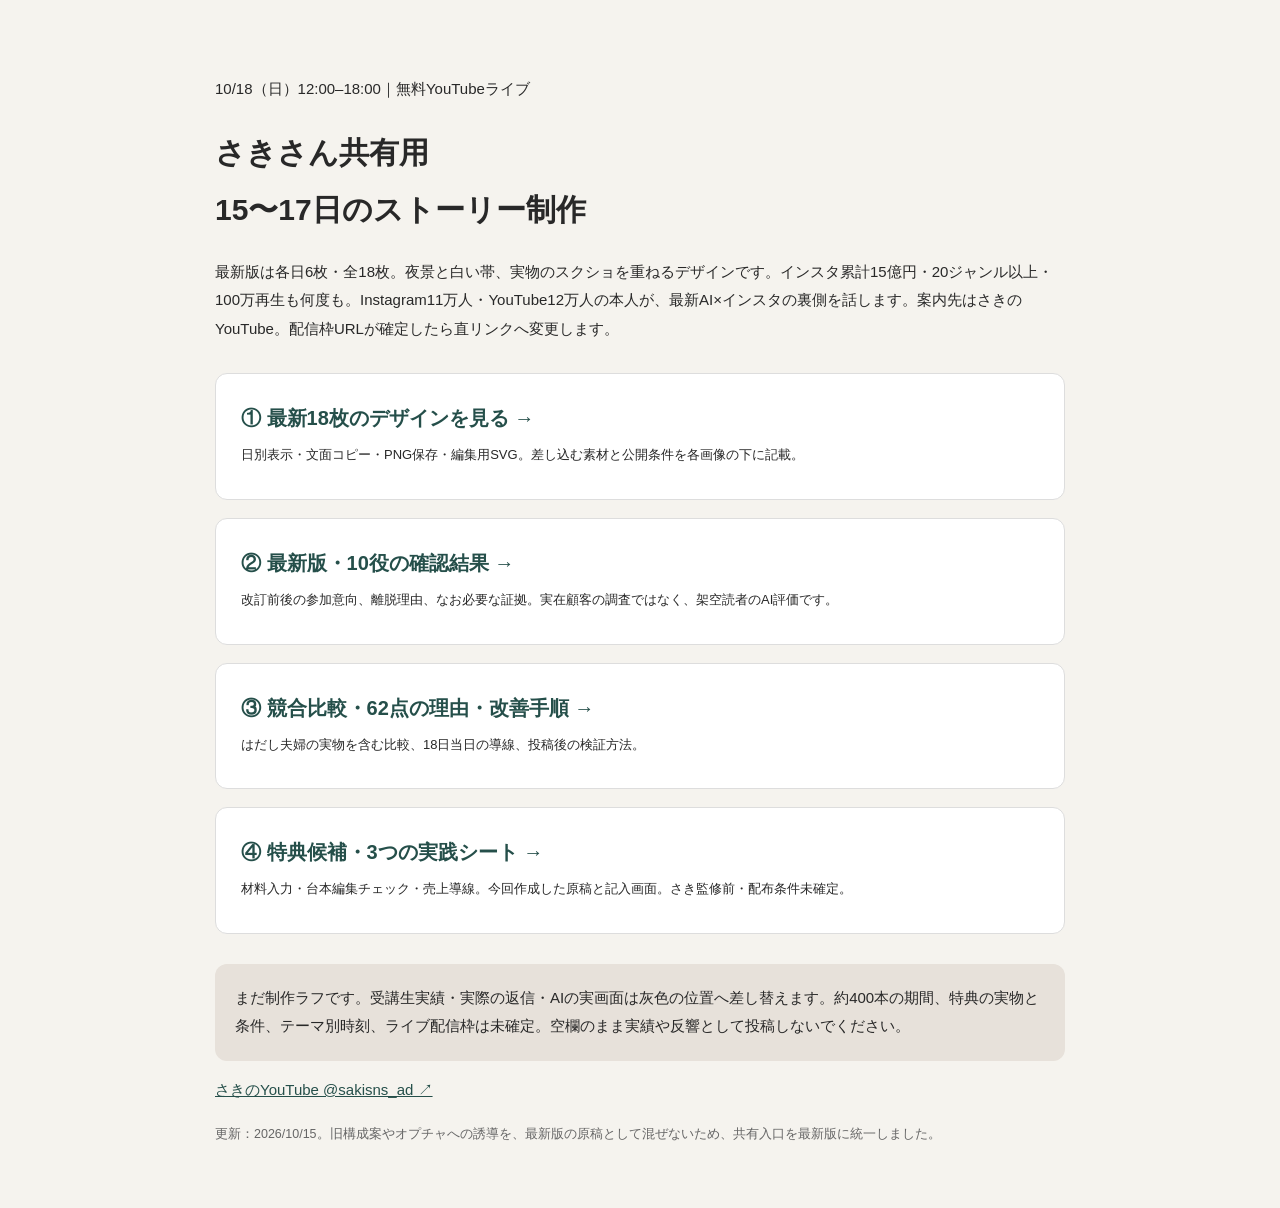
<file: index.html>
<!doctype html><html lang="ja"><meta charset="utf-8"><meta name="viewport" content="width=device-width,initial-scale=1"><meta name="robots" content="noindex,nofollow"><title>さき｜10/18ライブ ストーリー制作共有</title><style>body{margin:0;background:#f5f3ee;color:#282828;font:15px/1.9 -apple-system,BlinkMacSystemFont,"Hiragino Sans",sans-serif}main{max-width:850px;margin:auto;padding:60px 24px}h1{font-size:30px}a{color:#254f4a}.cards{display:grid;gap:18px;margin:30px 0}.card{background:#fff;padding:25px;border-radius:12px;border:1px solid #ddd;text-decoration:none;color:#282828}.card strong{font-size:20px;display:block;color:#254f4a}.card p{margin:6px 0;font-size:13px}.note{background:#e7e1da;padding:20px;border-radius:12px}small{color:#666}</style><main><p>10/18（日）12:00–18:00｜無料YouTubeライブ</p><h1>さきさん共有用<br>15〜17日のストーリー制作</h1><p>最新版は各日6枚・全18枚。夜景と白い帯、実物のスクショを重ねるデザインです。インスタ累計15億円・20ジャンル以上・100万再生も何度も。Instagram11万人・YouTube12万人の本人が、最新AI×インスタの裏側を話します。案内先はさきのYouTube。配信枠URLが確定したら直リンクへ変更します。</p><div class="cards"><a class="card" href="connected.html"><strong>① 最新18枚のデザインを見る →</strong><p>日別表示・文面コピー・PNG保存・編集用SVG。差し込む素材と公開条件を各画像の下に記載。</p></a><a class="card" href="final-check.html"><strong>② 最新版・10役の確認結果 →</strong><p>改訂前後の参加意向、離脱理由、なお必要な証拠。実在顧客の調査ではなく、架空読者のAI評価です。</p></a><a class="card" href="ai-review.html"><strong>③ 競合比較・62点の理由・改善手順 →</strong><p>はだし夫婦の実物を含む比較、18日当日の導線、投稿後の検証方法。</p></a><a class="card" href="bonus.html"><strong>④ 特典候補・3つの実践シート →</strong><p>材料入力・台本編集チェック・売上導線。今回作成した原稿と記入画面。さき監修前・配布条件未確定。</p></a></div><div class="note">まだ制作ラフです。受講生実績・実際の返信・AIの実画面は灰色の位置へ差し替えます。約400本の期間、特典の実物と条件、テーマ別時刻、ライブ配信枠は未確定。空欄のまま実績や反響として投稿しないでください。</div><p><a href="https://www.youtube.com/@sakisns_ad">さきのYouTube @sakisns_ad ↗</a></p><small>更新：2026/10/15。旧構成案やオプチャへの誘導を、最新版の原稿として混ぜないため、共有入口を最新版に統一しました。</small></main></html>
</file>
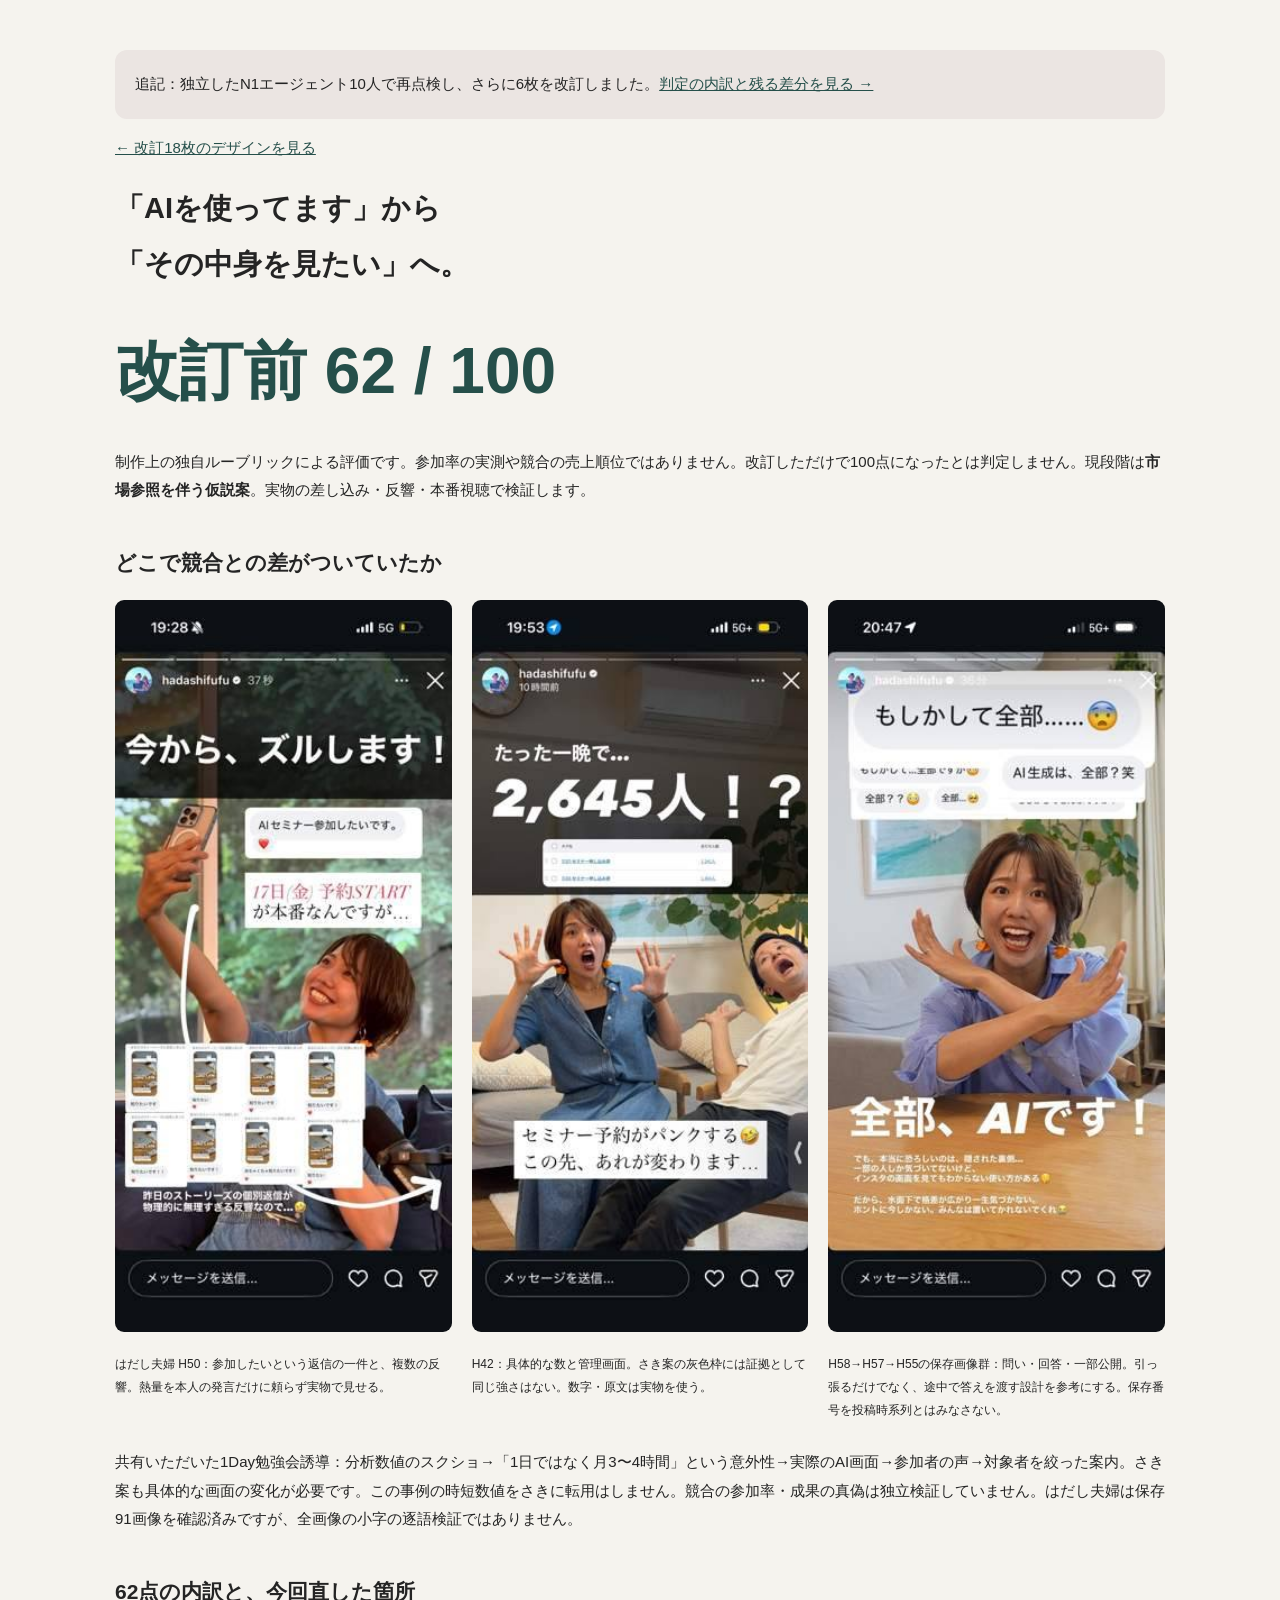
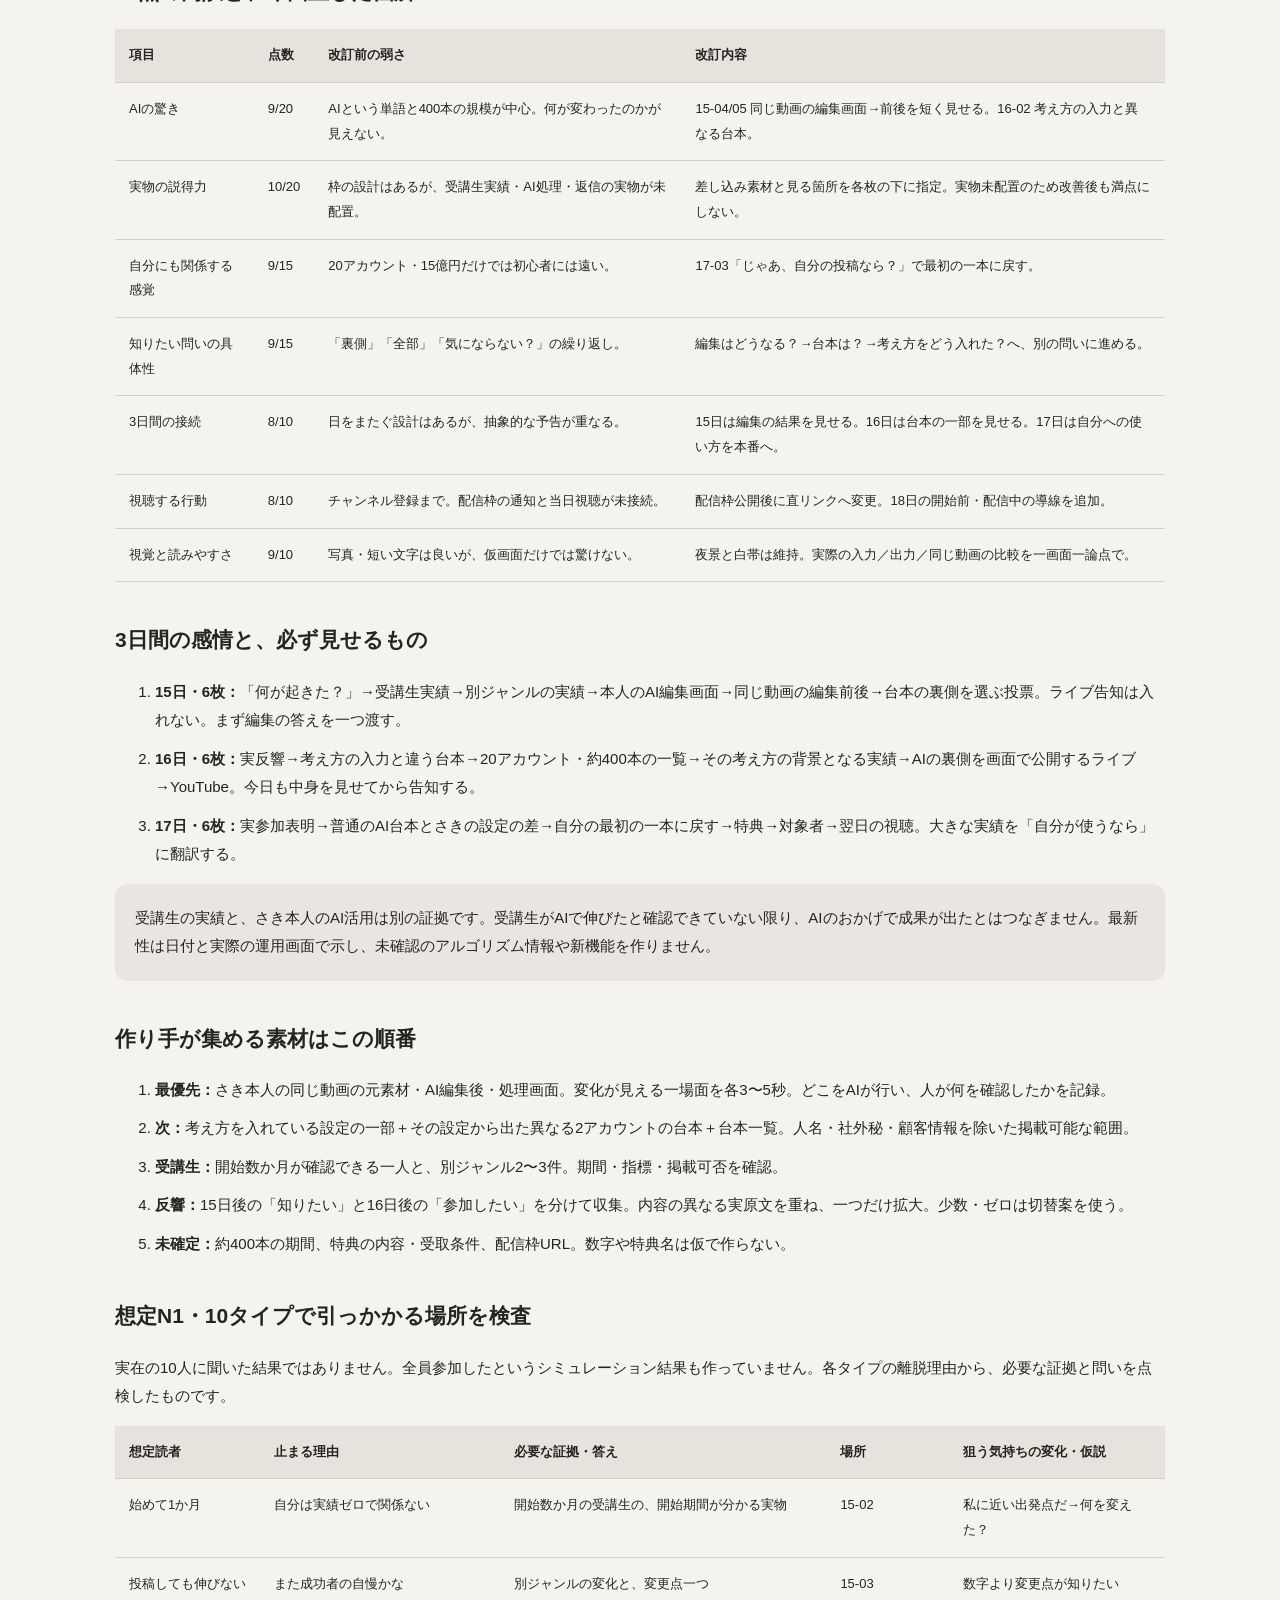
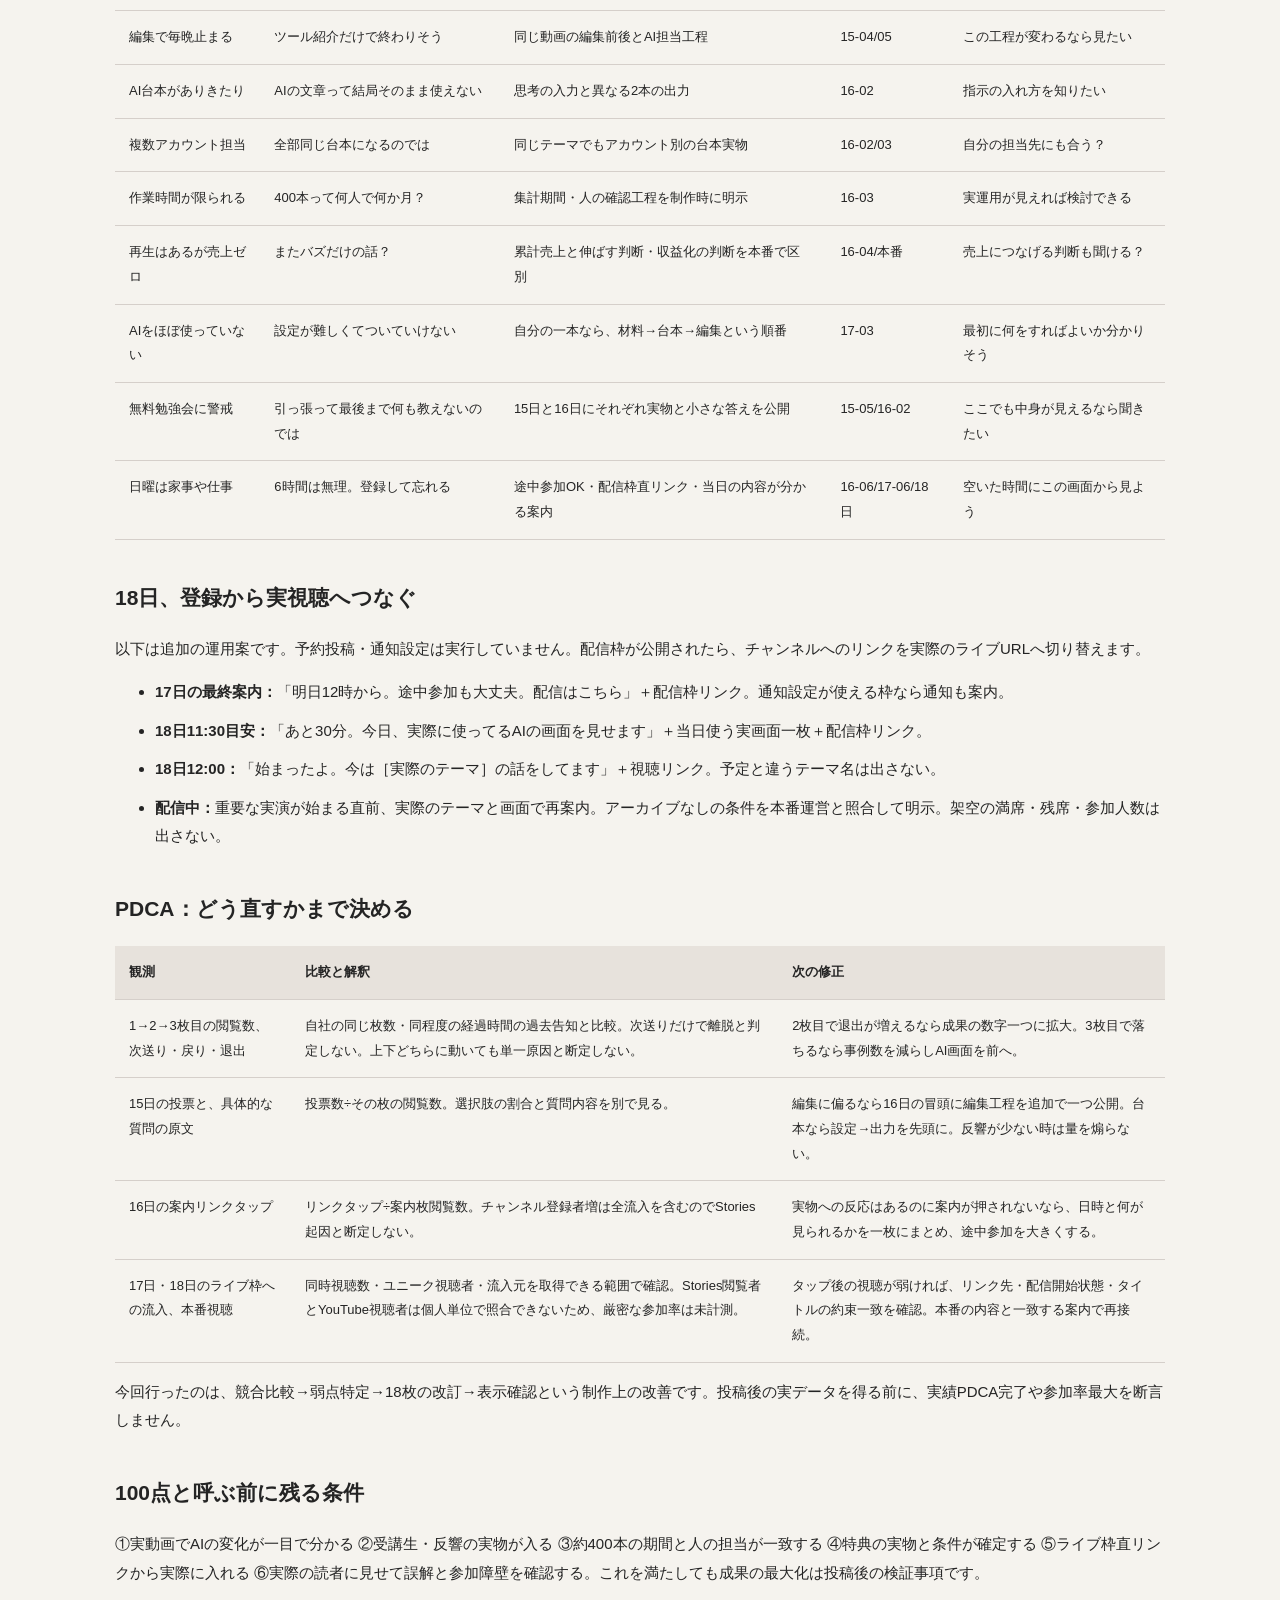
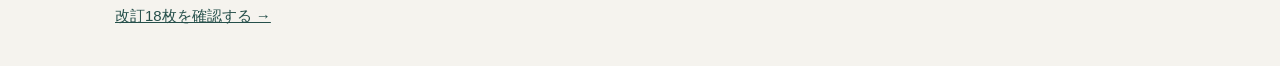
<file: ai-review.html>
<!doctype html><html lang="ja"><meta charset="utf-8"><meta name="viewport" content="width=device-width,initial-scale=1"><meta name="robots" content="noindex,nofollow"><title>AI告知｜辛口レビューと改善</title><style>body{background:#f5f3ee;color:#242424;font:15px/1.9 -apple-system,BlinkMacSystemFont,"Hiragino Sans",sans-serif;margin:0}main{max-width:1050px;margin:auto;padding:35px 24px}h1{font-size:29px}h2{font-size:21px;margin-top:38px}a{color:#254f4a}.score{font-size:64px;font-weight:800;color:#254f4a}.note{background:#ebe5e2;padding:20px;border-radius:12px}.table{overflow-x:auto}table{border-collapse:collapse;min-width:700px;width:100%;font-size:13px}td,th{padding:14px;vertical-align:top;border-bottom:1px solid #d5cfca;text-align:left}th{background:#e7e2dc}.refs{display:grid;grid-template-columns:repeat(3,1fr);gap:20px}.refs img{width:100%;border-radius:9px}.refs p{font-size:12px}li{margin:10px 0}@media(max-width:600px){.refs{grid-template-columns:1fr}.refs img{max-width:300px}}</style><main><p class="note">追記：独立したN1エージェント10人で再点検し、さらに6枚を改訂しました。<a href="n1-audit.html">判定の内訳と残る差分を見る →</a></p><a href="connected.html">← 改訂18枚のデザインを見る</a><h1>「AIを使ってます」から<br>「その中身を見たい」へ。</h1><div class="score">改訂前 62 / 100</div><p>制作上の独自ルーブリックによる評価です。参加率の実測や競合の売上順位ではありません。改訂しただけで100点になったとは判定しません。現段階は<strong>市場参照を伴う仮説案</strong>。実物の差し込み・反響・本番視聴で検証します。</p><h2>どこで競合との差がついていたか</h2><div class="refs"><div><img src="assets/ref-h50.jpg" alt="はだし夫婦の実反響を並べる事例"><p>はだし夫婦 H50：参加したいという返信の一件と、複数の反響。熱量を本人の発言だけに頼らず実物で見せる。</p></div><div><img src="assets/ref-h42.jpg" alt="はだし夫婦の申込数の画面"><p>H42：具体的な数と管理画面。さき案の灰色枠には証拠として同じ強さはない。数字・原文は実物を使う。</p></div><div><img src="assets/ref-h55.jpg" alt="はだし夫婦の問いと回答の例"><p>H58→H57→H55の保存画像群：問い・回答・一部公開。引っ張るだけでなく、途中で答えを渡す設計を参考にする。保存番号を投稿時系列とはみなさない。</p></div></div><p>共有いただいた1Day勉強会誘導：分析数値のスクショ→「1日ではなく月3〜4時間」という意外性→実際のAI画面→参加者の声→対象者を絞った案内。さき案も具体的な画面の変化が必要です。この事例の時短数値をさきに転用はしません。競合の参加率・成果の真偽は独立検証していません。はだし夫婦は保存91画像を確認済みですが、全画像の小字の逐語検証ではありません。</p><h2>62点の内訳と、今回直した箇所</h2><div class="table"><table><tr><th>項目</th><th>点数</th><th>改訂前の弱さ</th><th>改訂内容</th></tr><tr><td>AIの驚き</td><td>9/20</td><td>AIという単語と400本の規模が中心。何が変わったのかが見えない。</td><td>15-04/05 同じ動画の編集画面→前後を短く見せる。16-02 考え方の入力と異なる台本。</td></tr><tr><td>実物の説得力</td><td>10/20</td><td>枠の設計はあるが、受講生実績・AI処理・返信の実物が未配置。</td><td>差し込み素材と見る箇所を各枚の下に指定。実物未配置のため改善後も満点にしない。</td></tr><tr><td>自分にも関係する感覚</td><td>9/15</td><td>20アカウント・15億円だけでは初心者には遠い。</td><td>17-03「じゃあ、自分の投稿なら？」で最初の一本に戻す。</td></tr><tr><td>知りたい問いの具体性</td><td>9/15</td><td>「裏側」「全部」「気にならない？」の繰り返し。</td><td>編集はどうなる？→台本は？→考え方をどう入れた？へ、別の問いに進める。</td></tr><tr><td>3日間の接続</td><td>8/10</td><td>日をまたぐ設計はあるが、抽象的な予告が重なる。</td><td>15日は編集の結果を見せる。16日は台本の一部を見せる。17日は自分への使い方を本番へ。</td></tr><tr><td>視聴する行動</td><td>8/10</td><td>チャンネル登録まで。配信枠の通知と当日視聴が未接続。</td><td>配信枠公開後に直リンクへ変更。18日の開始前・配信中の導線を追加。</td></tr><tr><td>視覚と読みやすさ</td><td>9/10</td><td>写真・短い文字は良いが、仮画面だけでは驚けない。</td><td>夜景と白帯は維持。実際の入力／出力／同じ動画の比較を一画面一論点で。</td></tr></table></div><h2>3日間の感情と、必ず見せるもの</h2><ol><li><b>15日・6枚：</b>「何が起きた？」→受講生実績→別ジャンルの実績→本人のAI編集画面→同じ動画の編集前後→台本の裏側を選ぶ投票。ライブ告知は入れない。まず編集の答えを一つ渡す。</li><li><b>16日・6枚：</b>実反響→考え方の入力と違う台本→20アカウント・約400本の一覧→その考え方の背景となる実績→AIの裏側を画面で公開するライブ→YouTube。今日も中身を見せてから告知する。</li><li><b>17日・6枚：</b>実参加表明→普通のAI台本とさきの設定の差→自分の最初の一本に戻す→特典→対象者→翌日の視聴。大きな実績を「自分が使うなら」に翻訳する。</li></ol><p class="note">受講生の実績と、さき本人のAI活用は別の証拠です。受講生がAIで伸びたと確認できていない限り、AIのおかげで成果が出たとはつなぎません。最新性は日付と実際の運用画面で示し、未確認のアルゴリズム情報や新機能を作りません。</p><h2>作り手が集める素材はこの順番</h2><ol><li><b>最優先：</b>さき本人の同じ動画の元素材・AI編集後・処理画面。変化が見える一場面を各3〜5秒。どこをAIが行い、人が何を確認したかを記録。</li><li><b>次：</b>考え方を入れている設定の一部＋その設定から出た異なる2アカウントの台本＋台本一覧。人名・社外秘・顧客情報を除いた掲載可能な範囲。</li><li><b>受講生：</b>開始数か月が確認できる一人と、別ジャンル2〜3件。期間・指標・掲載可否を確認。</li><li><b>反響：</b>15日後の「知りたい」と16日後の「参加したい」を分けて収集。内容の異なる実原文を重ね、一つだけ拡大。少数・ゼロは切替案を使う。</li><li><b>未確定：</b>約400本の期間、特典の内容・受取条件、配信枠URL。数字や特典名は仮で作らない。</li></ol><h2>想定N1・10タイプで引っかかる場所を検査</h2><p>実在の10人に聞いた結果ではありません。全員参加したというシミュレーション結果も作っていません。各タイプの離脱理由から、必要な証拠と問いを点検したものです。</p><div class="table"><table><tr><th>想定読者</th><th>止まる理由</th><th>必要な証拠・答え</th><th>場所</th><th>狙う気持ちの変化・仮説</th></tr><tr><td>始めて1か月</td><td>自分は実績ゼロで関係ない</td><td>開始数か月の受講生の、開始期間が分かる実物</td><td>15-02</td><td>私に近い出発点だ→何を変えた？</td></tr><tr><td>投稿しても伸びない</td><td>また成功者の自慢かな</td><td>別ジャンルの変化と、変更点一つ</td><td>15-03</td><td>数字より変更点が知りたい</td></tr><tr><td>編集で毎晩止まる</td><td>ツール紹介だけで終わりそう</td><td>同じ動画の編集前後とAI担当工程</td><td>15-04/05</td><td>この工程が変わるなら見たい</td></tr><tr><td>AI台本がありきたり</td><td>AIの文章って結局そのまま使えない</td><td>思考の入力と異なる2本の出力</td><td>16-02</td><td>指示の入れ方を知りたい</td></tr><tr><td>複数アカウント担当</td><td>全部同じ台本になるのでは</td><td>同じテーマでもアカウント別の台本実物</td><td>16-02/03</td><td>自分の担当先にも合う？</td></tr><tr><td>作業時間が限られる</td><td>400本って何人で何か月？</td><td>集計期間・人の確認工程を制作時に明示</td><td>16-03</td><td>実運用が見えれば検討できる</td></tr><tr><td>再生はあるが売上ゼロ</td><td>またバズだけの話？</td><td>累計売上と伸ばす判断・収益化の判断を本番で区別</td><td>16-04/本番</td><td>売上につなげる判断も聞ける？</td></tr><tr><td>AIをほぼ使っていない</td><td>設定が難しくてついていけない</td><td>自分の一本なら、材料→台本→編集という順番</td><td>17-03</td><td>最初に何をすればよいか分かりそう</td></tr><tr><td>無料勉強会に警戒</td><td>引っ張って最後まで何も教えないのでは</td><td>15日と16日にそれぞれ実物と小さな答えを公開</td><td>15-05/16-02</td><td>ここでも中身が見えるなら聞きたい</td></tr><tr><td>日曜は家事や仕事</td><td>6時間は無理。登録して忘れる</td><td>途中参加OK・配信枠直リンク・当日の内容が分かる案内</td><td>16-06/17-06/18日</td><td>空いた時間にこの画面から見よう</td></tr></table></div><h2>18日、登録から実視聴へつなぐ</h2><p>以下は追加の運用案です。予約投稿・通知設定は実行していません。配信枠が公開されたら、チャンネルへのリンクを実際のライブURLへ切り替えます。</p><ul><li><b>17日の最終案内：</b>「明日12時から。途中参加も大丈夫。配信はこちら」＋配信枠リンク。通知設定が使える枠なら通知も案内。</li><li><b>18日11:30目安：</b>「あと30分。今日、実際に使ってるAIの画面を見せます」＋当日使う実画面一枚＋配信枠リンク。</li><li><b>18日12:00：</b>「始まったよ。今は［実際のテーマ］の話をしてます」＋視聴リンク。予定と違うテーマ名は出さない。</li><li><b>配信中：</b>重要な実演が始まる直前、実際のテーマと画面で再案内。アーカイブなしの条件を本番運営と照合して明示。架空の満席・残席・参加人数は出さない。</li></ul><h2>PDCA：どう直すかまで決める</h2><div class="table"><table><tr><th>観測</th><th>比較と解釈</th><th>次の修正</th></tr><tr><td>1→2→3枚目の閲覧数、次送り・戻り・退出</td><td>自社の同じ枚数・同程度の経過時間の過去告知と比較。次送りだけで離脱と判定しない。上下どちらに動いても単一原因と断定しない。</td><td>2枚目で退出が増えるなら成果の数字一つに拡大。3枚目で落ちるなら事例数を減らしAI画面を前へ。</td></tr><tr><td>15日の投票と、具体的な質問の原文</td><td>投票数÷その枚の閲覧数。選択肢の割合と質問内容を別で見る。</td><td>編集に偏るなら16日の冒頭に編集工程を追加で一つ公開。台本なら設定→出力を先頭に。反響が少ない時は量を煽らない。</td></tr><tr><td>16日の案内リンクタップ</td><td>リンクタップ÷案内枚閲覧数。チャンネル登録者増は全流入を含むのでStories起因と断定しない。</td><td>実物への反応はあるのに案内が押されないなら、日時と何が見られるかを一枚にまとめ、途中参加を大きくする。</td></tr><tr><td>17日・18日のライブ枠への流入、本番視聴</td><td>同時視聴数・ユニーク視聴者・流入元を取得できる範囲で確認。Stories閲覧者とYouTube視聴者は個人単位で照合できないため、厳密な参加率は未計測。</td><td>タップ後の視聴が弱ければ、リンク先・配信開始状態・タイトルの約束一致を確認。本番の内容と一致する案内で再接続。</td></tr></table></div><p>今回行ったのは、競合比較→弱点特定→18枚の改訂→表示確認という制作上の改善です。投稿後の実データを得る前に、実績PDCA完了や参加率最大を断言しません。</p><h2>100点と呼ぶ前に残る条件</h2><p>①実動画でAIの変化が一目で分かる ②受講生・反響の実物が入る ③約400本の期間と人の担当が一致する ④特典の実物と条件が確定する ⑤ライブ枠直リンクから実際に入れる ⑥実際の読者に見せて誤解と参加障壁を確認する。これを満たしても成果の最大化は投稿後の検証事項です。</p><a href="connected.html">改訂18枚を確認する →</a></main></html>
</file>
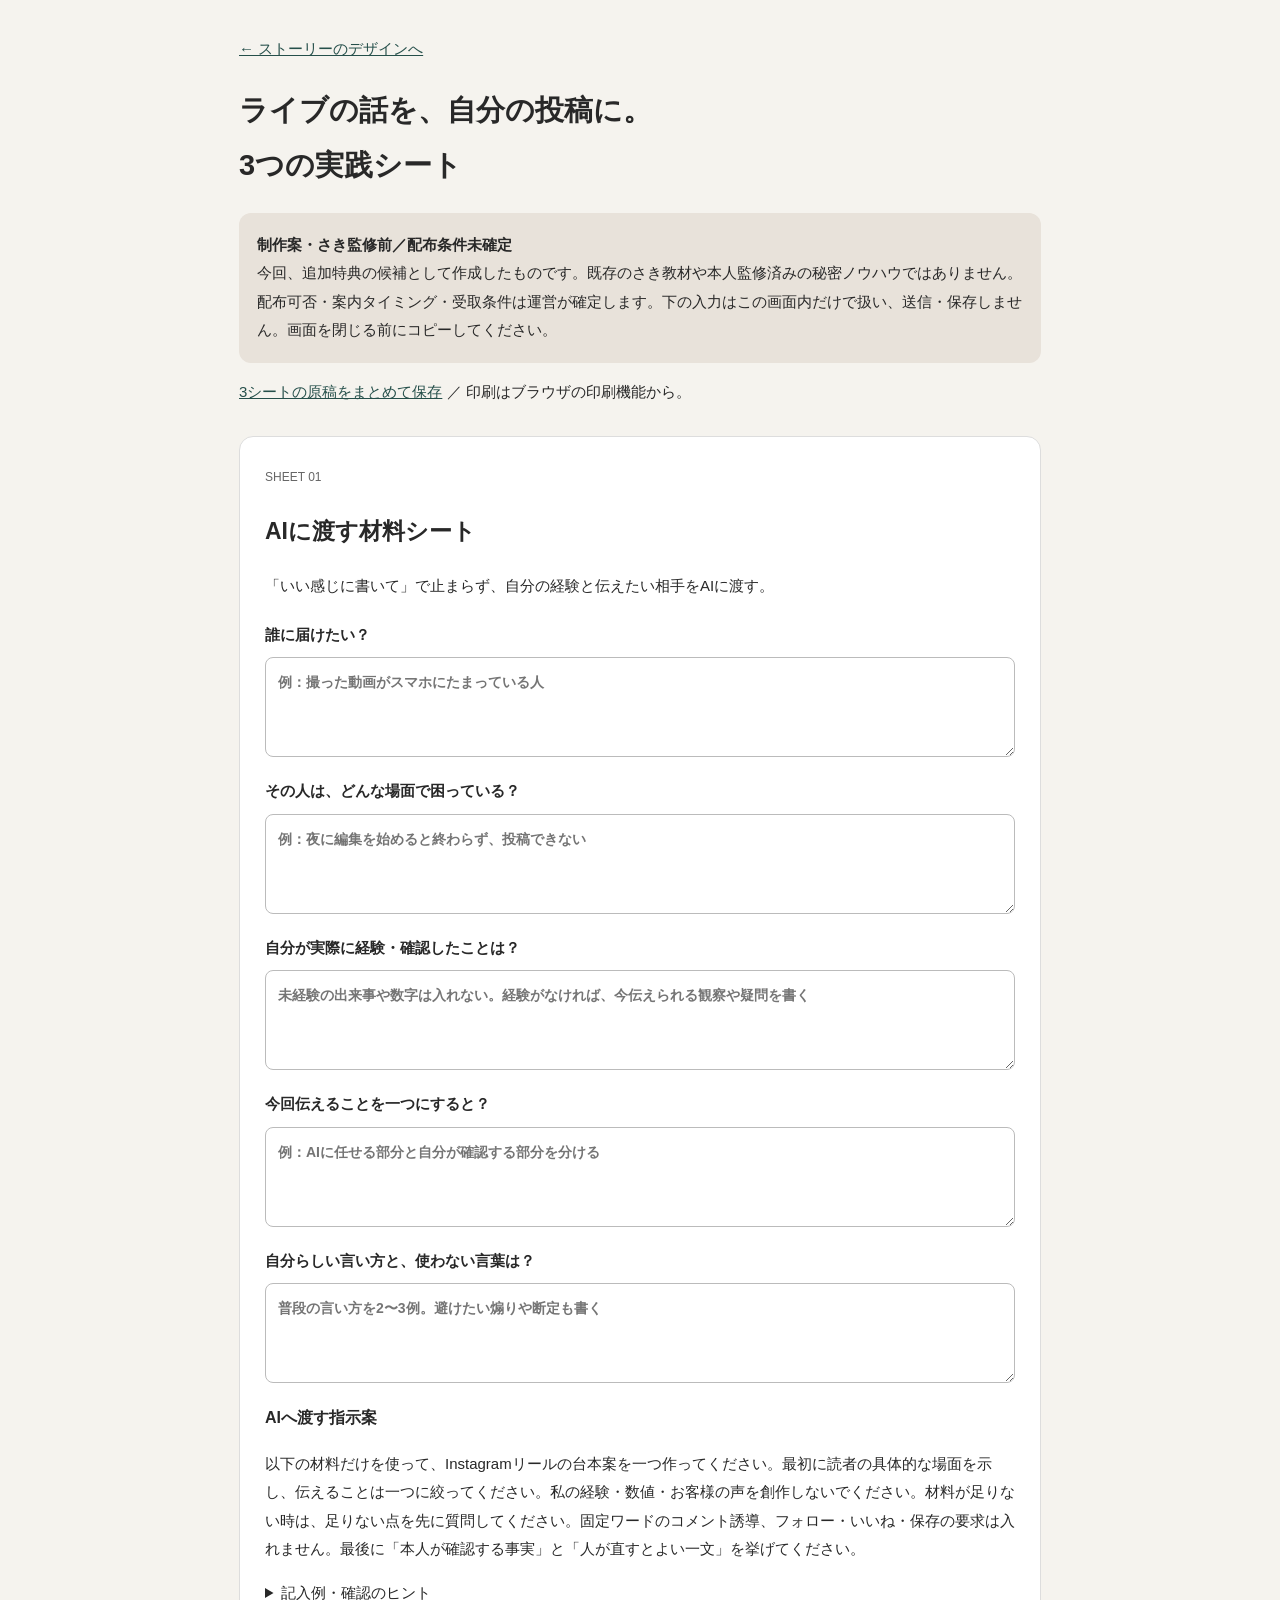
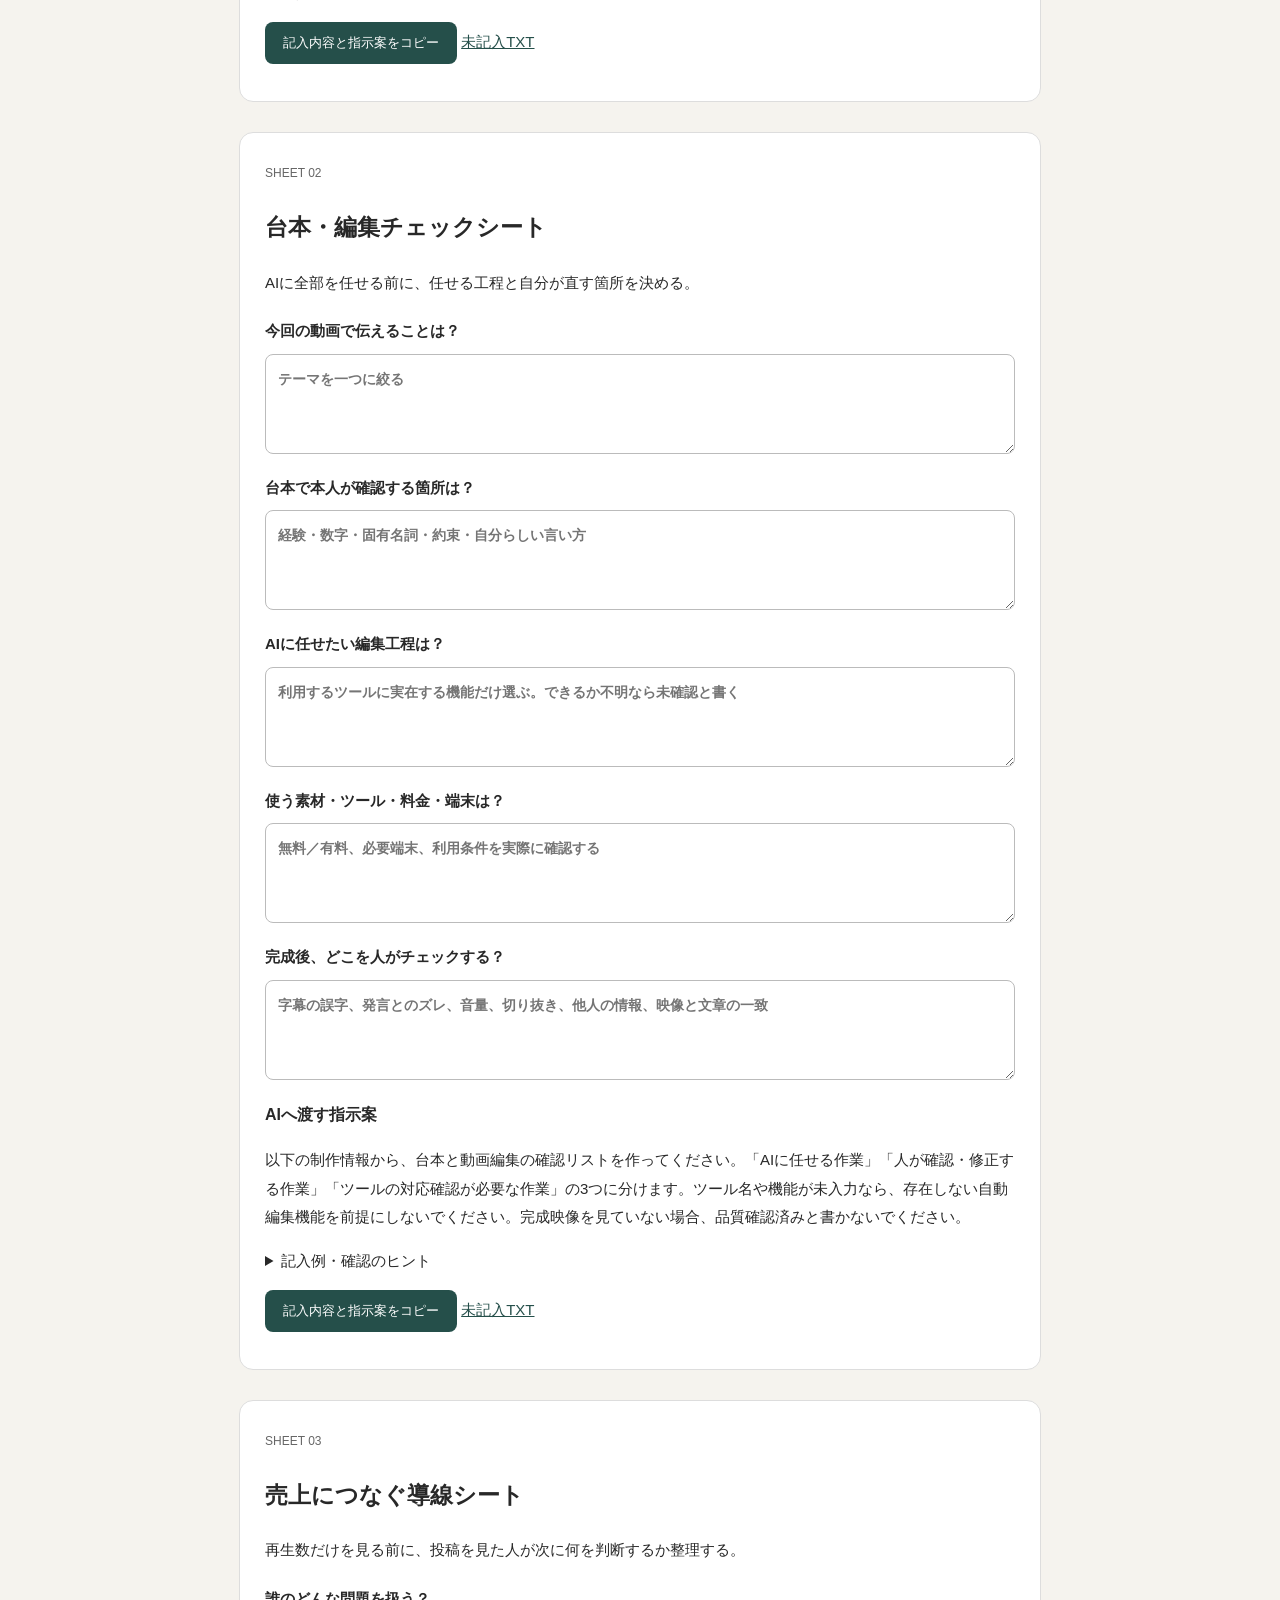
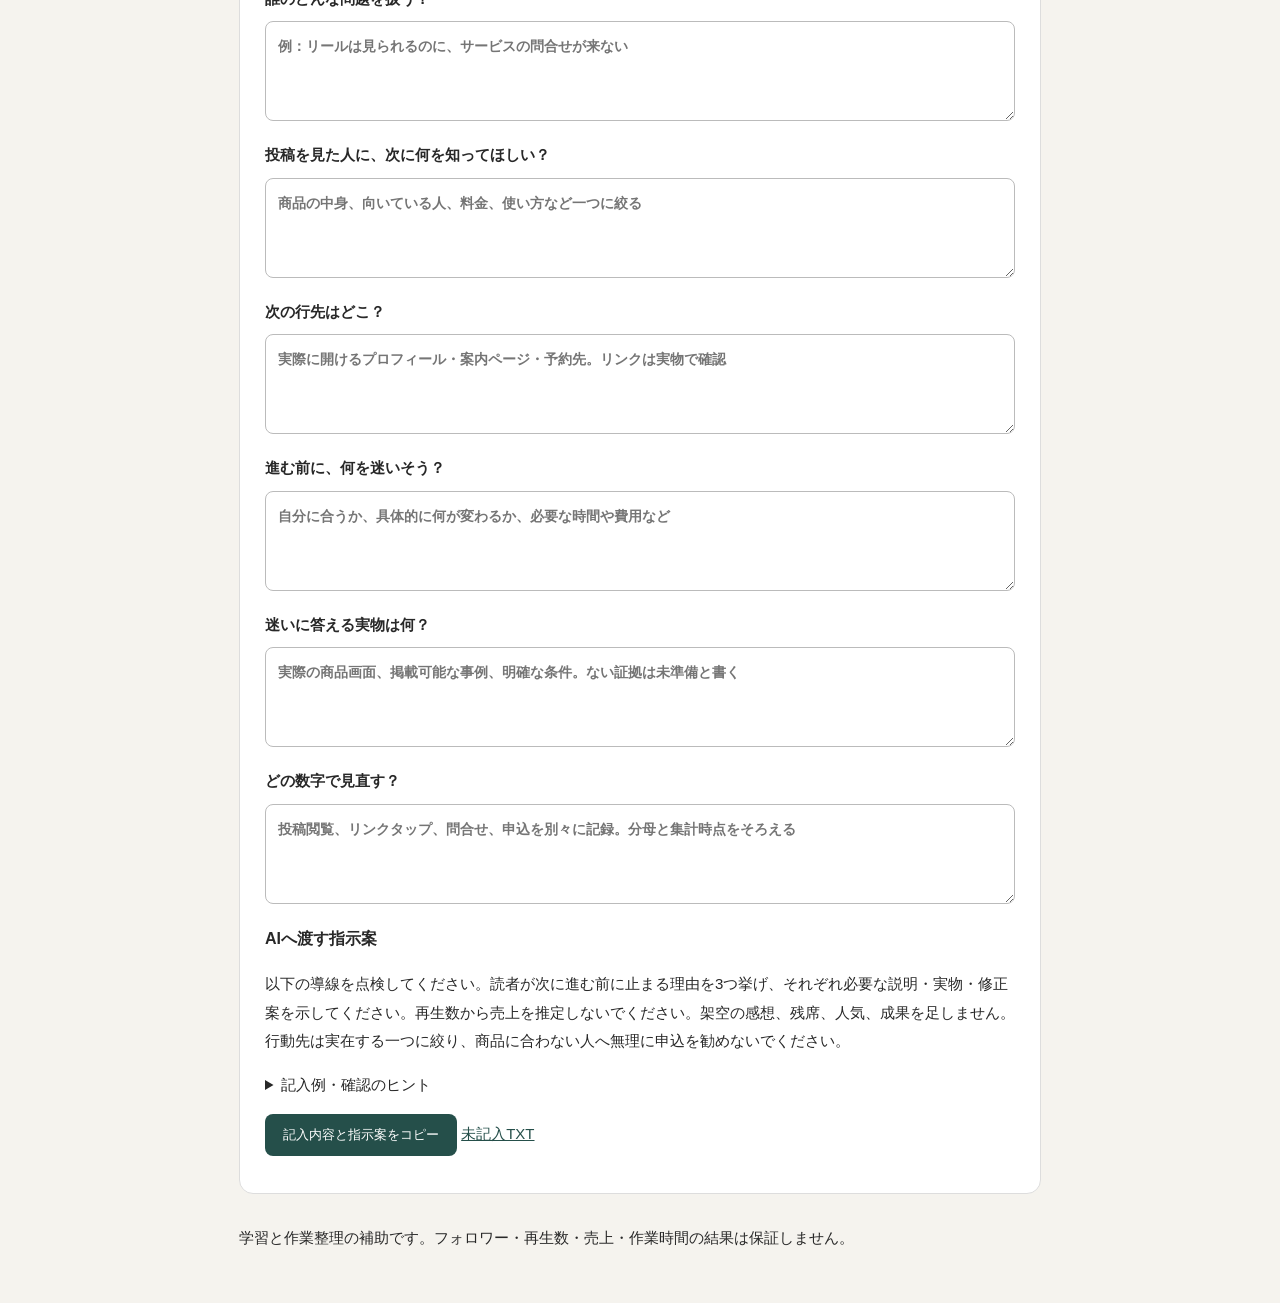
<file: bonus.html>
<!doctype html><html lang="ja"><meta charset="utf-8"><meta name="viewport" content="width=device-width,initial-scale=1"><meta name="robots" content="noindex,nofollow"><title>さき｜特典候補・3つの実践シート</title><style>*{box-sizing:border-box}body{margin:0;background:#f5f3ee;color:#282828;font:15px/1.9 -apple-system,BlinkMacSystemFont,"Hiragino Sans",sans-serif}main{max-width:850px;margin:auto;padding:35px 24px}h1{font-size:29px}h2{font-size:23px}h3{font-size:16px}a{color:#254f4a}section{background:white;border:1px solid #ddd;border-radius:14px;margin:30px 0;padding:25px}.note{background:#e8e2da;padding:18px;border-radius:12px}label{display:block;margin:20px 0;font-weight:600}textarea{display:block;width:100%;min-height:100px;font:inherit;font-size:14px;line-height:1.8;padding:12px;margin-top:8px;border:1px solid #bbb;border-radius:8px;resize:vertical}button{background:#254f4a;color:white;border:0;border-radius:8px;padding:12px 18px;margin-top:15px;cursor:pointer}.prompt,.example{white-space:pre-wrap}.status,small{font-size:12px;color:#666}@media print{button,.status{display:none}section{break-inside:avoid}}</style><main><a href="connected.html">← ストーリーのデザインへ</a><h1>ライブの話を、自分の投稿に。<br>3つの実践シート</h1><p class="note"><b>制作案・さき監修前／配布条件未確定</b><br>今回、追加特典の候補として作成したものです。既存のさき教材や本人監修済みの秘密ノウハウではありません。配布可否・案内タイミング・受取条件は運営が確定します。下の入力はこの画面内だけで扱い、送信・保存しません。画面を閉じる前にコピーしてください。</p><p><a href="bonus-draft.zip" download>3シートの原稿をまとめて保存</a> ／ 印刷はブラウザの印刷機能から。</p><section id="sheet-01"><small>SHEET 01</small><h2>AIに渡す材料シート</h2><p>「いい感じに書いて」で止まらず、自分の経験と伝えたい相手をAIに渡す。</p><label>誰に届けたい？<textarea placeholder="例：撮った動画がスマホにたまっている人"></textarea></label><label>その人は、どんな場面で困っている？<textarea placeholder="例：夜に編集を始めると終わらず、投稿できない"></textarea></label><label>自分が実際に経験・確認したことは？<textarea placeholder="未経験の出来事や数字は入れない。経験がなければ、今伝えられる観察や疑問を書く"></textarea></label><label>今回伝えることを一つにすると？<textarea placeholder="例：AIに任せる部分と自分が確認する部分を分ける"></textarea></label><label>自分らしい言い方と、使わない言葉は？<textarea placeholder="普段の言い方を2〜3例。避けたい煽りや断定も書く"></textarea></label><h3>AIへ渡す指示案</h3><p class="prompt">以下の材料だけを使って、Instagramリールの台本案を一つ作ってください。最初に読者の具体的な場面を示し、伝えることは一つに絞ってください。私の経験・数値・お客様の声を創作しないでください。材料が足りない時は、足りない点を先に質問してください。固定ワードのコメント誘導、フォロー・いいね・保存の要求は入れません。最後に「本人が確認する事実」と「人が直すとよい一文」を挙げてください。</p><details><summary>記入例・確認のヒント</summary><p class="example">想定読者：編集で投稿が止まる人
困る場面：撮った動画がスマホにたまっている
今回の主題：AIと人の担当を分ける
台本の入口例：スマホに撮ったままの動画、たまってない？
これは記入例であり、さきの運用成果や受講生の声ではありません。</p></details><button data-copy="01">記入内容と指示案をコピー</button> <a href="bonus/01-sheet.txt" download>未記入TXT</a><p class="status" role="status"></p></section><section id="sheet-02"><small>SHEET 02</small><h2>台本・編集チェックシート</h2><p>AIに全部を任せる前に、任せる工程と自分が直す箇所を決める。</p><label>今回の動画で伝えることは？<textarea placeholder="テーマを一つに絞る"></textarea></label><label>台本で本人が確認する箇所は？<textarea placeholder="経験・数字・固有名詞・約束・自分らしい言い方"></textarea></label><label>AIに任せたい編集工程は？<textarea placeholder="利用するツールに実在する機能だけ選ぶ。できるか不明なら未確認と書く"></textarea></label><label>使う素材・ツール・料金・端末は？<textarea placeholder="無料／有料、必要端末、利用条件を実際に確認する"></textarea></label><label>完成後、どこを人がチェックする？<textarea placeholder="字幕の誤字、発言とのズレ、音量、切り抜き、他人の情報、映像と文章の一致"></textarea></label><h3>AIへ渡す指示案</h3><p class="prompt">以下の制作情報から、台本と動画編集の確認リストを作ってください。「AIに任せる作業」「人が確認・修正する作業」「ツールの対応確認が必要な作業」の3つに分けます。ツール名や機能が未入力なら、存在しない自動編集機能を前提にしないでください。完成映像を見ていない場合、品質確認済みと書かないでください。</p><details><summary>記入例・確認のヒント</summary><p class="example">編集前後は同じ元動画の同じ場面で比較する。
処理待ち時間と人の修正時間は別に記録する。
「完全自動」と言う前に、人の確認や修正が残っていないか確認する。</p></details><button data-copy="02">記入内容と指示案をコピー</button> <a href="bonus/02-sheet.txt" download>未記入TXT</a><p class="status" role="status"></p></section><section id="sheet-03"><small>SHEET 03</small><h2>売上につなぐ導線シート</h2><p>再生数だけを見る前に、投稿を見た人が次に何を判断するか整理する。</p><label>誰のどんな問題を扱う？<textarea placeholder="例：リールは見られるのに、サービスの問合せが来ない"></textarea></label><label>投稿を見た人に、次に何を知ってほしい？<textarea placeholder="商品の中身、向いている人、料金、使い方など一つに絞る"></textarea></label><label>次の行先はどこ？<textarea placeholder="実際に開けるプロフィール・案内ページ・予約先。リンクは実物で確認"></textarea></label><label>進む前に、何を迷いそう？<textarea placeholder="自分に合うか、具体的に何が変わるか、必要な時間や費用など"></textarea></label><label>迷いに答える実物は何？<textarea placeholder="実際の商品画面、掲載可能な事例、明確な条件。ない証拠は未準備と書く"></textarea></label><label>どの数字で見直す？<textarea placeholder="投稿閲覧、リンクタップ、問合せ、申込を別々に記録。分母と集計時点をそろえる"></textarea></label><h3>AIへ渡す指示案</h3><p class="prompt">以下の導線を点検してください。読者が次に進む前に止まる理由を3つ挙げ、それぞれ必要な説明・実物・修正案を示してください。再生数から売上を推定しないでください。架空の感想、残席、人気、成果を足しません。行動先は実在する一つに絞り、商品に合わない人へ無理に申込を勧めないでください。</p><details><summary>記入例・確認のヒント</summary><p class="example">再生が増えたことと、申込が増えたことは別。
投稿→案内ページ→申込で、それぞれ何を見て何を判断するか書く。
視聴者が同一人物か分からない集計を掛け合わせて成約率を作らない。</p></details><button data-copy="03">記入内容と指示案をコピー</button> <a href="bonus/03-sheet.txt" download>未記入TXT</a><p class="status" role="status"></p></section><p>学習と作業整理の補助です。フォロワー・再生数・売上・作業時間の結果は保証しません。</p></main><script>document.addEventListener('click',async e=>{const button=e.target.closest('button[data-copy]');if(!button)return;const s=button.closest('section');const fields=[...s.querySelectorAll('label')].map(l=>l.childNodes[0].textContent.trim()+'\n'+l.querySelector('textarea').value).join('\n\n');const text=s.querySelector('h2').textContent+'\n\n'+fields+'\n\n'+s.querySelector('.prompt').textContent;try{await navigator.clipboard.writeText(text);s.querySelector('.status').textContent='記入内容と指示案をコピーしました。'}catch{s.querySelector('.status').textContent='コピーできません。記入内容を選択して保存してください。';}});</script></html>
</file>
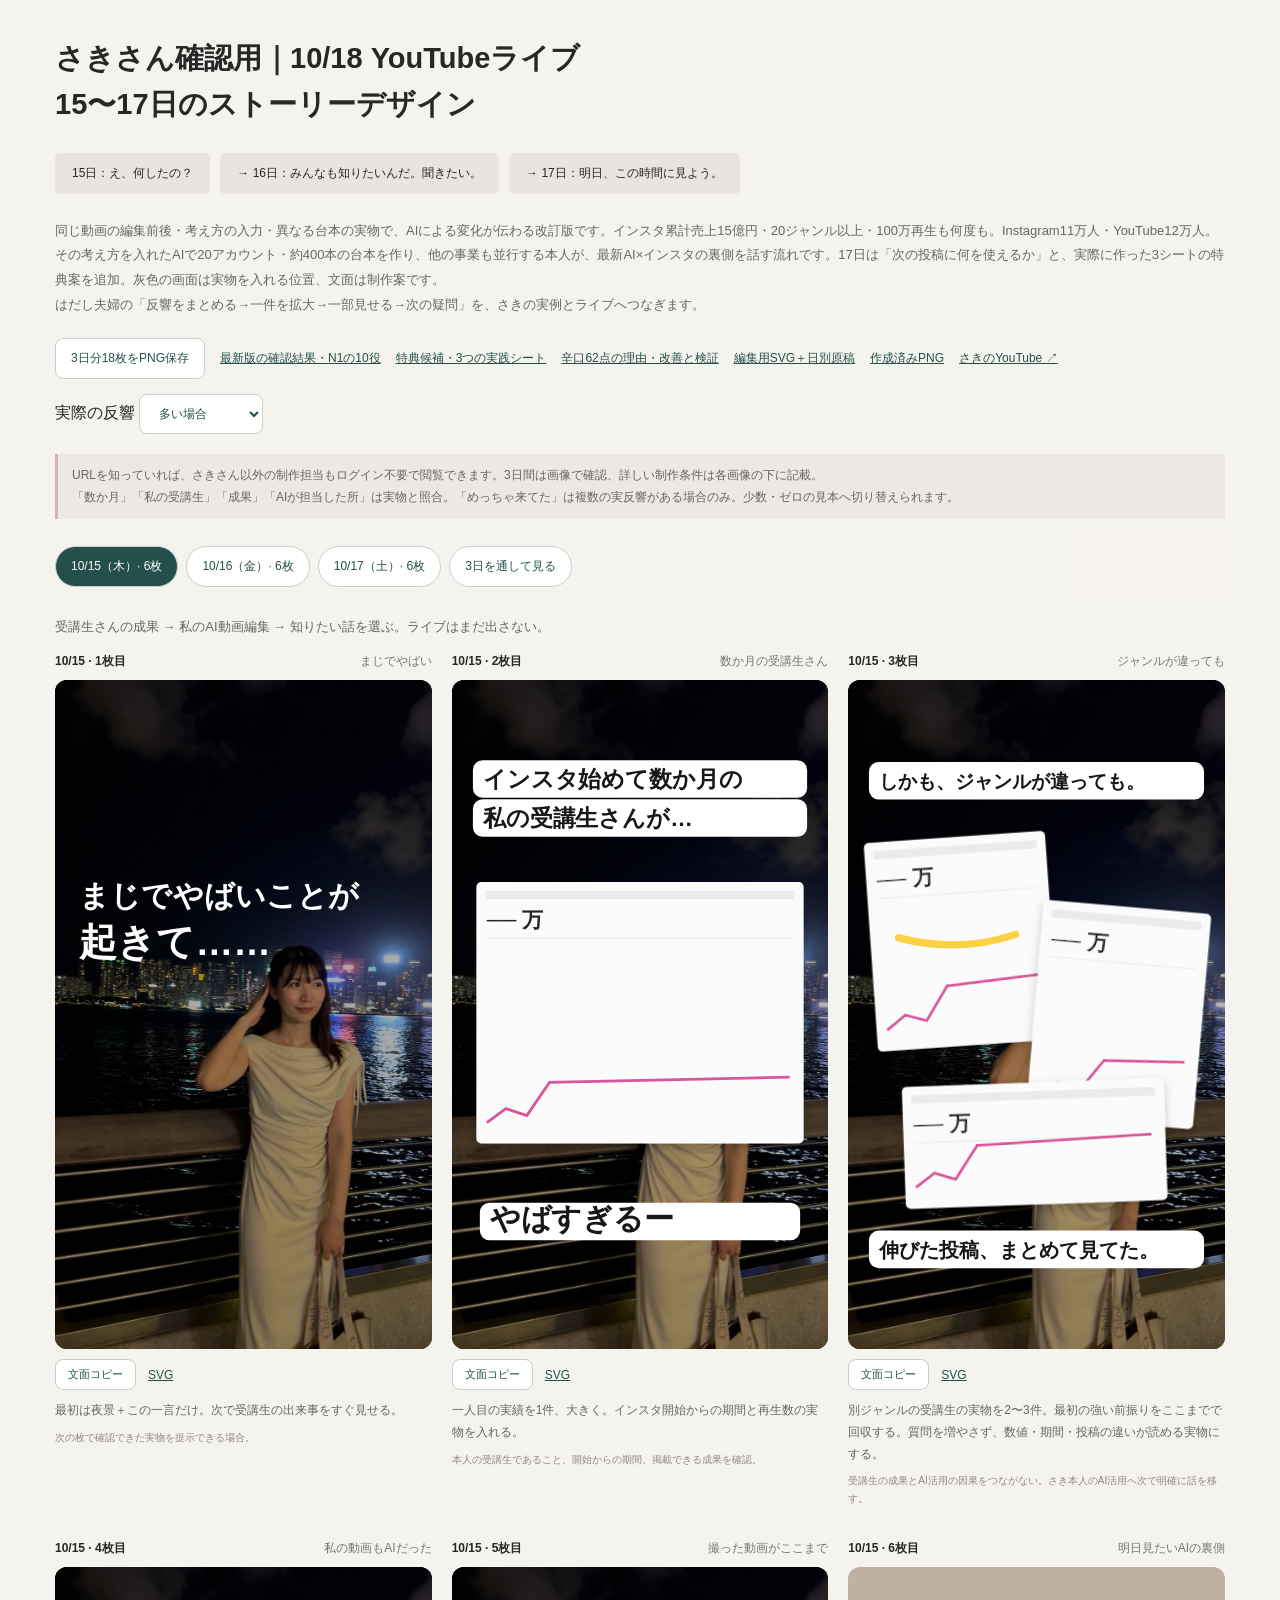
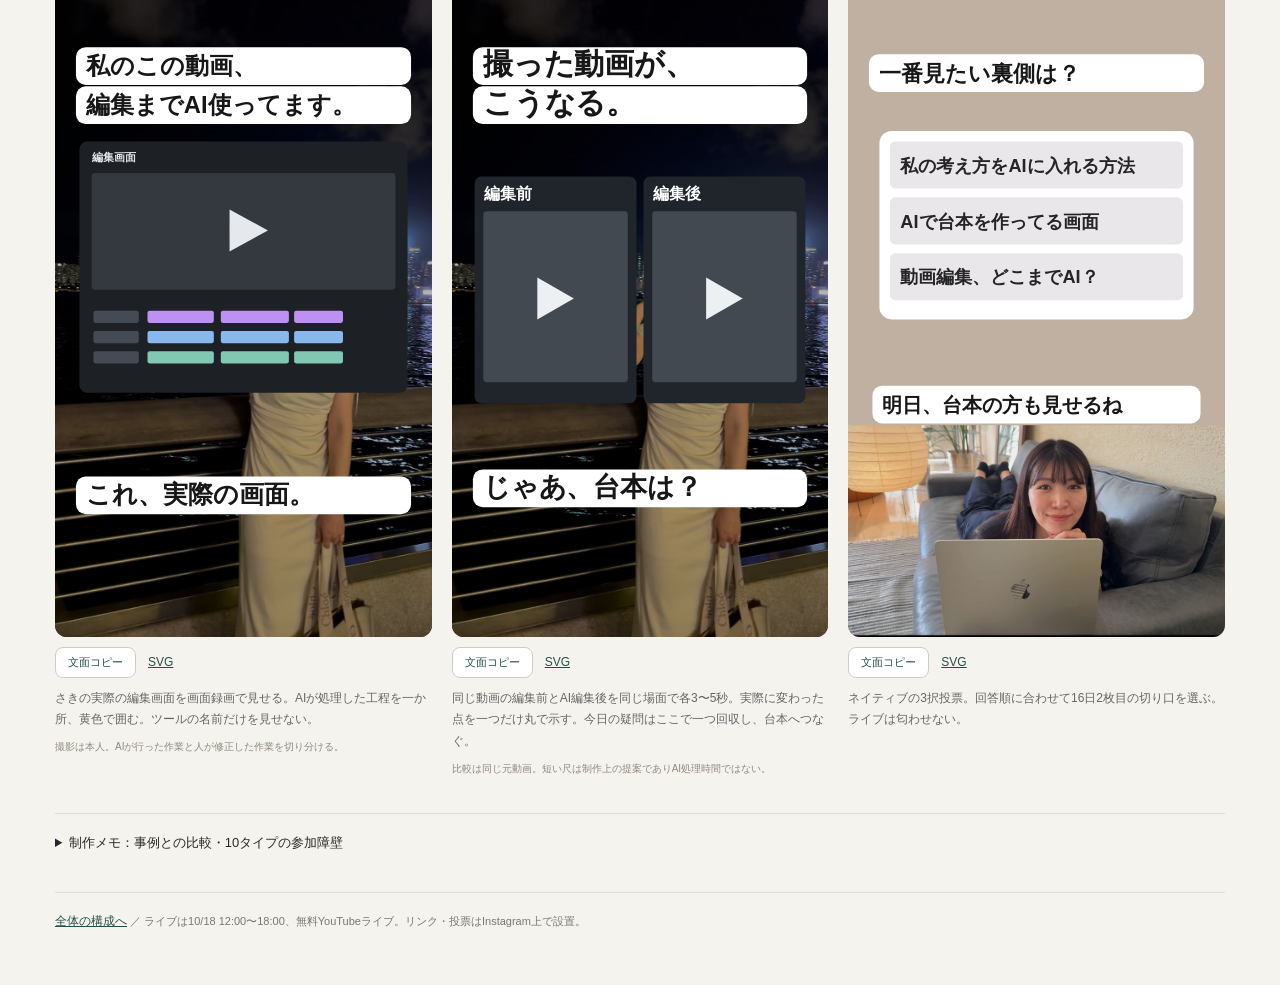
<file: connected.html>
<!doctype html><html lang="ja"><head><meta charset="utf-8"><meta name="viewport" content="width=device-width,initial-scale=1"><meta name="robots" content="noindex,nofollow"><title>さき｜15〜17日 つながるストーリーラフ</title><style>*{box-sizing:border-box}body{margin:0;background:#f5f3ee;color:#272727;font-family:-apple-system,BlinkMacSystemFont,"Hiragino Sans",sans-serif}main{max-width:1220px;margin:auto;padding:35px 25px}h1{font-size:29px;line-height:1.6;margin:0 0 14px}p{font-size:13px;line-height:1.9;color:#666}.bridge{display:flex;gap:10px;flex-wrap:wrap;margin:25px 0}.bridge span{font-size:12px;background:#e9e4e1;padding:12px 17px;border-radius:5px}.actions{display:flex;gap:15px;align-items:center;flex-wrap:wrap;margin:20px 0}button,a,select{font:inherit;font-size:12px;color:#254f4a}button,select{padding:11px 15px;background:white;border:1px solid #ccc;border-radius:8px;cursor:pointer}.tabs{display:flex;gap:8px;flex-wrap:wrap;position:sticky;top:0;background:#f5f3eef5;padding:15px 0;z-index:5}.tabs button{border-radius:25px}.tabs button[aria-pressed=true]{background:#254f4a;color:white}#samples{display:grid;grid-template-columns:repeat(3,minmax(0,1fr));gap:32px 20px}figure{margin:0;min-width:0}.label{font-size:12px;margin-bottom:10px;font-weight:700;display:flex;justify-content:space-between;gap:7px}.label span{font-weight:400;color:#777}img{display:block;width:100%;border-radius:12px}figcaption{font-size:12px;line-height:1.8;color:#666;margin-top:10px}figcaption small{display:block;font-size:10px;color:#918780;margin-top:7px}.card-actions{display:flex;gap:12px;align-items:center;margin-top:10px}.card-actions button{font-size:11px;padding:7px 12px}.note{font-size:12px;border-left:3px solid #d4b1ba;padding:10px 14px;background:#ede7e5}footer{margin-top:40px;border-top:1px solid #ddd;padding:20px 0;font-size:11px;color:#777}@media(max-width:950px){#samples{grid-template-columns:repeat(2,minmax(0,1fr))}}@media(max-width:550px){#samples{grid-template-columns:1fr}h1{font-size:24px}.label{font-size:12px}}</style></head><body><main><h1>さきさん確認用｜10/18 YouTubeライブ<br>15〜17日のストーリーデザイン</h1><div class="bridge"><span>15日：え、何したの？</span><span>→ 16日：みんなも知りたいんだ。聞きたい。</span><span>→ 17日：明日、この時間に見よう。</span></div><p>同じ動画の編集前後・考え方の入力・異なる台本の実物で、AIによる変化が伝わる改訂版です。インスタ累計売上15億円・20ジャンル以上・100万再生も何度も。Instagram11万人・YouTube12万人。その考え方を入れたAIで20アカウント・約400本の台本を作り、他の事業も並行する本人が、最新AI×インスタの裏側を話す流れです。17日は「次の投稿に何を使えるか」と、実際に作った3シートの特典案を追加。灰色の画面は実物を入れる位置、文面は制作案です。<br>はだし夫婦の「反響をまとめる→一件を拡大→一部見せる→次の疑問」を、さきの実例とライブへつなぎます。</p><div class="actions"><button id="export">3日分18枚をPNG保存</button><a href="final-check.html">最新版の確認結果・N1の10役</a><a href="bonus.html">特典候補・3つの実践シート</a><a href="ai-review.html">辛口62点の理由・改善と検証</a><a href="connected-svg.zip" download>編集用SVG＋日別原稿</a><a href="connected-png.zip" download>作成済みPNG</a><a href="https://www.youtube.com/@sakisns_ad" target="_blank" rel="noopener">さきのYouTube ↗</a><label>実際の反響 <select id="reaction"><option value="high">多い場合</option><option value="low">少数の場合</option><option value="none">まだ無い場合</option></select></label></div><p class="note">URLを知っていれば、さきさん以外の制作担当もログイン不要で閲覧できます。3日間は画像で確認、詳しい制作条件は各画像の下に記載。<br>「数か月」「私の受講生」「成果」「AIが担当した所」は実物と照合。「めっちゃ来てた」は複数の実反響がある場合のみ。少数・ゼロの見本へ切り替えられます。</p><div class="tabs"><button data-day="15">10/15（木）· 6枚</button><button data-day="16">10/16（金）· 6枚</button><button data-day="17">10/17（土）· 6枚</button><button data-day="all">3日を通して見る</button></div><p id="lead"></p><p id="status" role="status"></p><div id="samples"></div><details style="margin-top:35px;border-top:1px solid #ddd;padding-top:20px"><summary style="cursor:pointer;font-size:13px">制作メモ：事例との比較・10タイプの参加障壁</summary><p>はだし夫婦：実反響の集合→一件拡大→一部公開。共有された1Day勉強会の事例：運用の数字→AIの違い→声と対象者→参加案内。今回は本人の規模・思考の移植・AI編集・YouTubeへ接続します。</p><p>以下は想定する10タイプへの定性的レビューです。実在する10人に見せて得た感想・参加テストではありません。</p><p><b>インスタを始めたばかり</b><br>数か月の受講生の実物が、自分にも関係する入口になる。開始期間と出発点が近い事例が必要。</p><p><b>投稿が伸びない</b><br>成功例の羅列だけでは止まる。どこを変えたかを一つ、今日の画面で見せる。</p><p><b>作業時間が足りない</b><br>20アカウント・約400本で運用規模を伝える。作成期間と人の担当が見えない点は実演で回収。</p><p><b>AIの出力がしっくり来ない</b><br>「私の考え方を入れたAI」が聞きたい理由。考え方をどう渡したか、実物を見せる。</p><p><b>動画編集が苦手</b><br>本人の動画の編集前後と操作画面で期待を作る。AIが担う作業の範囲を合わせる。</p><p><b>複数アカウントの担当者</b><br>20アカウントと20ジャンルを分離。ジャンルごとの違いも話すと分かる資料を用意。</p><p><b>再生しても売上につながらない</b><br>累計15億円を、自分が聞きたい導線・判断へ接続。再生数から売上を推定しない。</p><p><b>無料セミナーに警戒する</b><br>プレゼントだけで引かず、15日・16日に実物と小さな答えを見せる。</p><p><b>日曜の時間が限られる</b><br>12〜18時と途中参加OKを明示。テーマ別の時刻は運営確定後、当日の視聴枠へ。</p><p><b>すでにチャンネル登録している</b><br>再登録は不要。配信枠が出たら通知設定と、18日12時の視聴へ。</p><p>更新済み条件：特別プレゼントあり。今回の3シートは追加特典の候補として作成。既存特典と同じものにするか・追加するか・受取条件はさきさん側で確定。約400本の集計期間も要照合。数値は共有済みの累計15億円・年商8億円を分離。Instagram11万人・YouTube12万人は最新のユーザー訂正値。実際の反響に応じて画面上で分岐を選んでください。</p></details><footer><a href="index.html">全体の構成へ</a> ／ ライブは10/18 12:00〜18:00、無料YouTubeライブ。リンク・投票はInstagram上で設置。</footer></main><script src="connected.js?v=7"></script></body></html>
</file>
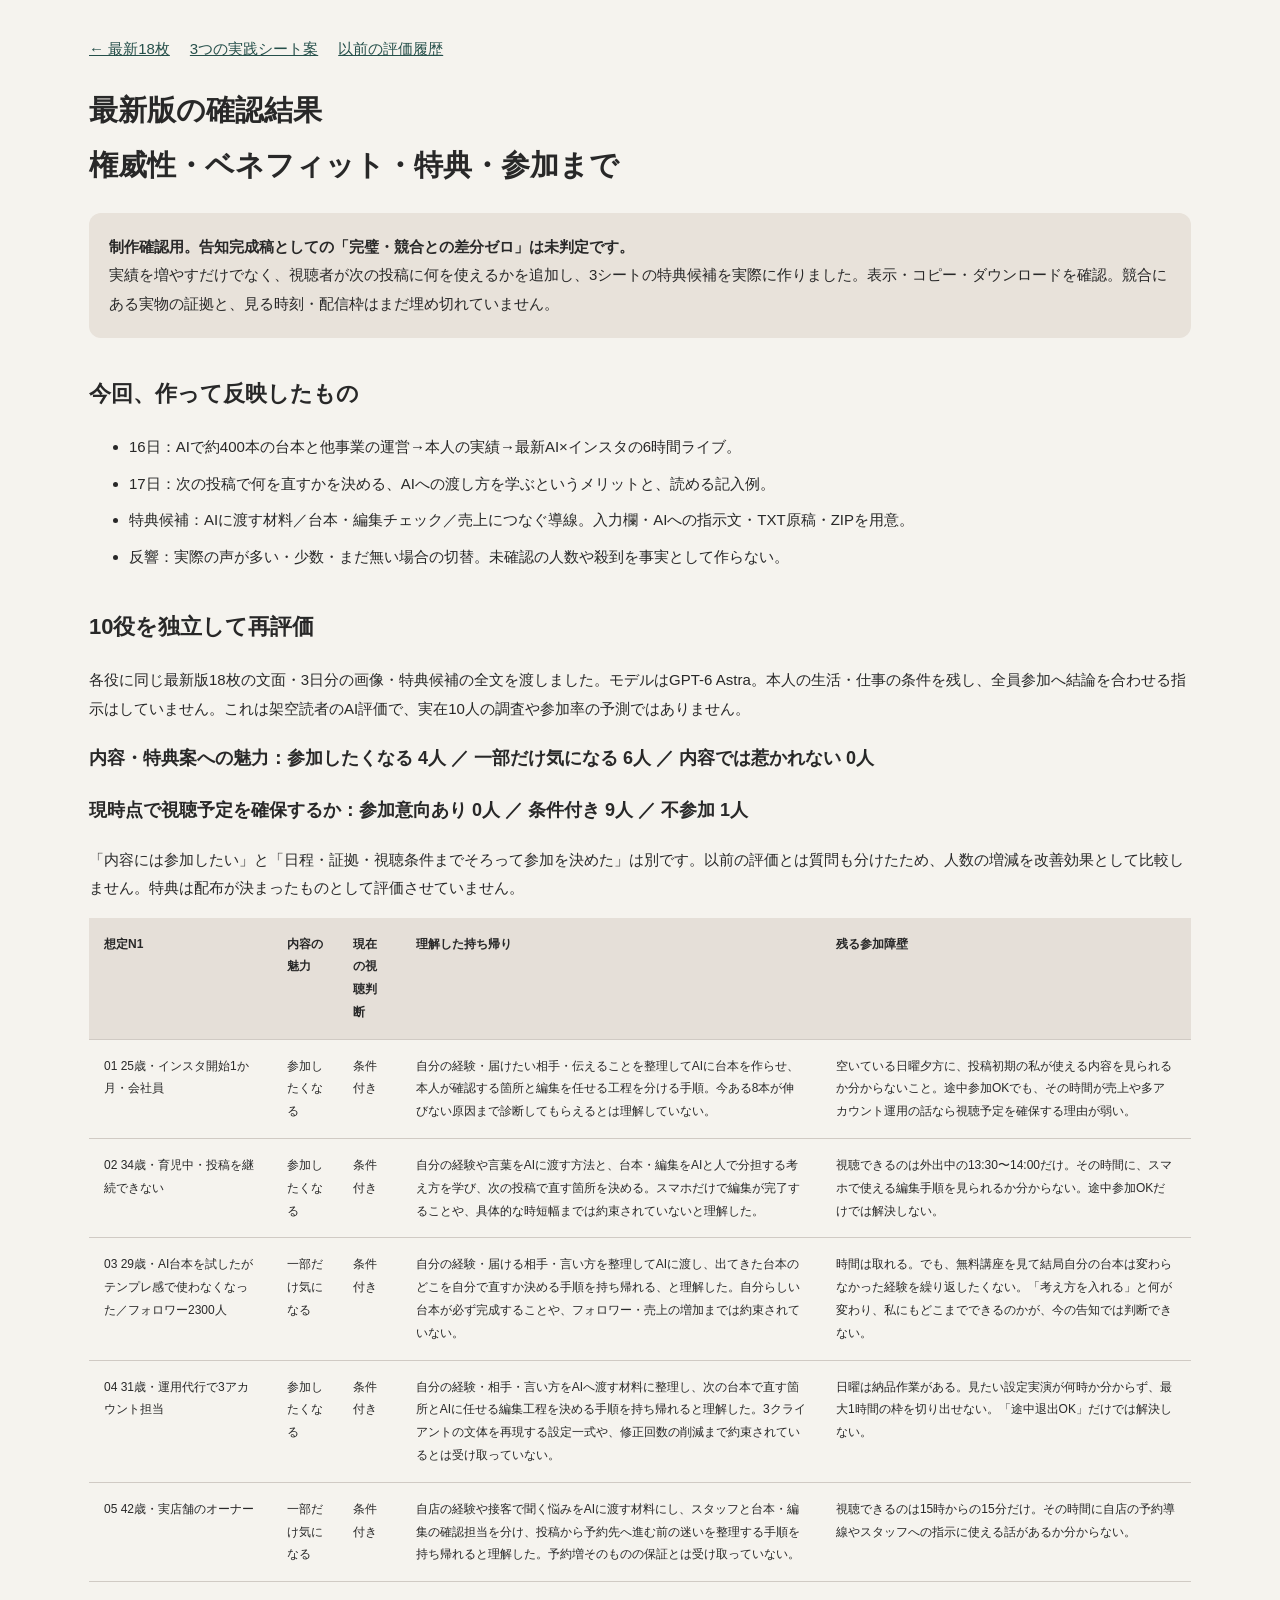
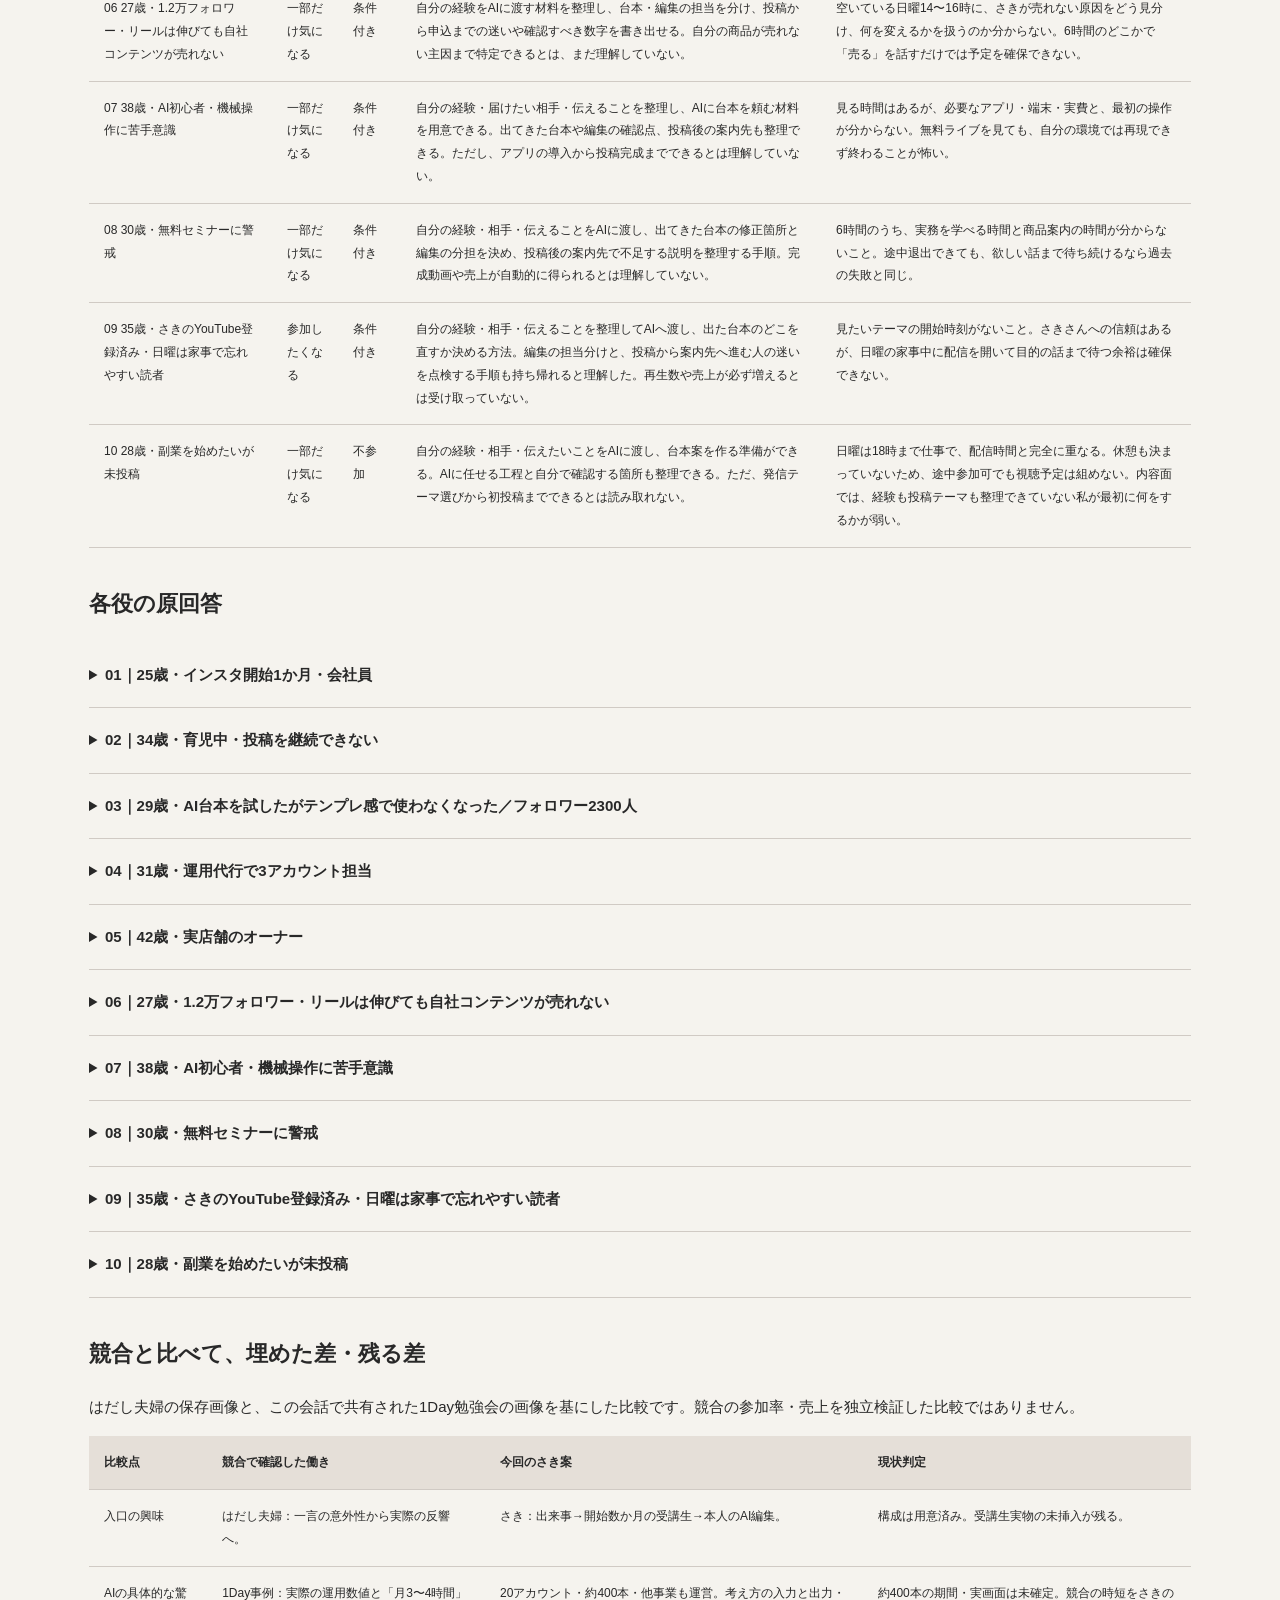
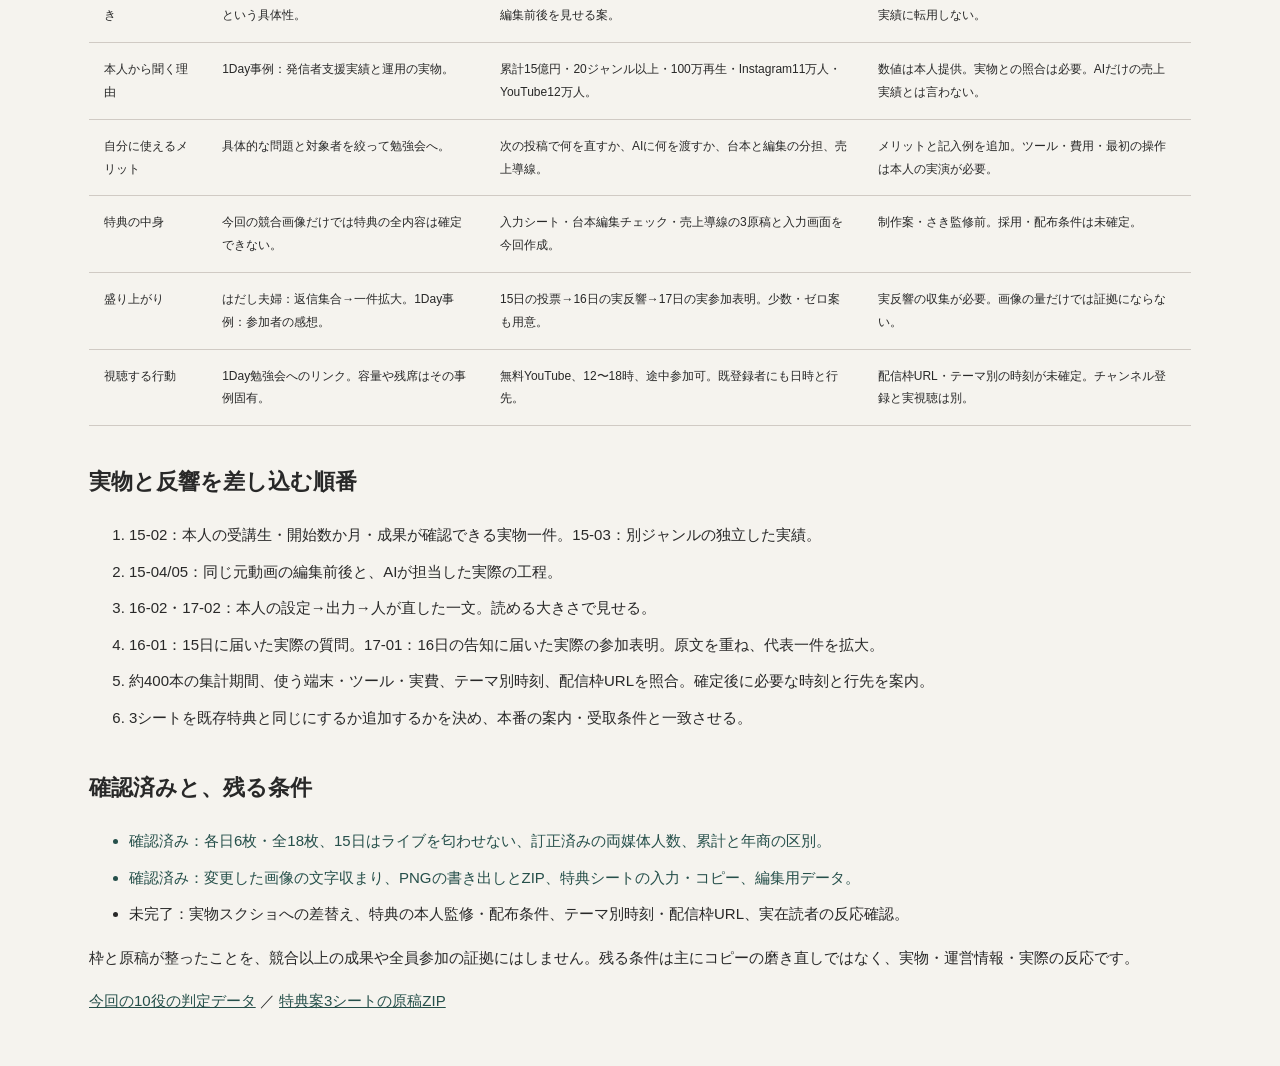
<file: final-check.html>
<!doctype html><html lang="ja"><meta charset="utf-8"><meta name="viewport" content="width=device-width,initial-scale=1"><meta name="robots" content="noindex,nofollow"><title>さき｜最新版の最終チェック</title><style>*{box-sizing:border-box}body{margin:0;background:#f5f3ee;color:#282828;font:15px/1.9 -apple-system,BlinkMacSystemFont,"Hiragino Sans",sans-serif}main{max-width:1150px;margin:auto;padding:35px 24px}h1{font-size:29px}h2{font-size:22px;margin-top:35px}a{color:#254f4a}.note{background:#e8e2da;padding:20px;border-radius:12px}.result{font-size:18px;font-weight:700}.table{overflow-x:auto}table{width:100%;min-width:850px;border-collapse:collapse;font-size:12px}td,th{padding:15px;border-bottom:1px solid #d0cac4;text-align:left;vertical-align:top}th{background:#e5dfd8}details{padding:18px 0;border-bottom:1px solid #d0cac4}summary{font-weight:bold;cursor:pointer}.links{display:flex;flex-wrap:wrap;gap:20px}.pass{color:#254f4a}li{margin:8px 0}p{overflow-wrap:anywhere}</style><main><div class="links"><a href="connected.html">← 最新18枚</a><a href="bonus.html">3つの実践シート案</a><a href="n1-audit.html">以前の評価履歴</a></div><h1>最新版の確認結果<br>権威性・ベネフィット・特典・参加まで</h1><p class="note"><b>制作確認用。告知完成稿としての「完璧・競合との差分ゼロ」は未判定です。</b><br>実績を増やすだけでなく、視聴者が次の投稿に何を使えるかを追加し、3シートの特典候補を実際に作りました。表示・コピー・ダウンロードを確認。競合にある実物の証拠と、見る時刻・配信枠はまだ埋め切れていません。</p><h2>今回、作って反映したもの</h2><ul><li>16日：AIで約400本の台本と他事業の運営→本人の実績→最新AI×インスタの6時間ライブ。</li><li>17日：次の投稿で何を直すかを決める、AIへの渡し方を学ぶというメリットと、読める記入例。</li><li>特典候補：AIに渡す材料／台本・編集チェック／売上につなぐ導線。入力欄・AIへの指示文・TXT原稿・ZIPを用意。</li><li>反響：実際の声が多い・少数・まだ無い場合の切替。未確認の人数や殺到を事実として作らない。</li></ul><h2>10役を独立して再評価</h2><p>各役に同じ最新版18枚の文面・3日分の画像・特典候補の全文を渡しました。モデルはGPT-6 Astra。本人の生活・仕事の条件を残し、全員参加へ結論を合わせる指示はしていません。これは架空読者のAI評価で、実在10人の調査や参加率の予測ではありません。</p><p class="result">内容・特典案への魅力：参加したくなる 4人 ／ 一部だけ気になる 6人 ／ 内容では惹かれない 0人</p><p class="result">現時点で視聴予定を確保するか：参加意向あり 0人 ／ 条件付き 9人 ／ 不参加 1人</p><p>「内容には参加したい」と「日程・証拠・視聴条件までそろって参加を決めた」は別です。以前の評価とは質問も分けたため、人数の増減を改善効果として比較しません。特典は配布が決まったものとして評価させていません。</p><div class="table"><table><tr><th>想定N1</th><th>内容の魅力</th><th>現在の視聴判断</th><th>理解した持ち帰り</th><th>残る参加障壁</th></tr><tr><td>01 25歳・インスタ開始1か月・会社員</td><td>参加したくなる</td><td>条件付き</td><td>自分の経験・届けたい相手・伝えることを整理してAIに台本を作らせ、本人が確認する箇所と編集を任せる工程を分ける手順。今ある8本が伸びない原因まで診断してもらえるとは理解していない。</td><td>空いている日曜夕方に、投稿初期の私が使える内容を見られるか分からないこと。途中参加OKでも、その時間が売上や多アカウント運用の話なら視聴予定を確保する理由が弱い。</td></tr><tr><td>02 34歳・育児中・投稿を継続できない</td><td>参加したくなる</td><td>条件付き</td><td>自分の経験や言葉をAIに渡す方法と、台本・編集をAIと人で分担する考え方を学び、次の投稿で直す箇所を決める。スマホだけで編集が完了することや、具体的な時短幅までは約束されていないと理解した。</td><td>視聴できるのは外出中の13:30〜14:00だけ。その時間に、スマホで使える編集手順を見られるか分からない。途中参加OKだけでは解決しない。</td></tr><tr><td>03 29歳・AI台本を試したがテンプレ感で使わなくなった／フォロワー2300人</td><td>一部だけ気になる</td><td>条件付き</td><td>自分の経験・届ける相手・言い方を整理してAIに渡し、出てきた台本のどこを自分で直すか決める手順を持ち帰れる、と理解した。自分らしい台本が必ず完成することや、フォロワー・売上の増加までは約束されていない。</td><td>時間は取れる。でも、無料講座を見て結局自分の台本は変わらなかった経験を繰り返したくない。「考え方を入れる」と何が変わり、私にもどこまでできるのかが、今の告知では判断できない。</td></tr><tr><td>04 31歳・運用代行で3アカウント担当</td><td>参加したくなる</td><td>条件付き</td><td>自分の経験・相手・言い方をAIへ渡す材料に整理し、次の台本で直す箇所とAIに任せる編集工程を決める手順を持ち帰れると理解した。3クライアントの文体を再現する設定一式や、修正回数の削減まで約束されているとは受け取っていない。</td><td>日曜は納品作業がある。見たい設定実演が何時か分からず、最大1時間の枠を切り出せない。「途中退出OK」だけでは解決しない。</td></tr><tr><td>05 42歳・実店舗のオーナー</td><td>一部だけ気になる</td><td>条件付き</td><td>自店の経験や接客で聞く悩みをAIに渡す材料にし、スタッフと台本・編集の確認担当を分け、投稿から予約先へ進む前の迷いを整理する手順を持ち帰れると理解した。予約増そのものの保証とは受け取っていない。</td><td>視聴できるのは15時からの15分だけ。その時間に自店の予約導線やスタッフへの指示に使える話があるか分からない。</td></tr><tr><td>06 27歳・1.2万フォロワー・リールは伸びても自社コンテンツが売れない</td><td>一部だけ気になる</td><td>条件付き</td><td>自分の経験をAIに渡す材料を整理し、台本・編集の担当を分け、投稿から申込までの迷いや確認すべき数字を書き出せる。自分の商品が売れない主因まで特定できるとは、まだ理解していない。</td><td>空いている日曜14〜16時に、さきが売れない原因をどう見分け、何を変えるかを扱うのか分からない。6時間のどこかで「売る」を話すだけでは予定を確保できない。</td></tr><tr><td>07 38歳・AI初心者・機械操作に苦手意識</td><td>一部だけ気になる</td><td>条件付き</td><td>自分の経験・届けたい相手・伝えることを整理し、AIに台本を頼む材料を用意できる。出てきた台本や編集の確認点、投稿後の案内先も整理できる。ただし、アプリの導入から投稿完成までできるとは理解していない。</td><td>見る時間はあるが、必要なアプリ・端末・実費と、最初の操作が分からない。無料ライブを見ても、自分の環境では再現できず終わることが怖い。</td></tr><tr><td>08 30歳・無料セミナーに警戒</td><td>一部だけ気になる</td><td>条件付き</td><td>自分の経験・相手・伝えることをAIに渡し、出てきた台本の修正箇所と編集の分担を決め、投稿後の案内先で不足する説明を整理する手順。完成動画や売上が自動的に得られるとは理解していない。</td><td>6時間のうち、実務を学べる時間と商品案内の時間が分からないこと。途中退出できても、欲しい話まで待ち続けるなら過去の失敗と同じ。</td></tr><tr><td>09 35歳・さきのYouTube登録済み・日曜は家事で忘れやすい読者</td><td>参加したくなる</td><td>条件付き</td><td>自分の経験・相手・伝えることを整理してAIへ渡し、出た台本のどこを直すか決める方法。編集の担当分けと、投稿から案内先へ進む人の迷いを点検する手順も持ち帰れると理解した。再生数や売上が必ず増えるとは受け取っていない。</td><td>見たいテーマの開始時刻がないこと。さきさんへの信頼はあるが、日曜の家事中に配信を開いて目的の話まで待つ余裕は確保できない。</td></tr><tr><td>10 28歳・副業を始めたいが未投稿</td><td>一部だけ気になる</td><td>不参加</td><td>自分の経験・相手・伝えたいことをAIに渡し、台本案を作る準備ができる。AIに任せる工程と自分で確認する箇所も整理できる。ただ、発信テーマ選びから初投稿までできるとは読み取れない。</td><td>日曜は18時まで仕事で、配信時間と完全に重なる。休憩も決まっていないため、途中参加可でも視聴予定は組めない。内容面では、経験も投稿テーマも整理できていない私が最初に何をするかが弱い。</td></tr></table></div><h2>各役の原回答</h2><details><summary>01｜25歳・インスタ開始1か月・会社員</summary><p><b>15日</b><br>始めて数か月の受講生なら自分に近そうで気になる。編集前後も見たい。ただ、現状は成果や変化を確かめられず、「やばい」の強さについていけない。</p><p><b>16日</b><br>400本や15億円はすごいけど、投稿8本・最高600再生の私とは遠い。自分の考え方をAIに渡す方法には興味があるが、初心者が何を直すかまで教えてもらえるか不安。日曜12時からは見られない。</p><p><b>17日</b><br>「次の1本、何を直す？」で初めて自分向けだと感じた。シートがあれば帰宅後にも試せそう。ただ、記入した結果、直す場所を自分で判断できるかはまだ分からない。</p><p><b>特典の使い道と弱点</b><br>材料シートは最も使いたい。経験が少なくても観察や疑問を書ける点と、指示文をそのまま使える点が助かる。弱点は、届けたい相手やテーマ自体を決められないと記入で止まること。台本・編集チェックは確認漏れを減らせそうだが、使うツールや工程を自分で調べる必要があり、すぐ編集がラクになるわけではない。売上導線シートは商品や案内先がある段階で役立ちそう。今の私はまず投稿を改善したく、優先度は低い。3枚とも整理には使えるが、伸びない投稿のどこから直すかを選ぶ基準は弱い。監修・配布とも未確定なので、受け取れる前提では予定を決めない。</p><p><b>実物・配信枠・時刻が確定した場合の仮説</b><br>実物・配信枠・テーマ別時刻がそろい、夕方に初心者向けの材料整理や台本修正の実演があれば、その部分は視聴予定を確保する。該当テーマが昼だけ、または夕方が収益化中心なら不参加。後日アーカイブで見られることは当てにしない。</p><p><b>あと何が必要か</b><br>初心者の材料から台本を作り、人が一文を直す理由まで分かる短い実演と、必要なツール・費用・端末の説明。その実演が夕方の何時にあるかと配信枠が分かれば、視聴予定を確保しやすい。</p></details><details><summary>02｜34歳・育児中・投稿を継続できない</summary><p><b>15日</b><br>冒頭の「やばい」や受講生の再生数より、15-04のAI編集で初めて自分の話になった。スマホにある20本を投稿できるなら知りたい。ただ、私の端末と無料の範囲でどこまでできるかが気になる。</p><p><b>16日</b><br>400本や15億円はすごいけれど、私が欲しいのは今ある1本の編集を終わらせる方法。6時間の告知を見て、子どもとの外出中に必要な部分だけ見られるのか不安になった。</p><p><b>17日</b><br>「撮ったままの動画、たまってない？」で引き戻された。シートも使えそう。ただ、13時半からの30分に編集の話があるか分からず、視聴予定を入れる決め手はまだない。</p><p><b>特典の使い道と弱点</b><br>材料シートは質問に沿って書けて、無料で使っているChatGPTにも入力を試せそう。編集チェックは字幕や音量の見落とし防止に役立つ。ただし、使うツールや任せる工程を自分で調べて埋める必要があり、編集で止まる私にはそこが難しい。導線シートは販売を考える段階では使えそうだが、今は投稿を出す方が先。3枚を埋めれば動画が完成するわけではなく、スマホでの具体的な操作例が欲しい。配布も未確定なので、受け取れる前提では判断しない。</p><p><b>実物・配信枠・時刻が確定した場合の仮説</b><br>13:30〜14:00に、手持ちのスマホで試せる編集実演が入り、必要費用も許容できると分かれば、その30分は視聴する意向。テーマが別時刻なら、実物や配信枠が整っても今回は不参加。外出中なので、視聴しながらの編集操作までは難しい。</p><p><b>あと何が必要か</b><br>スマホで実行できる編集工程を、同じ素材の前後と操作画面で一つ見せてほしい。必要料金、人の修正内容、13:30〜14:00に何を学べるかまで分かれば、30分の視聴を予定に入れる。</p></details><details><summary>03｜29歳・AI台本を試したがテンプレ感で使わなくなった／フォロワー2300人</summary><p><b>15日</b><br>また成果を見せて講座に誘う流れかな、と警戒する。編集前後には少し興味があるけれど、私が困ったのは文章が自分らしくならないこと。受講生が伸びた話だけでは、AIをもう一度使いたいとは思わない。</p><p><b>16日</b><br>「私の考え方をAIに入れる」で少し期待する。ただ、約400本という量より、そのうちどんな一文が本人らしくなったのかが知りたい。15億円は大きな実績でも、私の台本が改善する根拠とは別。6時間の告知で、また必要な話を探して長く見るのかと身構える。</p><p><b>17日</b><br>「結局、使わなくなってない？」は自分のことだと思う。材料シートも、再挑戦する入口としては分かる。ただ、提示された冒頭例はまだ誰でも書けそうで、テンプレ感を抜けられるという確信まではない。</p><p><b>特典の使い道と弱点</b><br>材料シートが一番使いたい。実体験、普段の言い方、避ける表現まで書くので、曖昧な依頼からは進めそう。ただし、自分の経験のどれが投稿に使えるか選べない人への助けと、テンプレっぽい出力を直す具体例が足りない。台本・編集チェックは確認漏れを減らせそうだが、本人らしさの判断基準や編集操作を学べるものではない。導線シートは再生と申込を分けて考えられる点がよいが、今の私の第一課題からは遠く、販売先がなければ埋めにくい。3枚あることより、材料シートから実際の台本を直すまでの完成例が一つある方が欲しい。監修前・配布未確定なので、もらえる前提で参加は決めない。</p><p><b>実物・配信枠・時刻が確定した場合の仮説</b><br>本人の材料が台本にどう反映されたか分かる実物が入り、配信枠とテーマ別時刻が確定すれば、台本実演パートは参加意向あり。18日は時間を取れる。ただし、実物が運用一覧や実績数字だけなら条件付きのまま。全編視聴や特典受取を前提にはしない。</p><p><b>あと何が必要か</b><br>本人の実例を1件でいいので、入力した経験・判断、実際の出力、人の修正まで見せてほしい。単に口調が変わっただけでなく、内容が本人固有になったと分かること。その実演の開始時刻と配信枠が確定すれば、予定を確保する理由になる。</p></details><details><summary>04｜31歳・運用代行で3アカウント担当</summary><p><b>15日</b><br>受講生の再生数より、私の納期と修正が減る話が欲しい。15-04で編集工程に興味が戻り、15-06では「考え方をAIに入れる方法」を選ぶ。</p><p><b>16日</b><br>16-02の異なるアカウントへの出し分けが一番気になる。20アカウント・約400本は規模として目を引くが、クライアント別の文体調整と人の修正がどれだけ残るかは分からない。6時間の告知で予定確保をためらう。</p><p><b>17日</b><br>「AIの台本、結局使わなくなってない？」は自分のこと。ただ、記入例は投稿の主題整理が中心で、クライアントの細かな言い回しまで再現できるかはまだ見えない。</p><p><b>特典の使い道と弱点</b><br>材料シートの「自分らしい言い方／使わない言葉」はクライアント別に埋めれば役立つ。ただ、過去の承認済み文章、NG修正例、文体ルールが衝突した時の優先順位まで扱えず、細かな修正対策には弱い。台本・編集チェックは納品前の確認漏れ防止に使えるが、クライアントの承認基準と修正履歴の欄が欲しい。導線シートはリンクタップと問合せを分ける点が報告業務に有用。ただし商品やリンク先を変更できない案件では、誰に改善を依頼するかが必要。3枚とも整理の土台として使えるが、実運用済みの設定集ではなく、監修・配布も未確定。</p><p><b>実物・配信枠・時刻が確定した場合の仮説</b><br>実物と時刻がそろい、クライアント別の文体設定から人の修正までを見せる枠が作業予定と重ならなければ、その1時間だけ参加意向あり。実物が入っても初心者向けのテーマ整理が中心なら参加しない。6時間通しては確保しない。</p><p><b>あと何が必要か</b><br>掲載可能な2アカウントの設定・出力・修正例を最低1組ずつ見たい。さらに、その実演が始まる時刻と配信枠が確定し、日曜の作業の合間の1時間で見られれば予定を確保する。</p></details><details><summary>05｜42歳・実店舗のオーナー</summary><p><b>15日</b><br>再生数が伸びた話だけでは、自店の予約に役立つか分からない。AI編集にはスタッフの負担を減らせそうという関心がある。</p><p><b>16日</b><br>運用規模は大きいが、私の店で使えるかは別。日曜12〜18時を見て、接客中なので視聴は難しいと感じる。</p><p><b>17日</b><br>売上につなぐ導線シートで少し自分事になった。ただ、予約導線の話が15時の休憩に聞けるか分からず、予定は押さえられない。</p><p><b>特典の使い道と弱点</b><br>最も使えるのは導線シート。商品の中身・料金・行先・迷い・実物を整理し、閲覧と問合せを分けて見る点は店舗にも応用できる。材料シートは店主の経験をスタッフに渡す下書きに、チェックシートは確認漏れ防止に役立つ。一方、3枚とも担当者・承認者・見直し日がなく、スタッフ運用には補足が必要。店舗予約の記入例や、数字が悪い時にどこから直すかの基準もない。配布未確定なので、受け取れる前提では参加判断しない。</p><p><b>実物・配信枠・時刻が確定した場合の仮説</b><br>条件付き。実物と時間割が揃い、15時からの15分に導線点検かスタッフ運用に使える実演が重なれば、その部分だけ視聴したい。別の時刻なら接客を優先し、不参加。資料完成だけでは時間の制約は解消しない。</p><p><b>あと何が必要か</b><br>15:00〜15:15に役立つ内容があると分かる時間割と、実在する商品・サービスへの導線を点検する実演の一部。店舗の例があれば判断しやすいが、未確認の予約成果は要らない。</p></details><details><summary>06｜27歳・1.2万フォロワー・リールは伸びても自社コンテンツが売れない</summary><p><b>15日</b><br>再生が伸びた話なら自分も経験がある。売れた話かと思って見たのにAI編集へ進み、今の悩みとは違うと感じる。</p><p><b>16日</b><br>累計売上15億円で、収益化の判断は聞いてみたくなる。ただ、400本作れることと自分の商品が売れることの間が見えない。「売る」の中身をもっと知りたい。</p><p><b>17日</b><br>導線シートでようやく自分に関係する話になった。ただ、具体例は編集で止まる人向けで、売れない自分の投稿をどう診断するかまでは見えていない。</p><p><b>特典の使い道と弱点</b><br>導線シートが最も有用。次に知ってほしいこと、進む前の迷い、説明に使う実物を整理し、閲覧・タップ・問合せ・申込を分けて見る点は使いたい。一方、数字を記録した後にどこから直すか、商品自体の問題と案内の問題をどう分けるかは不足している。材料シートは自分の言葉を残す補助になる。編集チェックは確認漏れを減らせそうだが、今の優先課題ではない。3枚とも配布・監修は未確定なので、受け取れる前提では参加を決めない。</p><p><b>実物・配信枠・時刻が確定した場合の仮説</b><br>収益化の判断を扱う時間が14〜16時に重なり、具体例を見る時間を確保できるなら、その部分に参加したい。実物と配信枠がそろっても、収益化が時間外だったりAI時短中心だったりすれば参加しない。アーカイブ視聴は前提にしない。</p><p><b>あと何が必要か</b><br>収益化パートが14〜16時にあると分かる時刻表と、さき本人が実際の投稿・商品案内を見て改善箇所を判断する具体例が一つほしい。売上額の大きさだけでは、自分に使える判断か分からない。</p></details><details><summary>07｜38歳・AI初心者・機械操作に苦手意識</summary><p><b>15日</b><br>編集を手伝ってもらえるなら気になる。ただ、編集画面は難しそう。「私の考え方をAIに入れる」が、どこで何を操作することなのか想像できず、私にもできるか不安。</p><p><b>16日</b><br>400本や15億円はすごいけれど、自分とは遠い人の話に感じる。日曜12時なら見られるが、6時間のうち初心者向けの操作説明がいつあるのか知りたい。</p><p><b>17日</b><br>材料を書く例が出て、ようやく自分にも準備できそうと思えた。ただ、「AIの台本を使わなくなった人」より前の段階に私はいる。シートをどのアプリにどう渡すのかで止まりそう。</p><p><b>特典の使い道と弱点</b><br>材料シートは一番使いたい。質問と記入例があり、文章の頼み方を一から考えなくて済む。編集チェックは誤字や音量の見落とし防止に役立つが、ツールや機能を自分で確認する欄が初心者には難しい。導線シートは案内先と迷いを整理できるが、分母・集計時点などは説明が欲しい。3枚とも整理には役立つ一方、どのアプリを開き、どこに貼るかの手順がない。監修・配布が未確定なので、受け取れる前提では参加を決めない。</p><p><b>実物・配信枠・時刻が確定した場合の仮説</b><br>条件付き。実物と配信枠、テーマ別時刻がそろい、操作の入口から扱う回があれば、その時間を確保したい。日曜12時から視聴可能。ただし、必要端末や実費が分からないままなら、整った告知でも参加確定には至らない。</p><p><b>あと何が必要か</b><br>使うツール名、必要端末、無料で試せる範囲と有料部分、初心者向け実演の開始時刻。さらに、シートの一文を入力して台本が出るまでの短い実演があれば、視聴時間を確保しやすい。</p></details><details><summary>08｜30歳・無料セミナーに警戒</summary><p><b>15日</b><br>「やばい」で引っ張る入り方に警戒。受講生の成果より、本人のAI編集で何が変わり、どこを人が直すかには興味がある。</p><p><b>16日</b><br>考え方をAIへ渡す話は気になる。でも15億円から6時間無料ライブにつながると、以前の大半が商品案内だった講座を思い出す。「全部話す」では今回も日曜を使う理由にならない。</p><p><b>17日</b><br>「次の1本、何を直す？」で初めて持ち帰りが具体的になった。シート原稿も堅実。ただ、実演と商品案内の時間配分が分からず、視聴予定を入れるまでには至らない。</p><p><b>特典の使い道と弱点</b><br>材料シートは経験や口調を具体化でき、そのまま試せる指示案もあり最も使いたい。編集チェックは誤字や事実の確認漏れを減らせるが、どのツールでどう操作するかは解決せず、工程選びは自分に残る。導線シートは再生と申込を分け、迷いへの説明不足を探せる点が有用。ただし自分の回答が適切か判断する基準や、記入前後の改善例は薄い。3枚とも整理用としては役立つが、6時間を確保する決め手にはならない。監修・配布・受取条件は未確定と理解した。</p><p><b>実物・配信枠・時刻が確定した場合の仮説</b><br>実物と配信枠、テーマ別時刻がそろえば、台本の入力から修正までの実演枠は視聴候補になる。ただし商品案内との区切りが不明なら予定は確保しない。日曜の6時間全体を空ける意向はない。</p><p><b>あと何が必要か</b><br>本人の材料入力・AI出力・人の修正をつないだ短い実演を先に一つ見たい。加えて当日の実演時間と商品案内の時間配分が明示されれば、その実演枠だけ予定を確保できる。</p></details><details><summary>09｜35歳・さきのYouTube登録済み・日曜は家事で忘れやすい読者</summary><p><b>15日</b><br>さきさんが普段どう作っているかは気になる。特にAI編集の前後は見たい。ただ、受講生の成果は今のラフでは確認できず、本人のAI活用の効果とは分けて受け取る。</p><p><b>16日</b><br>考え方をAIに渡す実演には興味がある。でも日曜の6時間と聞くと、家事のどこに組み込めるか分からない。登録済みなので『登録して待って』では行動が止まる。</p><p><b>17日</b><br>次の1本を直す手順とシートで、見る目的が具体的になった。登録済み向けの案内も改善。ただ、12時に開いて見たい内容がいつ始まるのか分からず、予定確保までは進まない。</p><p><b>特典の使い道と弱点</b><br>材料シートは入力項目と指示文がそろい、次の台本で使いやすい。編集チェックはAI任せにする範囲を整理できるが、ツール・端末・料金を自分で調べる必要が残り、これだけで編集は始められない。導線シートはリンクタップと申込を分けて見る点が役立つが、実際の記入から改善までの完成例が欲しい。家事の合間に使うには、最初に埋める項目の優先順位も欲しい。監修・配布・受取条件が未確定なので、必ずもらえる前提では参加を決めない。</p><p><b>実物・配信枠・時刻が確定した場合の仮説</b><br>AI台本か編集の実演時刻が家事の合間に合い、配信枠へ直接入れるなら、その部分は参加意向あり。全6時間は確保しない。時間が重なれば、素材が完成していても不参加になる。後日アーカイブで補えるとは考えない。</p><p><b>あと何が必要か</b><br>配信枠への直リンク、見たい実演の開始時刻と予定所要時間、実際に入力した材料と出力・人の修正箇所を一組。家事の合間に収まると確認できれば、その部分を視聴予定に入れる。</p></details><details><summary>10｜28歳・副業を始めたいが未投稿</summary><p><b>15日</b><br>AIで編集までできるなら、始めるハードルが下がりそう。15-04から気になる。ただ、まだ撮影もしていないので、動画がたまっている人ほど切実ではない。受講生の成果は現状の画面では判断できない。</p><p><b>16日</b><br>20アカウント・約400本はすごいけれど、最初の1本も出せない私には別世界。15億円まで続くと、既に事業をしている人向けに感じる。日曜12〜18時は全部仕事なので、内容に興味があっても予定には入れられない。</p><p><b>17日</b><br>材料シートで何を書けばよいか分かるのは少し安心。ただ『使わなくなってない？』『次の1本、何を直す？』は、既に投稿している人への言葉に聞こえる。私が知りたいのは、何をテーマに最初の1本を出すか。</p><p><b>特典の使い道と弱点</b><br>材料シートは最も使えそう。経験がなくても観察や疑問を書けるので、実績のない私も埋め始められる。一方で『誰に届けたい？』を決められない段階の助けは薄い。台本・編集チェックは端末・料金まで確認できて役立つが、ツール未選定の私には空欄が多くなりそう。導線シートは商品や案内先ができてから使うもので、今すぐの優先度は低い。3枚とも整理には役立つが、最初のテーマとツールを選ぶ手引きまではない。監修・配布条件が未確定なので、受け取れる前提では判断しない。</p><p><b>実物・配信枠・時刻が確定した場合の仮説</b><br>不参加のまま。実物・配信枠・テーマ別時刻が確定しても、12〜18時は仕事。偶然休憩が合えば短く開く可能性はあるが、それを参加予定とは数えない。後から見られるとも想定しない。</p><p><b>あと何が必要か</b><br>内容への評価を上げるには、未投稿者が身近な経験を材料に最初の台本を作る実演と、必要な端末・ツール・費用が分かること。参加判断を変えるには、それに加えて勤務外に見られる機会が必要。実物やテーマ別時刻が整うだけでは仕事との重なりは解消しない。</p></details><h2>競合と比べて、埋めた差・残る差</h2><p>はだし夫婦の保存画像と、この会話で共有された1Day勉強会の画像を基にした比較です。競合の参加率・売上を独立検証した比較ではありません。</p><div class="table"><table><tr><th>比較点</th><th>競合で確認した働き</th><th>今回のさき案</th><th>現状判定</th></tr><tr><td>入口の興味</td><td>はだし夫婦：一言の意外性から実際の反響へ。</td><td>さき：出来事→開始数か月の受講生→本人のAI編集。</td><td>構成は用意済み。受講生実物の未挿入が残る。</td></tr><tr><td>AIの具体的な驚き</td><td>1Day事例：実際の運用数値と「月3〜4時間」という具体性。</td><td>20アカウント・約400本・他事業も運営。考え方の入力と出力・編集前後を見せる案。</td><td>約400本の期間・実画面は未確定。競合の時短をさきの実績に転用しない。</td></tr><tr><td>本人から聞く理由</td><td>1Day事例：発信者支援実績と運用の実物。</td><td>累計15億円・20ジャンル以上・100万再生・Instagram11万人・YouTube12万人。</td><td>数値は本人提供。実物との照合は必要。AIだけの売上実績とは言わない。</td></tr><tr><td>自分に使えるメリット</td><td>具体的な問題と対象者を絞って勉強会へ。</td><td>次の投稿で何を直すか、AIに何を渡すか、台本と編集の分担、売上導線。</td><td>メリットと記入例を追加。ツール・費用・最初の操作は本人の実演が必要。</td></tr><tr><td>特典の中身</td><td>今回の競合画像だけでは特典の全内容は確定できない。</td><td>入力シート・台本編集チェック・売上導線の3原稿と入力画面を今回作成。</td><td>制作案・さき監修前。採用・配布条件は未確定。</td></tr><tr><td>盛り上がり</td><td>はだし夫婦：返信集合→一件拡大。1Day事例：参加者の感想。</td><td>15日の投票→16日の実反響→17日の実参加表明。少数・ゼロ案も用意。</td><td>実反響の収集が必要。画像の量だけでは証拠にならない。</td></tr><tr><td>視聴する行動</td><td>1Day勉強会へのリンク。容量や残席はその事例固有。</td><td>無料YouTube、12〜18時、途中参加可。既登録者にも日時と行先。</td><td>配信枠URL・テーマ別の時刻が未確定。チャンネル登録と実視聴は別。</td></tr></table></div><h2>実物と反響を差し込む順番</h2><ol><li>15-02：本人の受講生・開始数か月・成果が確認できる実物一件。15-03：別ジャンルの独立した実績。</li><li>15-04/05：同じ元動画の編集前後と、AIが担当した実際の工程。</li><li>16-02・17-02：本人の設定→出力→人が直した一文。読める大きさで見せる。</li><li>16-01：15日に届いた実際の質問。17-01：16日の告知に届いた実際の参加表明。原文を重ね、代表一件を拡大。</li><li>約400本の集計期間、使う端末・ツール・実費、テーマ別時刻、配信枠URLを照合。確定後に必要な時刻と行先を案内。</li><li>3シートを既存特典と同じにするか追加するかを決め、本番の案内・受取条件と一致させる。</li></ol><h2>確認済みと、残る条件</h2><ul><li class="pass">確認済み：各日6枚・全18枚、15日はライブを匂わせない、訂正済みの両媒体人数、累計と年商の区別。</li><li class="pass">確認済み：変更した画像の文字収まり、PNGの書き出しとZIP、特典シートの入力・コピー、編集用データ。</li><li>未完了：実物スクショへの差替え、特典の本人監修・配布条件、テーマ別時刻・配信枠URL、実在読者の反応確認。</li></ul><p>枠と原稿が整ったことを、競合以上の成果や全員参加の証拠にはしません。残る条件は主にコピーの磨き直しではなく、実物・運営情報・実際の反応です。</p><p><a href="final-n1-results.json" download>今回の10役の判定データ</a> ／ <a href="bonus-draft.zip" download>特典案3シートの原稿ZIP</a></p></main></html>
</file>
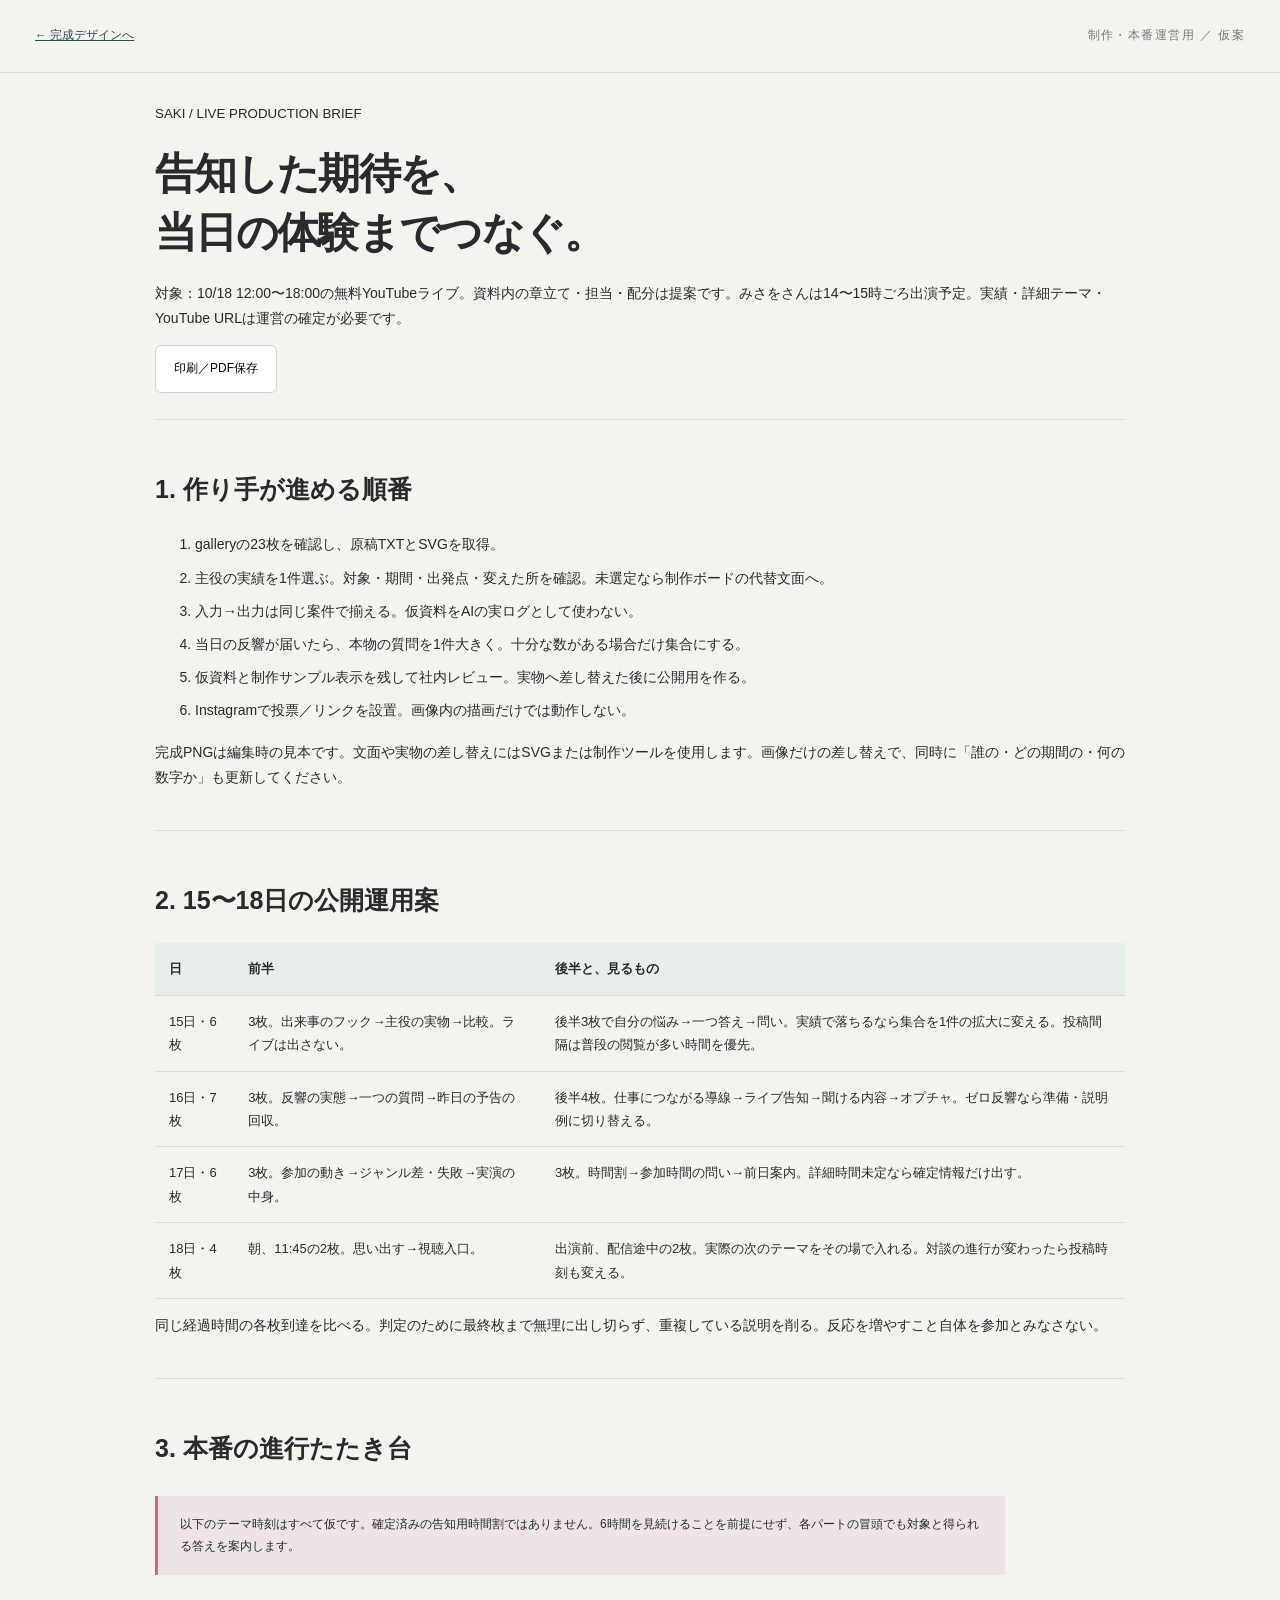
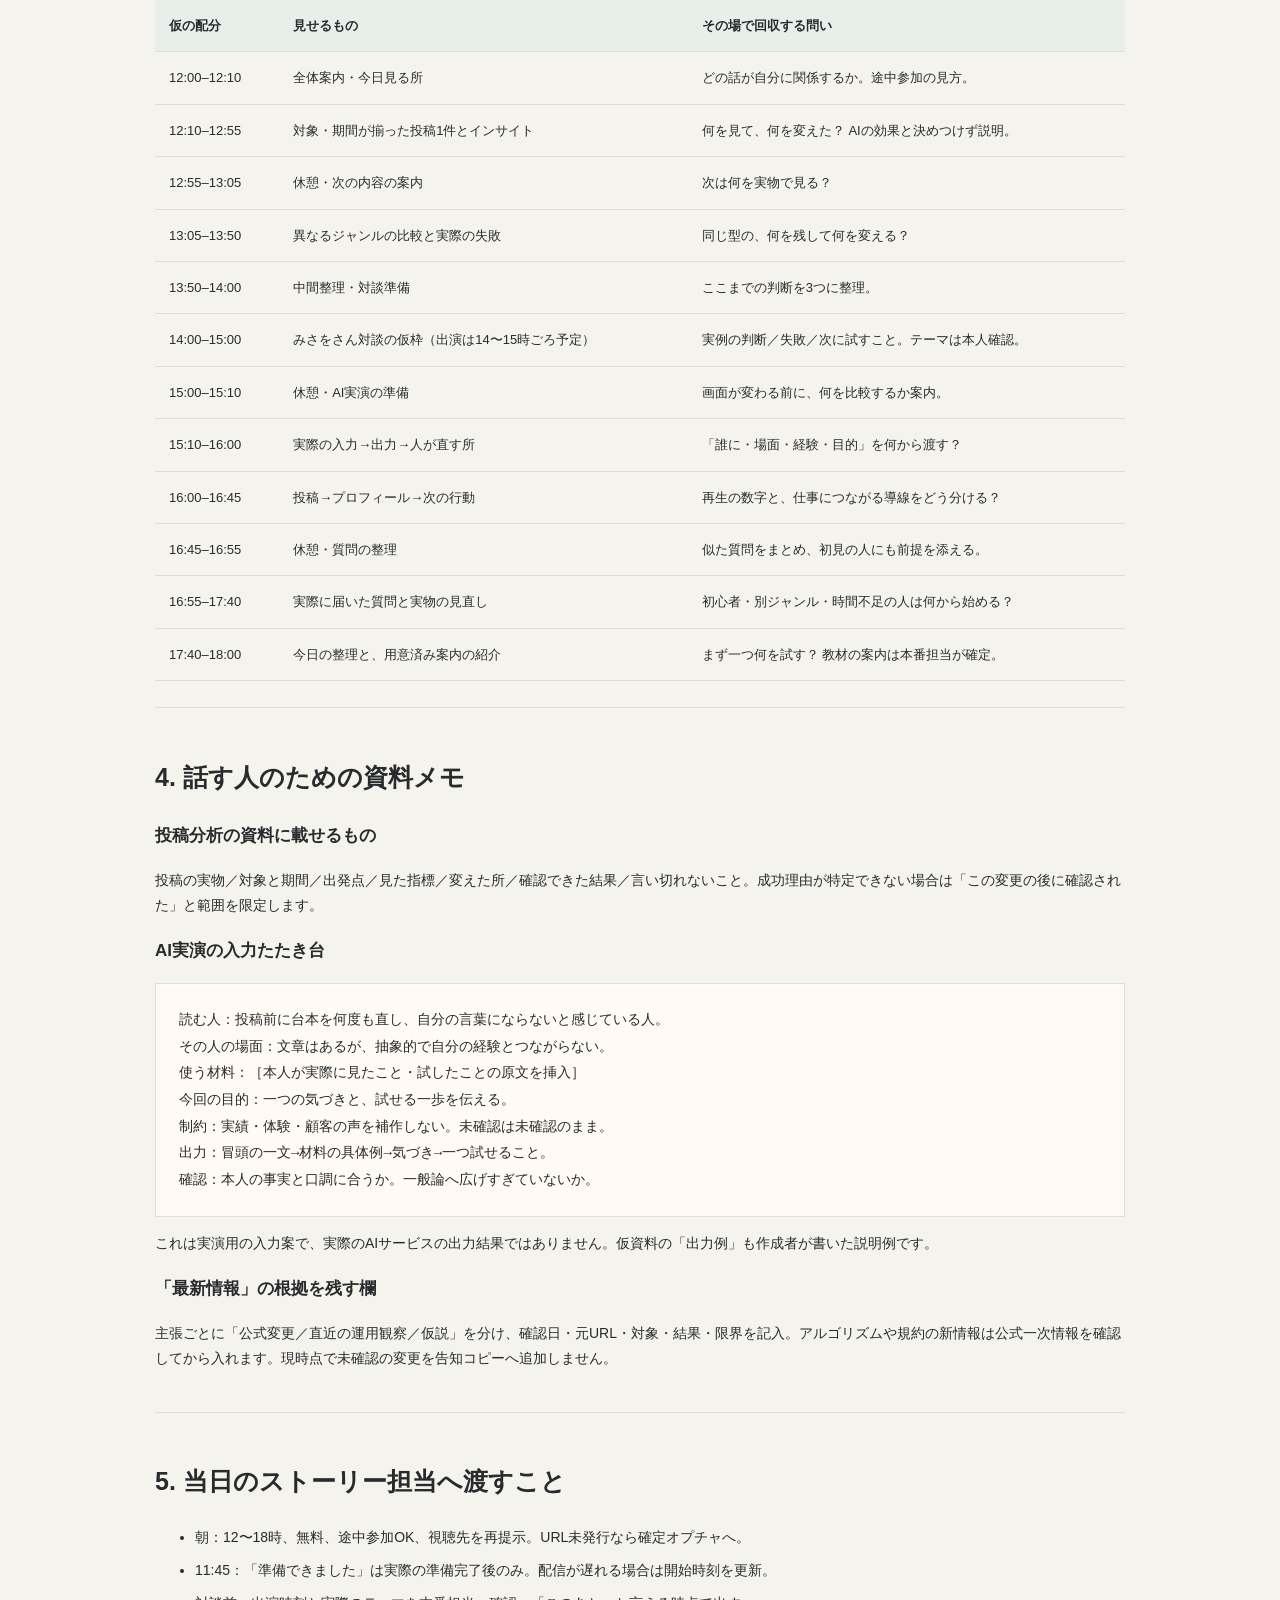
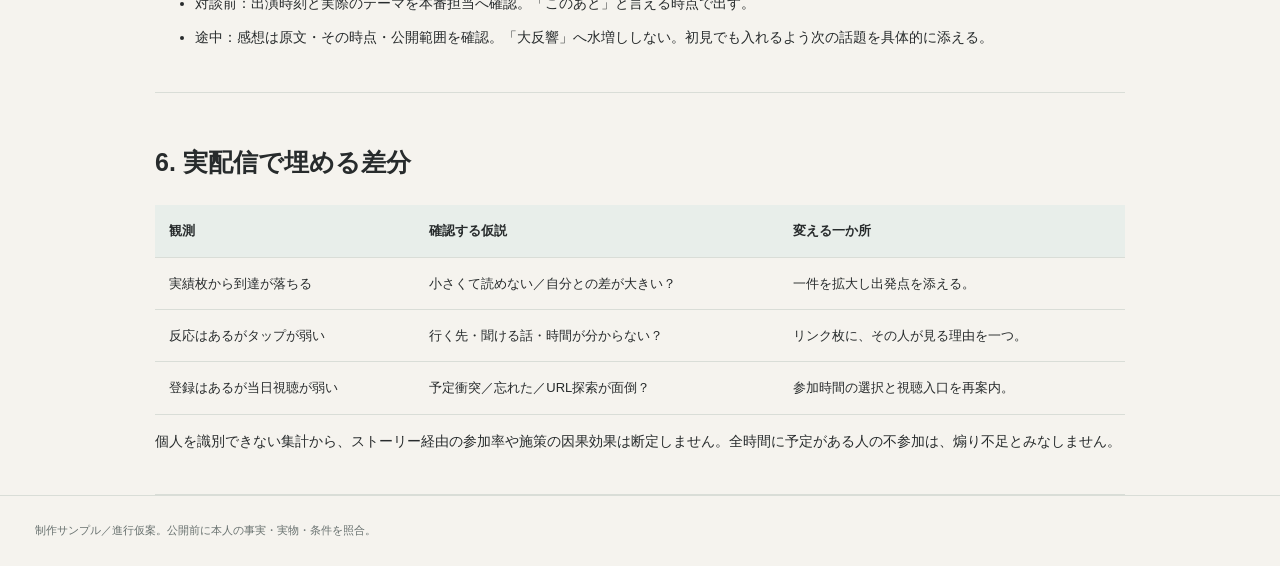
<file: handoff.html>
<!doctype html><html lang="ja"><head><meta charset="utf-8"><meta name="viewport" content="width=device-width,initial-scale=1"><meta name="robots" content="noindex,nofollow"><title>制作・ライブ運営 引き継ぎ資料</title><link rel="stylesheet" href="gallery.css?v=3"><style>main{max-width:1040px}section{padding:26px 0;border-bottom:1px solid #d9ddd7}h1{font-size:42px}h2{font-size:25px}h3{font-size:17px}table{border-collapse:collapse;width:100%;font-size:13px}td,th{text-align:left;padding:14px;border-bottom:1px solid #d9ddd7;vertical-align:top}th{background:#e8eeea}pre{white-space:pre-wrap;background:#fffaf4;padding:23px;font-size:14px;line-height:1.9;border:1px solid #ddd}li{font-size:14px;margin-bottom:8px}@media print{header,button{display:none}section{break-inside:avoid}body{background:white}}</style></head><body><header><a href="gallery.html">← 完成デザインへ</a><span>制作・本番運営用 ／ 仮案</span></header><main><section><small>SAKI / LIVE PRODUCTION BRIEF</small><h1>告知した期待を、<br>当日の体験までつなぐ。</h1><p>対象：10/18 12:00〜18:00の無料YouTubeライブ。資料内の章立て・担当・配分は提案です。みさをさんは14〜15時ごろ出演予定。実績・詳細テーマ・YouTube URLは運営の確定が必要です。</p><button onclick="window.print()">印刷／PDF保存</button></section>
<section><h2>1. 作り手が進める順番</h2><ol><li>galleryの23枚を確認し、原稿TXTとSVGを取得。</li><li>主役の実績を1件選ぶ。対象・期間・出発点・変えた所を確認。未選定なら制作ボードの代替文面へ。</li><li>入力→出力は同じ案件で揃える。仮資料をAIの実ログとして使わない。</li><li>当日の反響が届いたら、本物の質問を1件大きく。十分な数がある場合だけ集合にする。</li><li>仮資料と制作サンプル表示を残して社内レビュー。実物へ差し替えた後に公開用を作る。</li><li>Instagramで投票／リンクを設置。画像内の描画だけでは動作しない。</li></ol><p>完成PNGは編集時の見本です。文面や実物の差し替えにはSVGまたは制作ツールを使用します。画像だけの差し替えで、同時に「誰の・どの期間の・何の数字か」も更新してください。</p></section>
<section><h2>2. 15〜18日の公開運用案</h2><table><tr><th>日</th><th>前半</th><th>後半と、見るもの</th></tr><tr><td>15日・6枚</td><td>3枚。出来事のフック→主役の実物→比較。ライブは出さない。</td><td>後半3枚で自分の悩み→一つ答え→問い。実績で落ちるなら集合を1件の拡大に変える。投稿間隔は普段の閲覧が多い時間を優先。</td></tr><tr><td>16日・7枚</td><td>3枚。反響の実態→一つの質問→昨日の予告の回収。</td><td>後半4枚。仕事につながる導線→ライブ告知→聞ける内容→オプチャ。ゼロ反響なら準備・説明例に切り替える。</td></tr><tr><td>17日・6枚</td><td>3枚。参加の動き→ジャンル差・失敗→実演の中身。</td><td>3枚。時間割→参加時間の問い→前日案内。詳細時間未定なら確定情報だけ出す。</td></tr><tr><td>18日・4枚</td><td>朝、11:45の2枚。思い出す→視聴入口。</td><td>出演前、配信途中の2枚。実際の次のテーマをその場で入れる。対談の進行が変わったら投稿時刻も変える。</td></tr></table><p>同じ経過時間の各枚到達を比べる。判定のために最終枚まで無理に出し切らず、重複している説明を削る。反応を増やすこと自体を参加とみなさない。</p></section>
<section><h2>3. 本番の進行たたき台</h2><p class="note">以下のテーマ時刻はすべて仮です。確定済みの告知用時間割ではありません。6時間を見続けることを前提にせず、各パートの冒頭でも対象と得られる答えを案内します。</p><table><tr><th>仮の配分</th><th>見せるもの</th><th>その場で回収する問い</th></tr><tr><td>12:00–12:10</td><td>全体案内・今日見る所</td><td>どの話が自分に関係するか。途中参加の見方。</td></tr><tr><td>12:10–12:55</td><td>対象・期間が揃った投稿1件とインサイト</td><td>何を見て、何を変えた？ AIの効果と決めつけず説明。</td></tr><tr><td>12:55–13:05</td><td>休憩・次の内容の案内</td><td>次は何を実物で見る？</td></tr><tr><td>13:05–13:50</td><td>異なるジャンルの比較と実際の失敗</td><td>同じ型の、何を残して何を変える？</td></tr><tr><td>13:50–14:00</td><td>中間整理・対談準備</td><td>ここまでの判断を3つに整理。</td></tr><tr><td>14:00–15:00</td><td>みさをさん対談の仮枠（出演は14〜15時ごろ予定）</td><td>実例の判断／失敗／次に試すこと。テーマは本人確認。</td></tr><tr><td>15:00–15:10</td><td>休憩・AI実演の準備</td><td>画面が変わる前に、何を比較するか案内。</td></tr><tr><td>15:10–16:00</td><td>実際の入力→出力→人が直す所</td><td>「誰に・場面・経験・目的」を何から渡す？</td></tr><tr><td>16:00–16:45</td><td>投稿→プロフィール→次の行動</td><td>再生の数字と、仕事につながる導線をどう分ける？</td></tr><tr><td>16:45–16:55</td><td>休憩・質問の整理</td><td>似た質問をまとめ、初見の人にも前提を添える。</td></tr><tr><td>16:55–17:40</td><td>実際に届いた質問と実物の見直し</td><td>初心者・別ジャンル・時間不足の人は何から始める？</td></tr><tr><td>17:40–18:00</td><td>今日の整理と、用意済み案内の紹介</td><td>まず一つ何を試す？ 教材の案内は本番担当が確定。</td></tr></table></section>
<section><h2>4. 話す人のための資料メモ</h2><h3>投稿分析の資料に載せるもの</h3><p>投稿の実物／対象と期間／出発点／見た指標／変えた所／確認できた結果／言い切れないこと。成功理由が特定できない場合は「この変更の後に確認された」と範囲を限定します。</p><h3>AI実演の入力たたき台</h3><pre>読む人：投稿前に台本を何度も直し、自分の言葉にならないと感じている人。
その人の場面：文章はあるが、抽象的で自分の経験とつながらない。
使う材料：［本人が実際に見たこと・試したことの原文を挿入］
今回の目的：一つの気づきと、試せる一歩を伝える。
制約：実績・体験・顧客の声を補作しない。未確認は未確認のまま。
出力：冒頭の一文→材料の具体例→気づき→一つ試せること。
確認：本人の事実と口調に合うか。一般論へ広げすぎていないか。</pre><p>これは実演用の入力案で、実際のAIサービスの出力結果ではありません。仮資料の「出力例」も作成者が書いた説明例です。</p><h3>「最新情報」の根拠を残す欄</h3><p>主張ごとに「公式変更／直近の運用観察／仮説」を分け、確認日・元URL・対象・結果・限界を記入。アルゴリズムや規約の新情報は公式一次情報を確認してから入れます。現時点で未確認の変更を告知コピーへ追加しません。</p></section>
<section><h2>5. 当日のストーリー担当へ渡すこと</h2><ul><li>朝：12〜18時、無料、途中参加OK、視聴先を再提示。URL未発行なら確定オプチャへ。</li><li>11:45：「準備できました」は実際の準備完了後のみ。配信が遅れる場合は開始時刻を更新。</li><li>対談前：出演時刻と実際のテーマを本番担当へ確認。「このあと」と言える時点で出す。</li><li>途中：感想は原文・その時点・公開範囲を確認。「大反響」へ水増ししない。初見でも入れるよう次の話題を具体的に添える。</li></ul></section>
<section><h2>6. 実配信で埋める差分</h2><table><tr><th>観測</th><th>確認する仮説</th><th>変える一か所</th></tr><tr><td>実績枚から到達が落ちる</td><td>小さくて読めない／自分との差が大きい？</td><td>一件を拡大し出発点を添える。</td></tr><tr><td>反応はあるがタップが弱い</td><td>行く先・聞ける話・時間が分からない？</td><td>リンク枚に、その人が見る理由を一つ。</td></tr><tr><td>登録はあるが当日視聴が弱い</td><td>予定衝突／忘れた／URL探索が面倒？</td><td>参加時間の選択と視聴入口を再案内。</td></tr></table><p>個人を識別できない集計から、ストーリー経由の参加率や施策の因果効果は断定しません。全時間に予定がある人の不参加は、煽り不足とみなしません。</p></section></main><footer>制作サンプル／進行仮案。公開前に本人の事実・実物・条件を照合。</footer></body></html>
</file>
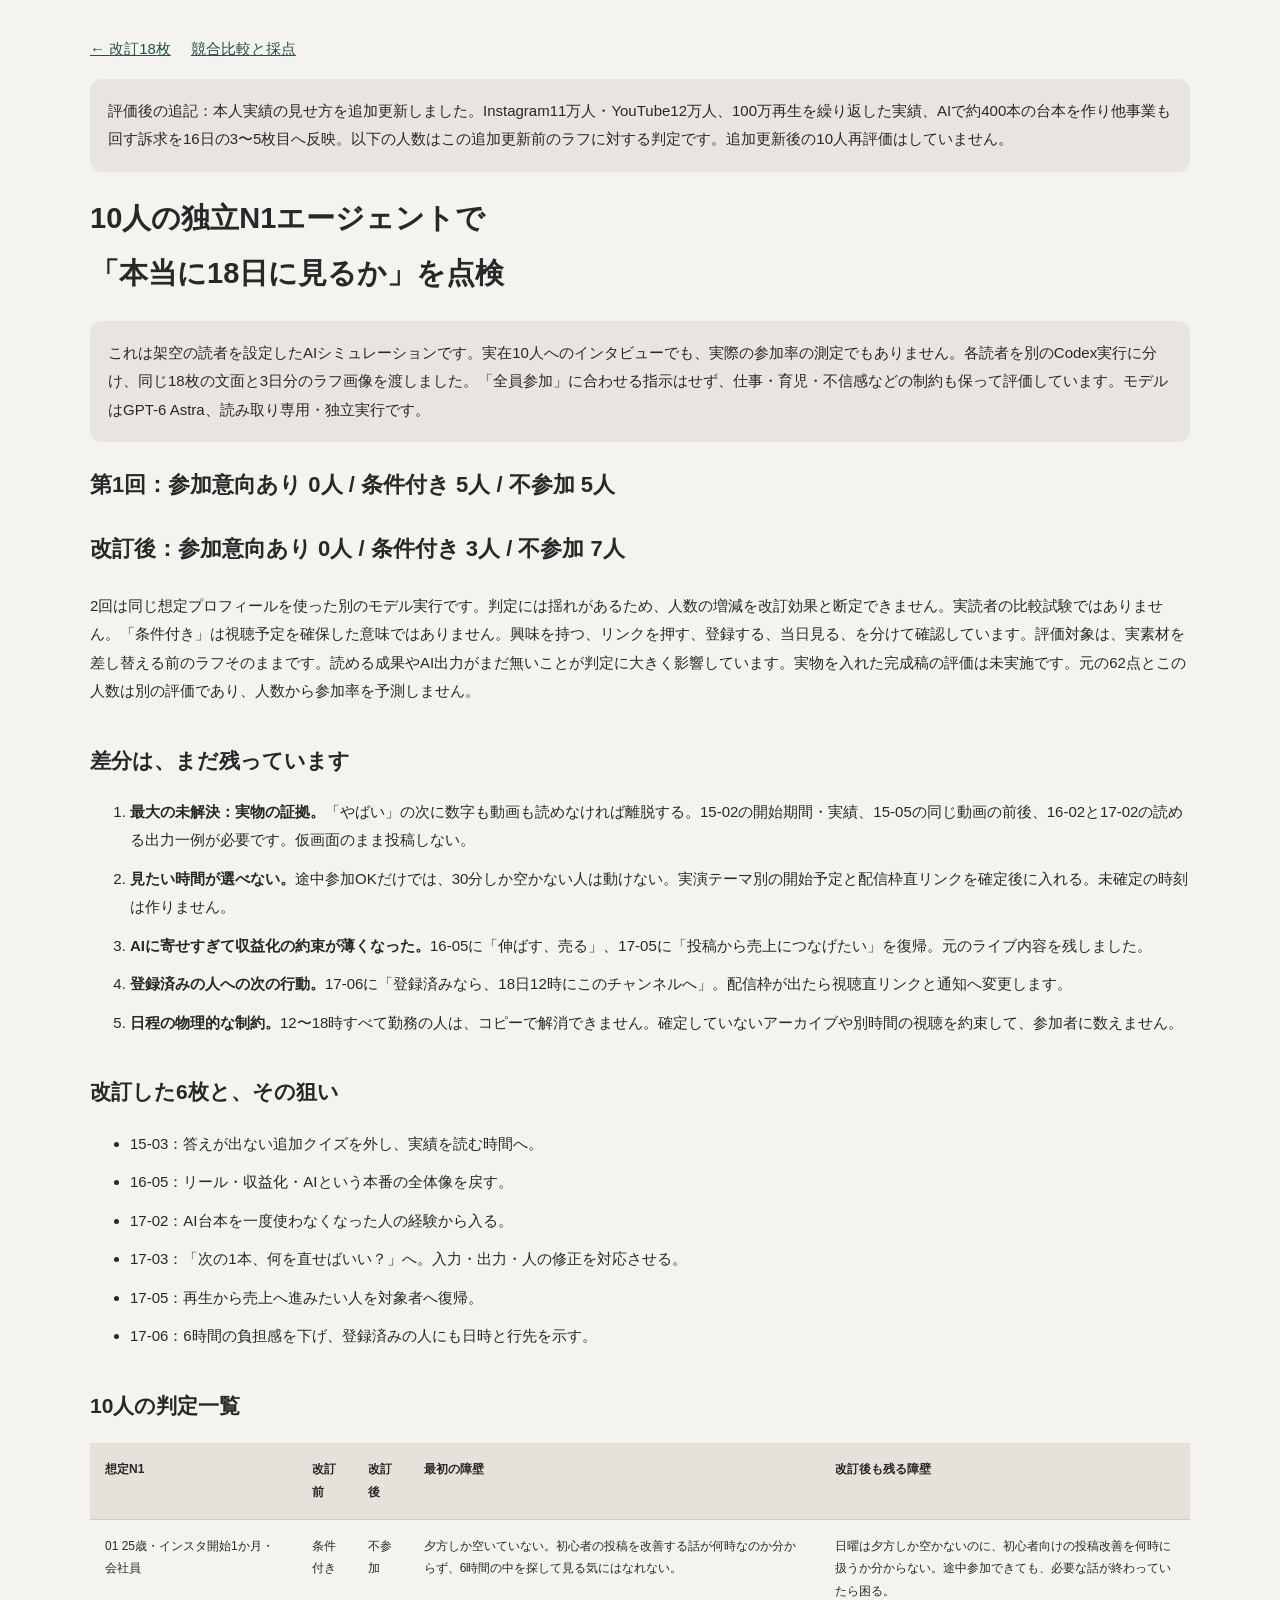
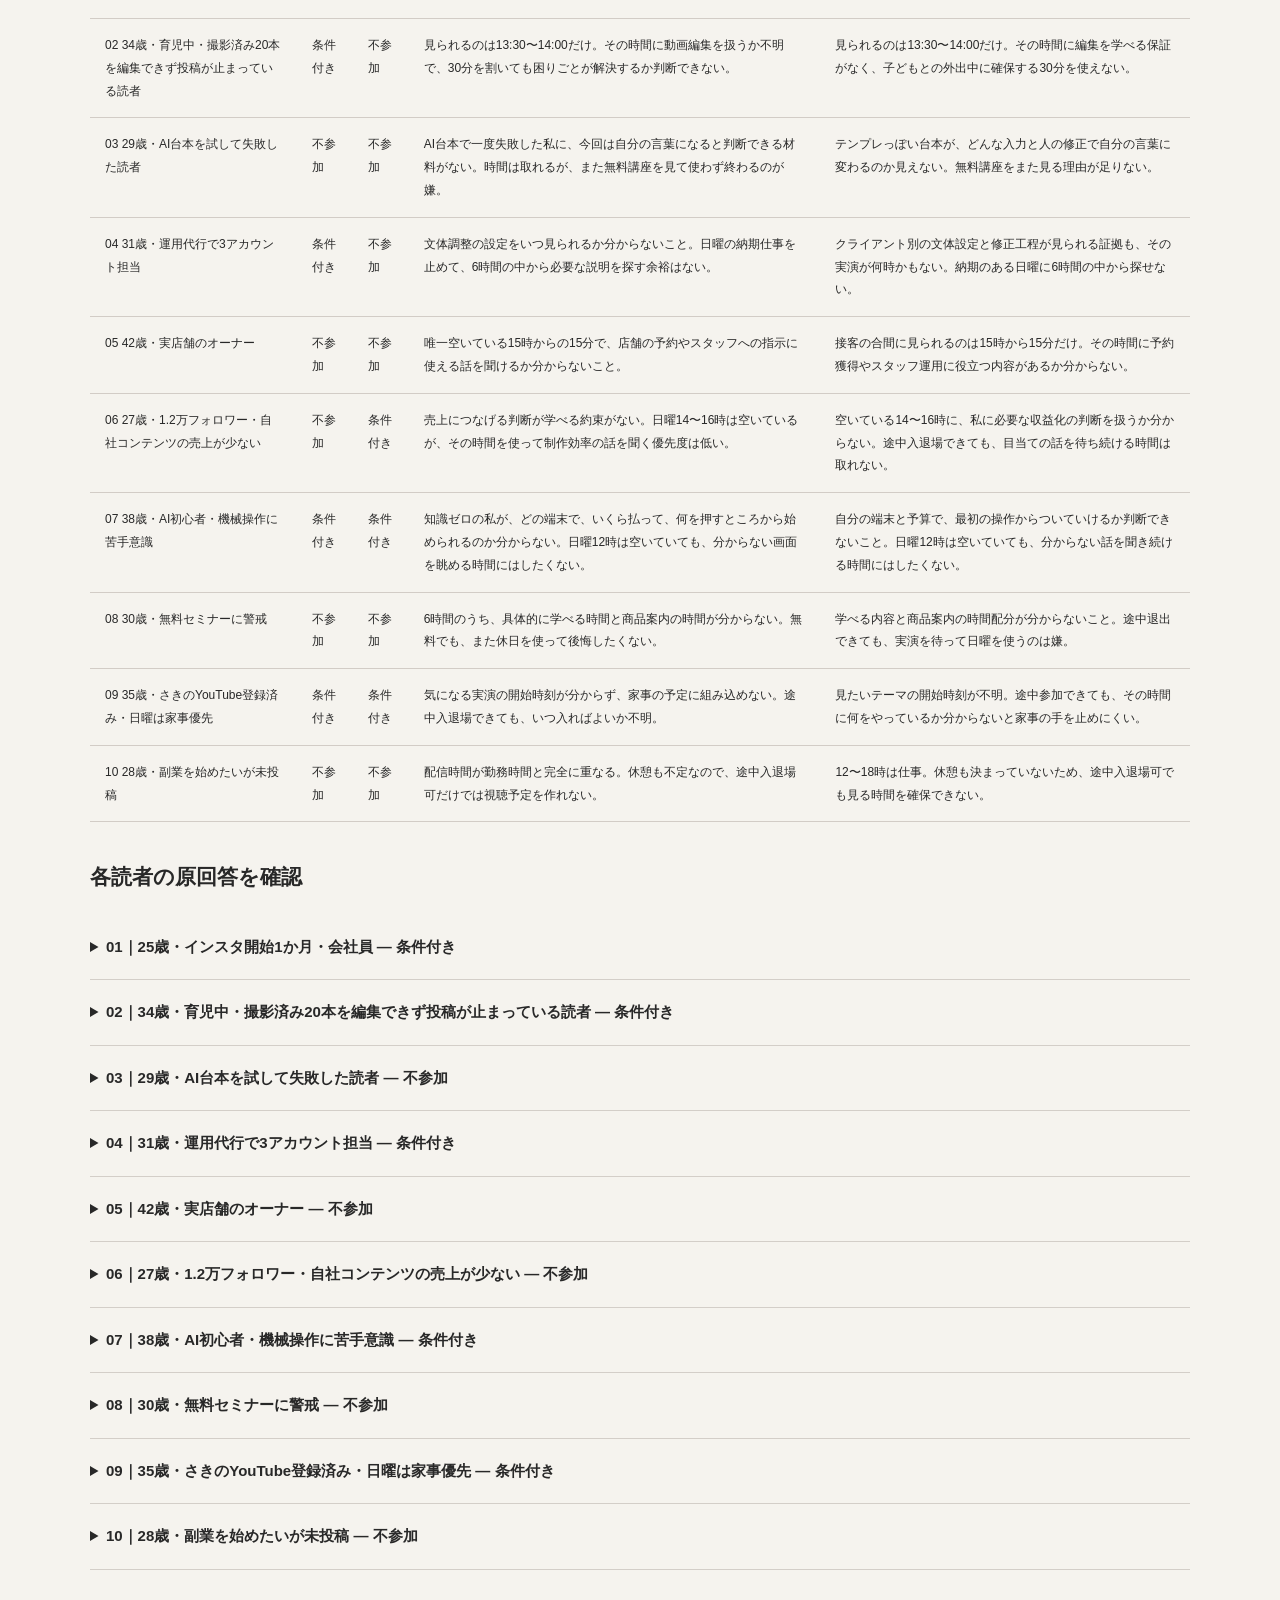
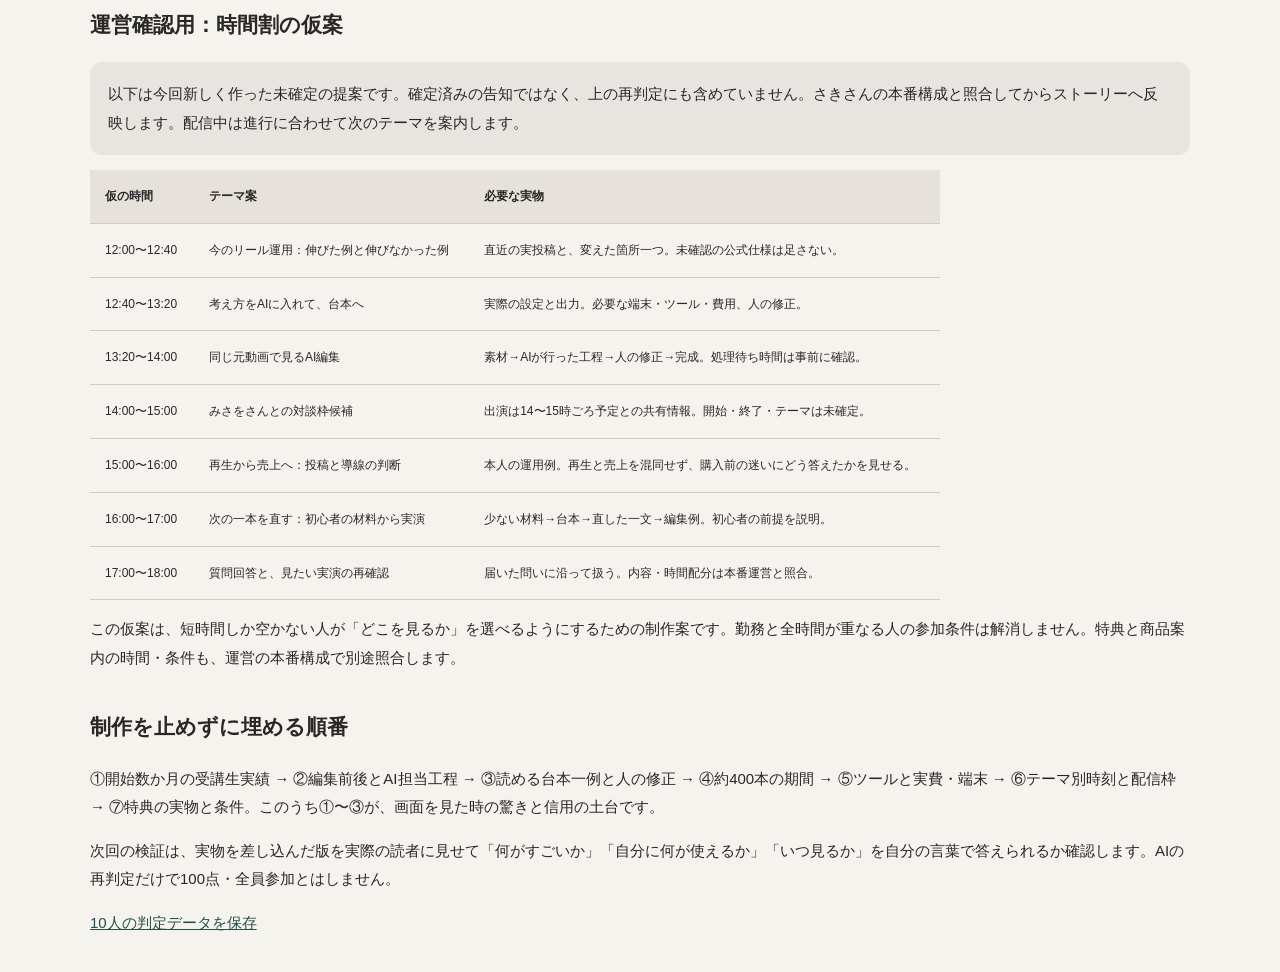
<file: n1-audit.html>
<!doctype html><html lang="ja"><meta charset="utf-8"><meta name="viewport" content="width=device-width,initial-scale=1"><meta name="robots" content="noindex,nofollow"><title>さき｜10人の独立N1エージェント再点検</title><style>body{margin:0;background:#f5f3ee;color:#282828;font:15px/1.9 -apple-system,BlinkMacSystemFont,"Hiragino Sans",sans-serif}main{max-width:1100px;margin:auto;padding:35px 24px}h1{font-size:29px}h2{font-size:21px;margin-top:35px}a{color:#254f4a}.note{background:#e8e4df;padding:18px;border-radius:12px}.score{font-size:22px;font-weight:bold}.table{overflow:auto}table{border-collapse:collapse;min-width:850px;font-size:12px}td,th{border-bottom:1px solid #d2ccc6;padding:15px;vertical-align:top;text-align:left}th{background:#e6e1da}details{padding:18px 0;border-bottom:1px solid #d3cec8}summary{cursor:pointer;font-weight:bold}li{margin:10px 0}p{overflow-wrap:anywhere}.links{display:flex;gap:20px;flex-wrap:wrap}</style><main><div class="links"><a href="connected.html">← 改訂18枚</a><a href="ai-review.html">競合比較と採点</a></div><p class="note">評価後の追記：本人実績の見せ方を追加更新しました。Instagram11万人・YouTube12万人、100万再生を繰り返した実績、AIで約400本の台本を作り他事業も回す訴求を16日の3〜5枚目へ反映。以下の人数はこの追加更新前のラフに対する判定です。追加更新後の10人再評価はしていません。</p><h1>10人の独立N1エージェントで<br>「本当に18日に見るか」を点検</h1><p class="note">これは架空の読者を設定したAIシミュレーションです。実在10人へのインタビューでも、実際の参加率の測定でもありません。各読者を別のCodex実行に分け、同じ18枚の文面と3日分のラフ画像を渡しました。「全員参加」に合わせる指示はせず、仕事・育児・不信感などの制約も保って評価しています。モデルはGPT-6 Astra、読み取り専用・独立実行です。</p><p class="score">第1回：参加意向あり 0人 / 条件付き 5人 / 不参加 5人</p><p class="score">改訂後：参加意向あり 0人 / 条件付き 3人 / 不参加 7人</p><p>2回は同じ想定プロフィールを使った別のモデル実行です。判定には揺れがあるため、人数の増減を改訂効果と断定できません。実読者の比較試験ではありません。「条件付き」は視聴予定を確保した意味ではありません。興味を持つ、リンクを押す、登録する、当日見る、を分けて確認しています。評価対象は、実素材を差し替える前のラフそのままです。読める成果やAI出力がまだ無いことが判定に大きく影響しています。実物を入れた完成稿の評価は未実施です。元の62点とこの人数は別の評価であり、人数から参加率を予測しません。</p><h2>差分は、まだ残っています</h2><ol><li><b>最大の未解決：実物の証拠。</b>「やばい」の次に数字も動画も読めなければ離脱する。15-02の開始期間・実績、15-05の同じ動画の前後、16-02と17-02の読める出力一例が必要です。仮画面のまま投稿しない。</li><li><b>見たい時間が選べない。</b>途中参加OKだけでは、30分しか空かない人は動けない。実演テーマ別の開始予定と配信枠直リンクを確定後に入れる。未確定の時刻は作りません。</li><li><b>AIに寄せすぎて収益化の約束が薄くなった。</b>16-05に「伸ばす、売る」、17-05に「投稿から売上につなげたい」を復帰。元のライブ内容を残しました。</li><li><b>登録済みの人への次の行動。</b>17-06に「登録済みなら、18日12時にこのチャンネルへ」。配信枠が出たら視聴直リンクと通知へ変更します。</li><li><b>日程の物理的な制約。</b>12〜18時すべて勤務の人は、コピーで解消できません。確定していないアーカイブや別時間の視聴を約束して、参加者に数えません。</li></ol><h2>改訂した6枚と、その狙い</h2><ul><li>15-03：答えが出ない追加クイズを外し、実績を読む時間へ。</li><li>16-05：リール・収益化・AIという本番の全体像を戻す。</li><li>17-02：AI台本を一度使わなくなった人の経験から入る。</li><li>17-03：「次の1本、何を直せばいい？」へ。入力・出力・人の修正を対応させる。</li><li>17-05：再生から売上へ進みたい人を対象者へ復帰。</li><li>17-06：6時間の負担感を下げ、登録済みの人にも日時と行先を示す。</li></ul><h2>10人の判定一覧</h2><div class="table"><table><tr><th>想定N1</th><th>改訂前</th><th>改訂後</th><th>最初の障壁</th><th>改訂後も残る障壁</th></tr><tr><td>01 25歳・インスタ開始1か月・会社員</td><td>条件付き</td><td>不参加</td><td>夕方しか空いていない。初心者の投稿を改善する話が何時なのか分からず、6時間の中を探して見る気にはなれない。</td><td>日曜は夕方しか空かないのに、初心者向けの投稿改善を何時に扱うか分からない。途中参加できても、必要な話が終わっていたら困る。</td></tr><tr><td>02 34歳・育児中・撮影済み20本を編集できず投稿が止まっている読者</td><td>条件付き</td><td>不参加</td><td>見られるのは13:30〜14:00だけ。その時間に動画編集を扱うか不明で、30分を割いても困りごとが解決するか判断できない。</td><td>見られるのは13:30〜14:00だけ。その時間に編集を学べる保証がなく、子どもとの外出中に確保する30分を使えない。</td></tr><tr><td>03 29歳・AI台本を試して失敗した読者</td><td>不参加</td><td>不参加</td><td>AI台本で一度失敗した私に、今回は自分の言葉になると判断できる材料がない。時間は取れるが、また無料講座を見て使わず終わるのが嫌。</td><td>テンプレっぽい台本が、どんな入力と人の修正で自分の言葉に変わるのか見えない。無料講座をまた見る理由が足りない。</td></tr><tr><td>04 31歳・運用代行で3アカウント担当</td><td>条件付き</td><td>不参加</td><td>文体調整の設定をいつ見られるか分からないこと。日曜の納期仕事を止めて、6時間の中から必要な説明を探す余裕はない。</td><td>クライアント別の文体設定と修正工程が見られる証拠も、その実演が何時かもない。納期のある日曜に6時間の中から探せない。</td></tr><tr><td>05 42歳・実店舗のオーナー</td><td>不参加</td><td>不参加</td><td>唯一空いている15時からの15分で、店舗の予約やスタッフへの指示に使える話を聞けるか分からないこと。</td><td>接客の合間に見られるのは15時から15分だけ。その時間に予約獲得やスタッフ運用に役立つ内容があるか分からない。</td></tr><tr><td>06 27歳・1.2万フォロワー・自社コンテンツの売上が少ない</td><td>不参加</td><td>条件付き</td><td>売上につなげる判断が学べる約束がない。日曜14〜16時は空いているが、その時間を使って制作効率の話を聞く優先度は低い。</td><td>空いている14〜16時に、私に必要な収益化の判断を扱うか分からない。途中入退場できても、目当ての話を待ち続ける時間は取れない。</td></tr><tr><td>07 38歳・AI初心者・機械操作に苦手意識</td><td>条件付き</td><td>条件付き</td><td>知識ゼロの私が、どの端末で、いくら払って、何を押すところから始められるのか分からない。日曜12時は空いていても、分からない画面を眺める時間にはしたくない。</td><td>自分の端末と予算で、最初の操作からついていけるか判断できないこと。日曜12時は空いていても、分からない話を聞き続ける時間にはしたくない。</td></tr><tr><td>08 30歳・無料セミナーに警戒</td><td>不参加</td><td>不参加</td><td>6時間のうち、具体的に学べる時間と商品案内の時間が分からない。無料でも、また休日を使って後悔したくない。</td><td>学べる内容と商品案内の時間配分が分からないこと。途中退出できても、実演を待って日曜を使うのは嫌。</td></tr><tr><td>09 35歳・さきのYouTube登録済み・日曜は家事優先</td><td>条件付き</td><td>条件付き</td><td>気になる実演の開始時刻が分からず、家事の予定に組み込めない。途中入退場できても、いつ入ればよいか不明。</td><td>見たいテーマの開始時刻が不明。途中参加できても、その時間に何をやっているか分からないと家事の手を止めにくい。</td></tr><tr><td>10 28歳・副業を始めたいが未投稿</td><td>不参加</td><td>不参加</td><td>配信時間が勤務時間と完全に重なる。休憩も不定なので、途中入退場可だけでは視聴予定を作れない。</td><td>12〜18時は仕事。休憩も決まっていないため、途中入退場可でも見る時間を確保できない。</td></tr></table></div><h2>各読者の原回答を確認</h2><details><summary>01｜25歳・インスタ開始1か月・会社員 — 条件付き</summary><p><b>15日：</b>始めて数か月の受講生には期待する。でも数字が空欄で、何がやばいのか分からない。編集前後も見えず、期待が続かない。</p><p><b>16日：</b>台本を作れるのは気になる。ただ、400本や15億円は遠い世界。8本投稿して最高600再生の私が、帰宅後に何を直せるのかは分からない。</p><p><b>17日：</b>「最初の1本」で少し自分の話になった。でも実例はまだ見えない。夕方にその話を聞けるか分からず、予定を空けるところまではいかない。</p><p><b>最初に離脱しそうな場所：</b>15-02。「やばい」の答えを期待したのに、実績の数字も期間も読めないので、ここで次のアカウントへ移りそう。</p><p><b>チャンネルへ進むか：</b>一度は見る。夕方の内容と配信予定が分かるか確認したい。</p><p><b>登録・通知まで進むか：</b>今は登録しない。配信枠もなく、見たい内容の開始時刻に合わせた通知設定もできない。</p><p><b>判断を変えるための証拠：</b>夕方に初心者向けの実演があると分かる時刻表と配信枠URL。加えて、少ない投稿経験でも用意できる材料から、台本をどう直すか分かる実例が一つあれば、その時間だけ参加したい。</p><p><b>正直な結論：</b>AIシミュレーション上の仮説。今はチャンネルを確認する程度で、視聴時間は確保しない。欲しいのは大量に作れる仕組みより、次の投稿のどこを直すか判断できる手がかり。仮説最大値としてチェック済み、実在読者では要検証。</p><p class="note"><b>改訂後：</b>不参加。AIシミュレーションとしての仮説評価。文面には自分に刺さる箇所があるが、今のラフでは日曜の時間を確保する理由が足りない。実物と時間割が出るまでは参加予定に入れない。最大値チェック済み／仮説最大値・実読者で要検証。</p></details><details><summary>02｜34歳・育児中・撮影済み20本を編集できず投稿が止まっている読者 — 条件付き</summary><p><b>15日：</b>AI編集には期待する。でも実績の数字も編集前後も空欄で、一晩かかる私の編集がどう楽になるのか見えない。</p><p><b>16日：</b>400本や売上はすごいけど、私が片づけたいのはスマホの20本。台本中心の話になり、無料のChatGPTしか使っていない自分にもできるか不安。</p><p><b>17日：</b>「最初の1本」で少し自分の話に戻った。でも6時間と聞くと重い。子どもとの外出中に、編集の話を待ち続けることはできない。</p><p><b>最初に離脱しそうな場所：</b>15-03。数字が読めない実績がさらに重なり、「何を変えたと思う？」まで答えを待つ気持ちが続かない。</p><p><b>チャンネルへ進むか：</b>今は押さない。チャンネルへ行けば13時半の内容が分かる、という案内がない。</p><p><b>登録・通知まで進むか：</b>今は登録しない。配信枠も未確定なので、通知設定まで進む理由が足りない。</p><p><b>判断を変えるための証拠：</b>13:30〜14:00に編集実演があると確認できること。そのうえで、同じ元動画の編集前後、使用ツール・料金・必要端末、人の修正を含む実作業時間が見えれば、その30分は見たい。</p><p><b>正直な結論：</b>AIシミュレーションとしての仮説評価。編集で夜を使い切る状況は変えたい。でも今のラフでは、自分の使える道具と30分で役立つ内容に届くか分からず、参加予定には入れない。実物と時間割で要検証。</p><p class="note"><b>改訂後：</b>不参加。AIシミュレーション上の仮説。最大値チェック済み（仮説最大値・要検証）。編集への興味はあるが、今のラフでは限られた30分を割く判断には届かない。途中入退場可だけでは解決しない。</p></details><details><summary>03｜29歳・AI台本を試して失敗した読者 — 不参加</summary><p><b>15日：</b>また実績から始まる告知かな。数字も動画も空欄なので驚けない。「じゃあ、台本は？」には少し興味が戻る。</p><p><b>16日：</b>考え方を入れるという説明は気になる。でも文章が読めず、私が失敗したテンプレ台本との違いが分からない。400本より、使える1本を見たい。</p><p><b>17日：</b>「なんか自分っぽくない」は私の経験そのもの。ただ、比較の中身がなく、今回も答えはライブまで持ち越しかと感じる。</p><p><b>最初に離脱しそうな場所：</b>15-02。強い前振りの次も数字のない実績枠で、続きを見る理由が弱まる。</p><p><b>チャンネルへ進むか：</b>現状はクリックしない。チャンネルに行けば台本の違いや実演時刻が分かるという案内もない。</p><p><b>登録・通知まで進むか：</b>登録しない。配信枠も未確定なのでリマインダーは設定しない。</p><p><b>判断を変えるための証拠：</b>一般的な指示と本人の経験を加えた指示で、出力がどう変わったか読める実例。人が直した箇所も必要。その実演の開始時刻と配信直リンクまで分かれば、その時間だけ参加を検討する。</p><p><b>正直な結論：</b>AIシミュレーションとしての仮説評価。18日は空いているが、今のラフでは時間を確保しない。売上や量産規模より、2300人に向けた私の投稿でも借り物っぽさを減らせるか確かめたい。最大値チェック済み／仮説最大値、実読者で要検証。</p><p class="note"><b>改訂後：</b>不参加。18日は空いているが、今のラフのままなら時間は割かない。本人の売上実績と、私のAI台本が使えるようになることは別。最大値チェック済みの仮説評価で、実在顧客の反応は要検証。</p></details><details><summary>04｜31歳・運用代行で3アカウント担当 — 条件付き</summary><p><b>15日：</b>編集までAIなのは気になる。でも実績も編集前後も空欄で、修正仕事が減るか判断できない。引っ張られている感じ。</p><p><b>16日：</b>2アカウントで台本を分ける話には期待。400本という量より、クライアント別の語尾やNG表現をどう守るか知りたい。「ほぼ自動化」は確認・修正の負担が見えず疑う。</p><p><b>17日：</b>「なんか自分っぽくない」はまさに困っていること。ただ比較文が読めず、期待が確信にならない。最後のフォロワー目標で、自分向けではない気もする。</p><p><b>最初に離脱しそうな場所：</b>15-02。何が起きたか知りたくて進んだのに数字がなく、「やばすぎる」だけでは次を見る理由が弱い。</p><p><b>チャンネルへ進むか：</b>一度は押す。実演内容と時間割を探すためで、参加を決めたわけではない。</p><p><b>登録・通知まで進むか：</b>現状は登録しない。配信枠も実演時刻も未確定なので、リマインダー設定には進まない。</p><p><b>判断を変えるための証拠：</b>顧客別の文体設定と同じ題材での出力比較、人が直した箇所を一例見たい。その実演が入る1時間の時刻と配信枠URLが分かれば、そこだけ作業予定を空ける。</p><p><b>正直な結論：</b>AIシミュレーション上の仮説。最大値チェック済みだが実読者で要検証。興味はあるものの、現状では日曜の1時間を確保しない。売上規模より、納品できる文体になるまでの手間を判断したい。</p><p class="note"><b>改訂後：</b>不参加。興味はあるが、現状では18日の時間を確保しない。売上実績やプレゼントより、納品前の文体修正に使える中身が欲しい。最大値チェック済み・仮説最大値。実在顧客の反応ではなくAIシミュレーションで、要検証。</p></details><details><summary>05｜42歳・実店舗のオーナー — 不参加</summary><p><b>15日：</b>編集をスタッフに任せる参考にはなりそう。でも「やばい」と再生数の話だけでは、うちの予約に関係するか分からない。灰色枠では編集の差も確認できない。</p><p><b>16日：</b>400本は多いと思うけど、必要なのは予約につながる投稿。日曜の6時間と分かった時点で、15時の休憩に何を見られるのかが気になる。</p><p><b>17日：</b>「自分の投稿なら？」には少し興味が戻る。ただ、最後の1万フォロワー目標で、私向けではなさそうと感じる。</p><p><b>最初に離脱しそうな場所：</b>15-02。実績の数字も内容も空欄で、「やばすぎるー」に判断材料がない。ここで次のストーリーへ飛ばしそう。</p><p><b>チャンネルへ進むか：</b>今は押さない。チャンネルを開いても、15時に店舗向けの話があるか分からない。</p><p><b>登録・通知まで進むか：</b>今は登録しない。配信枠も未確定なので、通知設定をするところまでは進まない。</p><p><b>判断を変えるための証拠：</b>15:00〜15:15に店舗の投稿作りを扱うと確定し、店舗の素材から予約案内を含む投稿に仕上げた実例と、人が直す箇所が事前に見えること。その時間に直接開ける配信リンクも欲しい。</p><p><b>正直な結論：</b>今のままなら休憩を使って見ない。スタッフに共有するにも、何を学んでほしいか説明できない。実績の大きさより、自店で使える一本と視聴時刻が欲しい。最大値チェック済み・仮説最大値。実在顧客の反応ではないAIシミュレーション。</p><p class="note"><b>改訂後：</b>不参加。AIシミュレーションとしての仮説。最大値チェック済み・要検証。今のラフでは参加しない。本人の売上規模より、自店の予約とスタッフの作業にどう役立つかを確認したい。無料でも休憩15分を使う理由が足りない。</p></details><details><summary>06｜27歳・1.2万フォロワー・自社コンテンツの売上が少ない — 不参加</summary><p><b>15日：</b>受講生が伸びた話より、売れた理由が知りたい。数字も動画も空欄なので驚けず、AI編集の話になって優先度が下がる。</p><p><b>16日：</b>15億円の背景にある判断には興味が湧く。でも400本作れることと、私の商品が売れることは別。収益化の何を見られるのか分からない。</p><p><b>17日：</b>自分の投稿への使い方は少し気になる。ただ『1万フォロワーを目指したい人』で、今の私向けではないと感じる。中身不明のプレゼントでは動かない。</p><p><b>最初に離脱しそうな場所：</b>15-04。受講生の成果からAI編集に移り、私が知りたい『再生されても売れない理由』から離れたと感じる。</p><p><b>チャンネルへ進むか：</b>今の案内ではクリックしない。収益化を扱う内容が分かれば確認したい。</p><p><b>登録・通知まで進むか：</b>登録しない。配信枠もテーマ別時刻も未確定で、予定に入れる理由が足りない。</p><p><b>判断を変えるための証拠：</b>実際の投稿・販売導線を使った収益化判断を一例見たい。何を根拠にどこを直したか、人が判断した部分も必要。その解説が14〜16時にあると確定し、配信枠への直リンクが出れば参加を再検討する。</p><p><b>正直な結論：</b>作る本数を増やす前に、売れない原因を直したい。さきの実績には関心があるが、今のラフでは日曜の2時間を確保しない。最大値チェック済み・仮説最大値。架空読者のAIシミュレーションであり、実顧客の反応は要検証。</p><p class="note"><b>改訂後：</b>条件付き。今のラフでは18日の時間はまだ確保しない。収益化の文言が増えても、私が知りたい判断と視聴できる時刻が見えないため。AI読者としての仮説評価であり、実在顧客の反応ではない。</p></details><details><summary>07｜38歳・AI初心者・機械操作に苦手意識 — 条件付き</summary><p><b>15日：</b>編集が楽になるなら気になる。でも数字も実際の操作も空欄なので、「やばい」の理由が分からない。私にもできるかは見えない。</p><p><b>16日：</b>20アカウント・400本で、急に上級者向けに感じた。「考え方をAIに入れる」の最初の操作から分からない。無料なのは安心だけど、使う道具も無料なの？</p><p><b>17日：</b>「最初の1本」で少し安心した。ただ、材料から完成までの中身が見えず、操作についていけない不安は残る。6時間と聞くと身構える。</p><p><b>最初に離脱しそうな場所：</b>15-02。次で具体的な出来事が分かると思ったのに、数字のない図と「やばすぎるー」で、先を読む気が弱まる。</p><p><b>チャンネルへ進むか：</b>案内を確認するために一度はクリックする。ただし、そこで初心者向けの説明が見つからなければ戻る。</p><p><b>登録・通知まで進むか：</b>今は登録しない。配信枠が未確定なので、通知設定も保留。</p><p><b>判断を変えるための証拠：</b>必要な端末・ツール名・実費と、初心者向け実演の開始時刻。さらに、最初の操作から出力までを省略せず見せる短い実動画があれば、その時間を予定に入れたい。</p><p><b>正直な結論：</b>AIシミュレーションとしての仮説評価。今はチャンネル確認までで、視聴時間を確保する決め手はない。すごい人の実績より、操作が苦手な私にも入口がある証拠が欲しい。最大値チェック済み／仮説最大値・実読者で要検証。</p><p class="note"><b>改訂後：</b>条件付き。今のラフでは18日の視聴時間は確保しない。チャンネルを確認する興味はあるが、「私にもできる」の判断材料が不足している。制作メモの初心者対応は、画像で見える約束としては受け取れない。最大値チェック済み／仮説最大値。架空読者のAIシミュレーションであり、実際の反応は要検証。</p></details><details><summary>08｜30歳・無料セミナーに警戒 — 不参加</summary><p><b>15日：</b>「やばい」で少し身構える。次も数字が空欄で、何がすごいのか分からない。編集前後には興味があるが、今の枠だけでは判断できない。</p><p><b>16日：</b>考え方を入れる方法は気になる。でも400本、15億円と続いて6時間の無料ライブ。「また実績紹介から商品案内かな」と警戒が強まる。</p><p><b>17日：</b>「自分っぽくない」「最初の1本」は私にも関係がある。ただ、答えが見えないまま参加者の声と特典を押されると、日曜を空ける気にはならない。</p><p><b>最初に離脱しそうな場所：</b>15-02。引っ張った次の枚でも成果が空欄。「やばすぎるー」だけでは続きを見る理由が弱い。</p><p><b>チャンネルへ進むか：</b>今はクリックしない。チャンネルへ行けば実演内容や時間割が分かるという案内もない。</p><p><b>登録・通知まで進むか：</b>登録しない。中身を判断できる前に登録して待つほどの信頼はまだない。配信枠も未確定。</p><p><b>判断を変えるための証拠：</b>無料部分だけで一つ学べる短い実演を先に見たい。そのうえで実演と商品案内の時間配分、見るパートの開始時刻、配信枠URLが分かれば、そのパートだけ参加を検討する。</p><p><b>正直な結論：</b>AIの使い方には興味がある。でも大きい売上や内容不明の特典では、以前の落胆を上回らない。現状は予定を入れない。最大値チェック済み／仮説最大値。架空読者のAIシミュレーションであり、実在読者の反応は要検証。</p><p class="note"><b>改訂後：</b>不参加。今のラフのままなら日曜の予定には入れない。無料・途中退出可という説明だけでは、前回の時間を無駄にした感覚を覆せない。最大値チェック済み／仮説最大値。架空の一読者のAIシミュレーションで、実顧客の反応は要検証。</p></details><details><summary>09｜35歳・さきのYouTube登録済み・日曜は家事優先 — 条件付き</summary><p><b>15日：</b>さきのAI編集は気になる。でも実績の数字も編集の違いもまだ見えず、「すごそう」から先に進めない。</p><p><b>16日：</b>裏側を見られるのは楽しみ。ただ12〜18時のどこで何をするの？ 登録済みの私は、このあと何をすればいいか分からない。</p><p><b>17日：</b>「最初の1本」は見たい。でもまた登録の案内で終わった。明日は家事をしているうちに忘れそう。</p><p><b>最初に離脱しそうな場所：</b>15-02。何が起きたのか知りたいのに数字が空欄で、ここから早送りしそう。さきへの信頼までなくなるわけではない。</p><p><b>チャンネルへ進むか：</b>今は押さない。登録済みだし、見たい実演の時刻や配信先が分かる案内には見えない。</p><p><b>登録・通知まで進むか：</b>登録済みなので追加登録はしない。配信枠が示されていない今はリマインダーも設定しない。</p><p><b>判断を変えるための証拠：</b>17-03の実際の材料・台本・完成動画を一例見たい。その実演の開始時刻と配信枠の直リンクが出れば、家事と調整して、その時間の視聴とリマインダー設定を考える。</p><p><b>正直な結論：</b>さきは信頼しているけど、今の案内では18日に視聴時間を確保しない。偶然気づけば開く程度。必要なのは追加の実績より、見たい場面に迷わず入れる案内。最大値チェック済み・仮説最大値。AI読者シミュレーションであり、実際の行動は要検証。</p><p class="note"><b>改訂後：</b>条件付き。さきへの信頼はあるが、現状では18日に時間を確保しない。当日思い出して家事が空けば見る程度。登録済みへの一文追加だけでは忘れやすさは解消しない。最大値チェック済み・仮説最大値。架空読者のAIシミュレーションであり、実際の行動は要検証。</p></details><details><summary>10｜28歳・副業を始めたいが未投稿 — 不参加</summary><p><b>15日：</b>AIで編集できるのは気になる。でも数字も編集結果も空欄なので、楽になりそうという期待まで。まだ投稿していない私は、撮る内容から迷っている。</p><p><b>16日：</b>20アカウント・400本・15億円で別世界に感じる。経験のない私には、AIに入れる『自分の考え方』もない。日曜12〜18時は仕事なので、告知で諦める。</p><p><b>17日：</b>『最初の1本』には自分向けだと感じる。ただ中身は見えず、プレゼントも不明。6時間と再掲されても仕事は動かせない。</p><p><b>最初に離脱しそうな場所：</b>15-02。『やばすぎる』の根拠になる数字が見えず、ここで次の人のストーリーへ進みそう。</p><p><b>チャンネルへ進むか：</b>今のラフではクリックしない。勤務後にも見られるものがあると分かれば確認したい。</p><p><b>登録・通知まで進むか：</b>登録しない。勤務中の通知を設定する動機もなく、配信枠も未確定。</p><p><b>判断を変えるための証拠：</b>ライブ参加には勤務時間と重ならない視聴機会が必要。アーカイブの有無は未確定なので当てにしない。勤務後に見られる動画が確定し、未投稿者の材料から一本を作る実例と必要な道具・費用・人の作業が分かれば、チャンネル確認は考える。</p><p><b>正直な結論：</b>AIシミュレーション上の仮説。楽に始められる期待はあるが、今は『すごい人の運用紹介』に見える。初心者向けの実物が出ても、今回の勤務時間の問題は残る。最大値チェック済み／仮説最大値・実読者で要検証。</p><p class="note"><b>改訂後：</b>不参加。AIなら始められるかも、という興味はある。でも今は実物が見えず、初投稿への不安が残るうえ、配信中は仕事。文面が整っても18日の時間は割かない。最大値チェック済み・仮説最大値。架空読者のAIシミュレーションであり、実在顧客の反応は要検証。</p></details><h2>運営確認用：時間割の仮案</h2><p class="note">以下は今回新しく作った未確定の提案です。確定済みの告知ではなく、上の再判定にも含めていません。さきさんの本番構成と照合してからストーリーへ反映します。配信中は進行に合わせて次のテーマを案内します。</p><div class="table"><table><tr><th>仮の時間</th><th>テーマ案</th><th>必要な実物</th></tr><tr><td>12:00〜12:40</td><td>今のリール運用：伸びた例と伸びなかった例</td><td>直近の実投稿と、変えた箇所一つ。未確認の公式仕様は足さない。</td></tr><tr><td>12:40〜13:20</td><td>考え方をAIに入れて、台本へ</td><td>実際の設定と出力。必要な端末・ツール・費用、人の修正。</td></tr><tr><td>13:20〜14:00</td><td>同じ元動画で見るAI編集</td><td>素材→AIが行った工程→人の修正→完成。処理待ち時間は事前に確認。</td></tr><tr><td>14:00〜15:00</td><td>みさをさんとの対談枠候補</td><td>出演は14〜15時ごろ予定との共有情報。開始・終了・テーマは未確定。</td></tr><tr><td>15:00〜16:00</td><td>再生から売上へ：投稿と導線の判断</td><td>本人の運用例。再生と売上を混同せず、購入前の迷いにどう答えたかを見せる。</td></tr><tr><td>16:00〜17:00</td><td>次の一本を直す：初心者の材料から実演</td><td>少ない材料→台本→直した一文→編集例。初心者の前提を説明。</td></tr><tr><td>17:00〜18:00</td><td>質問回答と、見たい実演の再確認</td><td>届いた問いに沿って扱う。内容・時間配分は本番運営と照合。</td></tr></table></div><p>この仮案は、短時間しか空かない人が「どこを見るか」を選べるようにするための制作案です。勤務と全時間が重なる人の参加条件は解消しません。特典と商品案内の時間・条件も、運営の本番構成で別途照合します。</p><h2>制作を止めずに埋める順番</h2><p>①開始数か月の受講生実績 → ②編集前後とAI担当工程 → ③読める台本一例と人の修正 → ④約400本の期間 → ⑤ツールと実費・端末 → ⑥テーマ別時刻と配信枠 → ⑦特典の実物と条件。このうち①〜③が、画面を見た時の驚きと信用の土台です。</p><p>次回の検証は、実物を差し込んだ版を実際の読者に見せて「何がすごいか」「自分に何が使えるか」「いつ見るか」を自分の言葉で答えられるか確認します。AIの再判定だけで100点・全員参加とはしません。</p><a href="n1-agent-results.json" download>10人の判定データを保存</a></main></html>
</file>
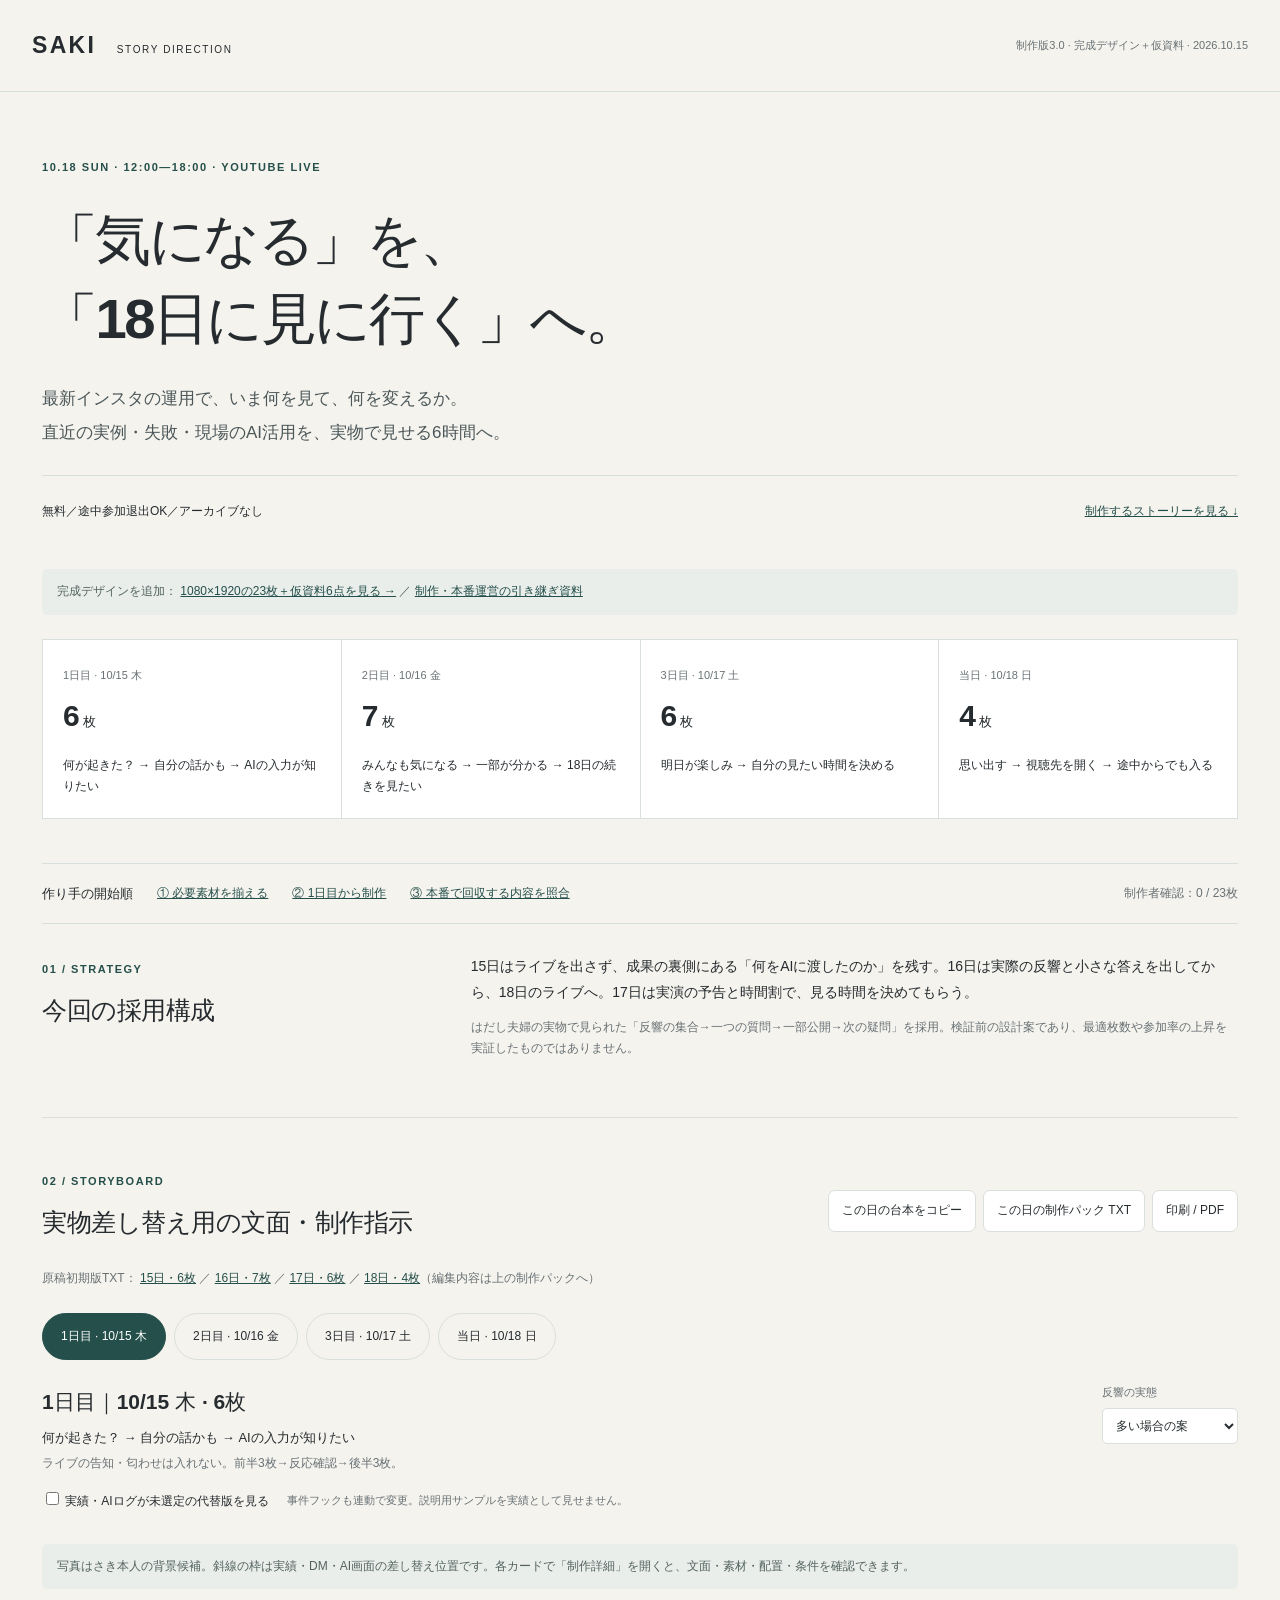
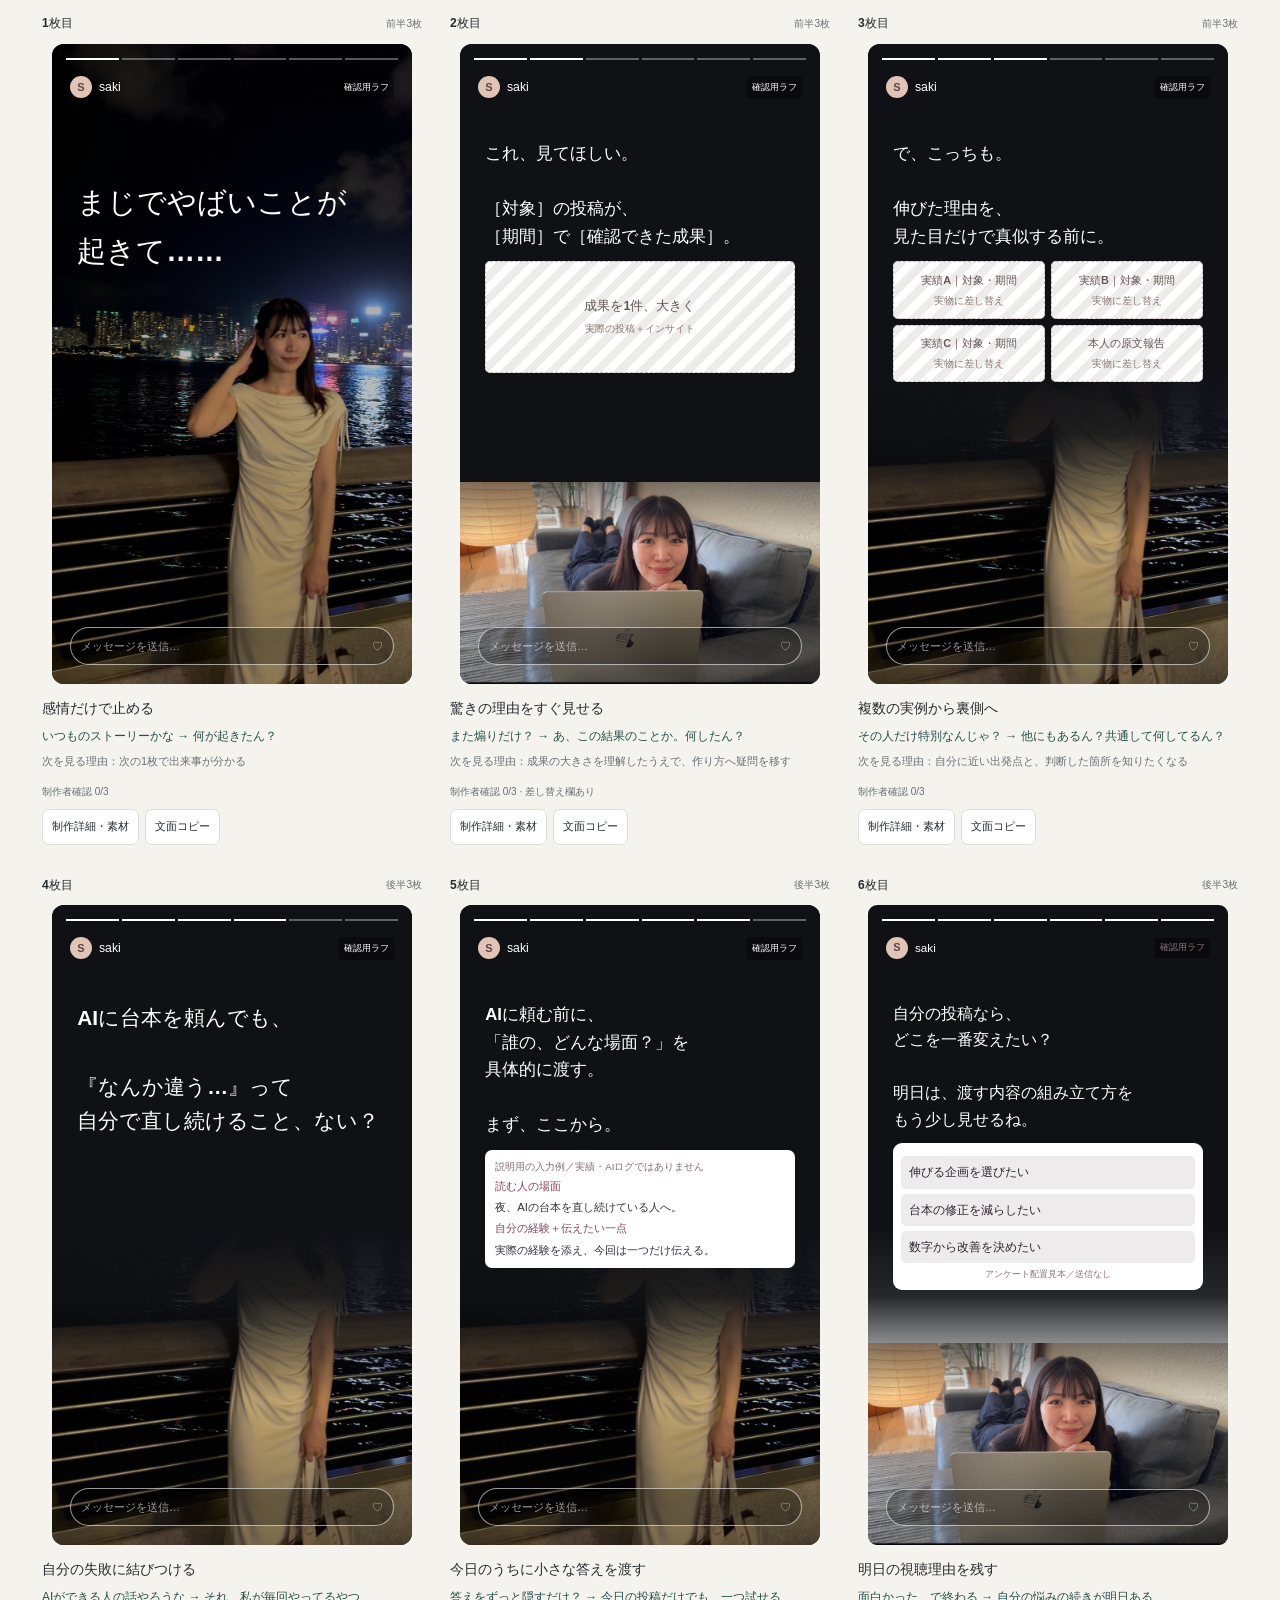
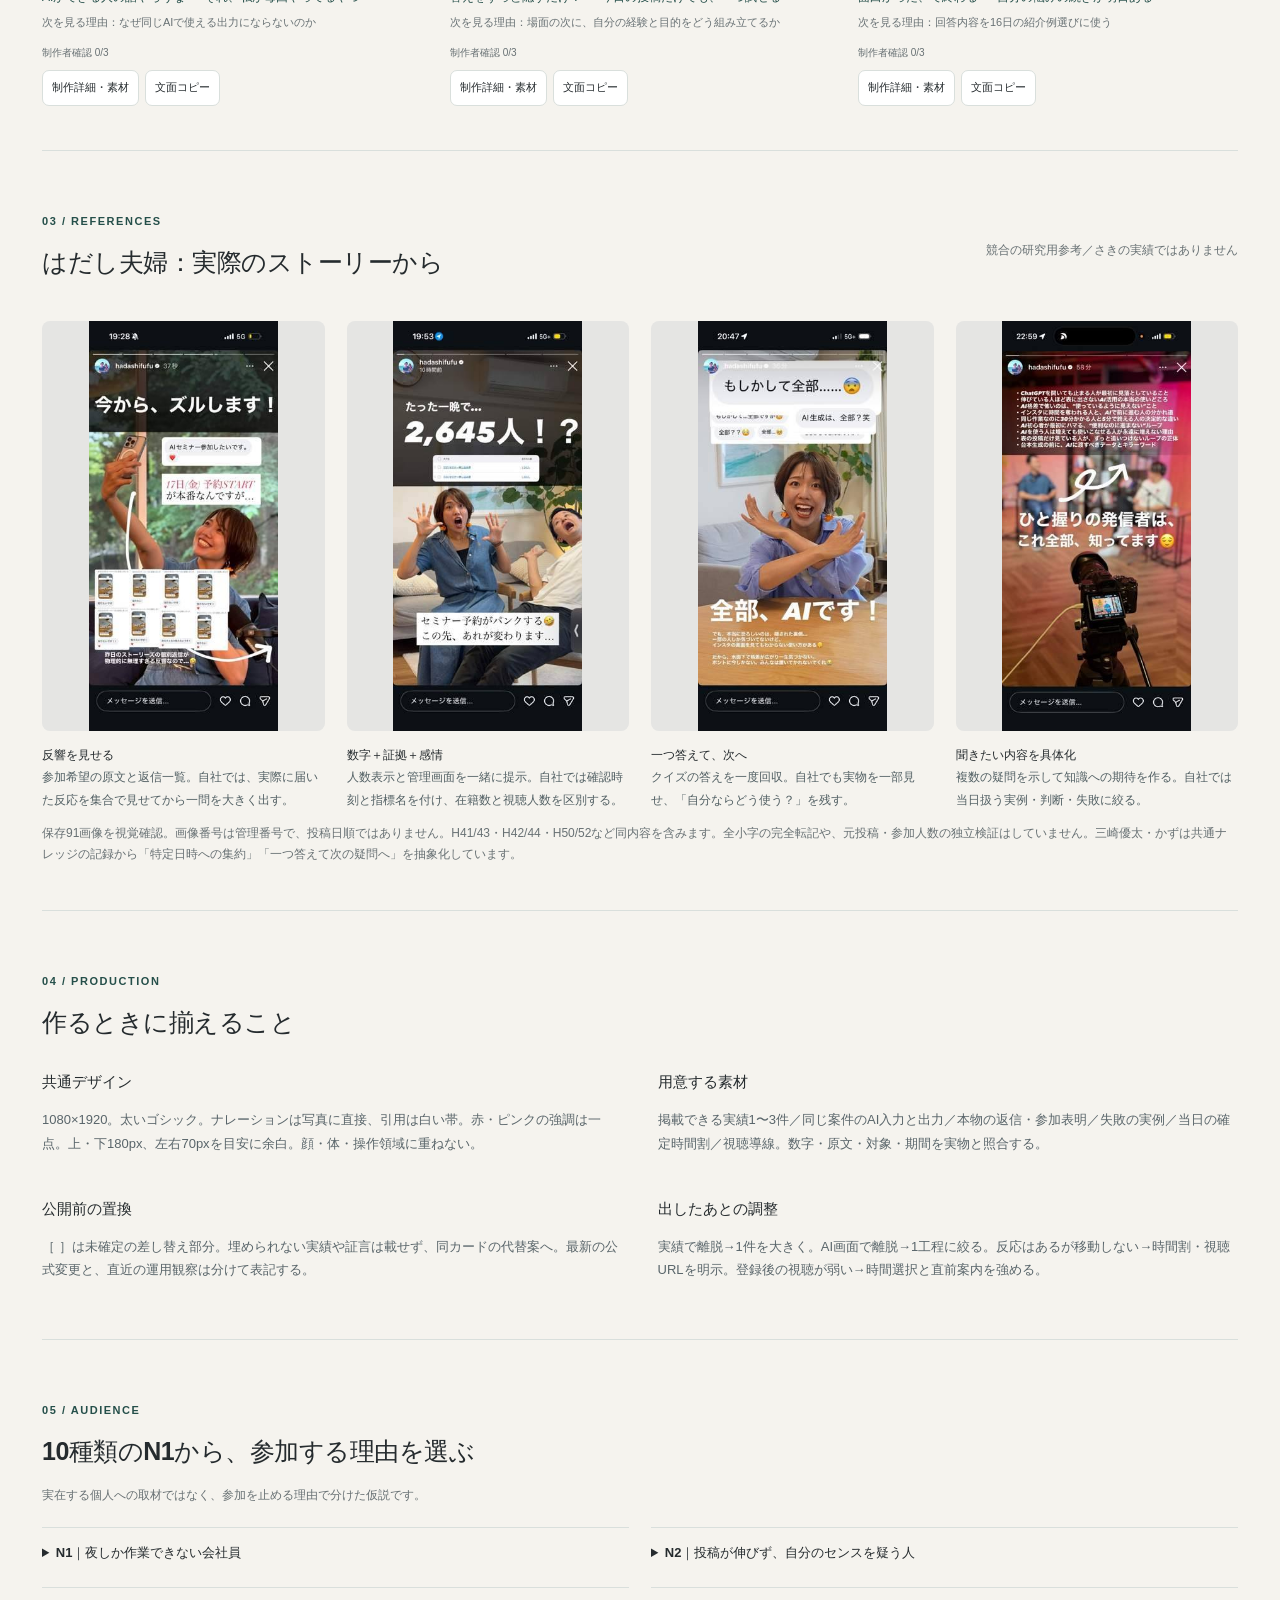
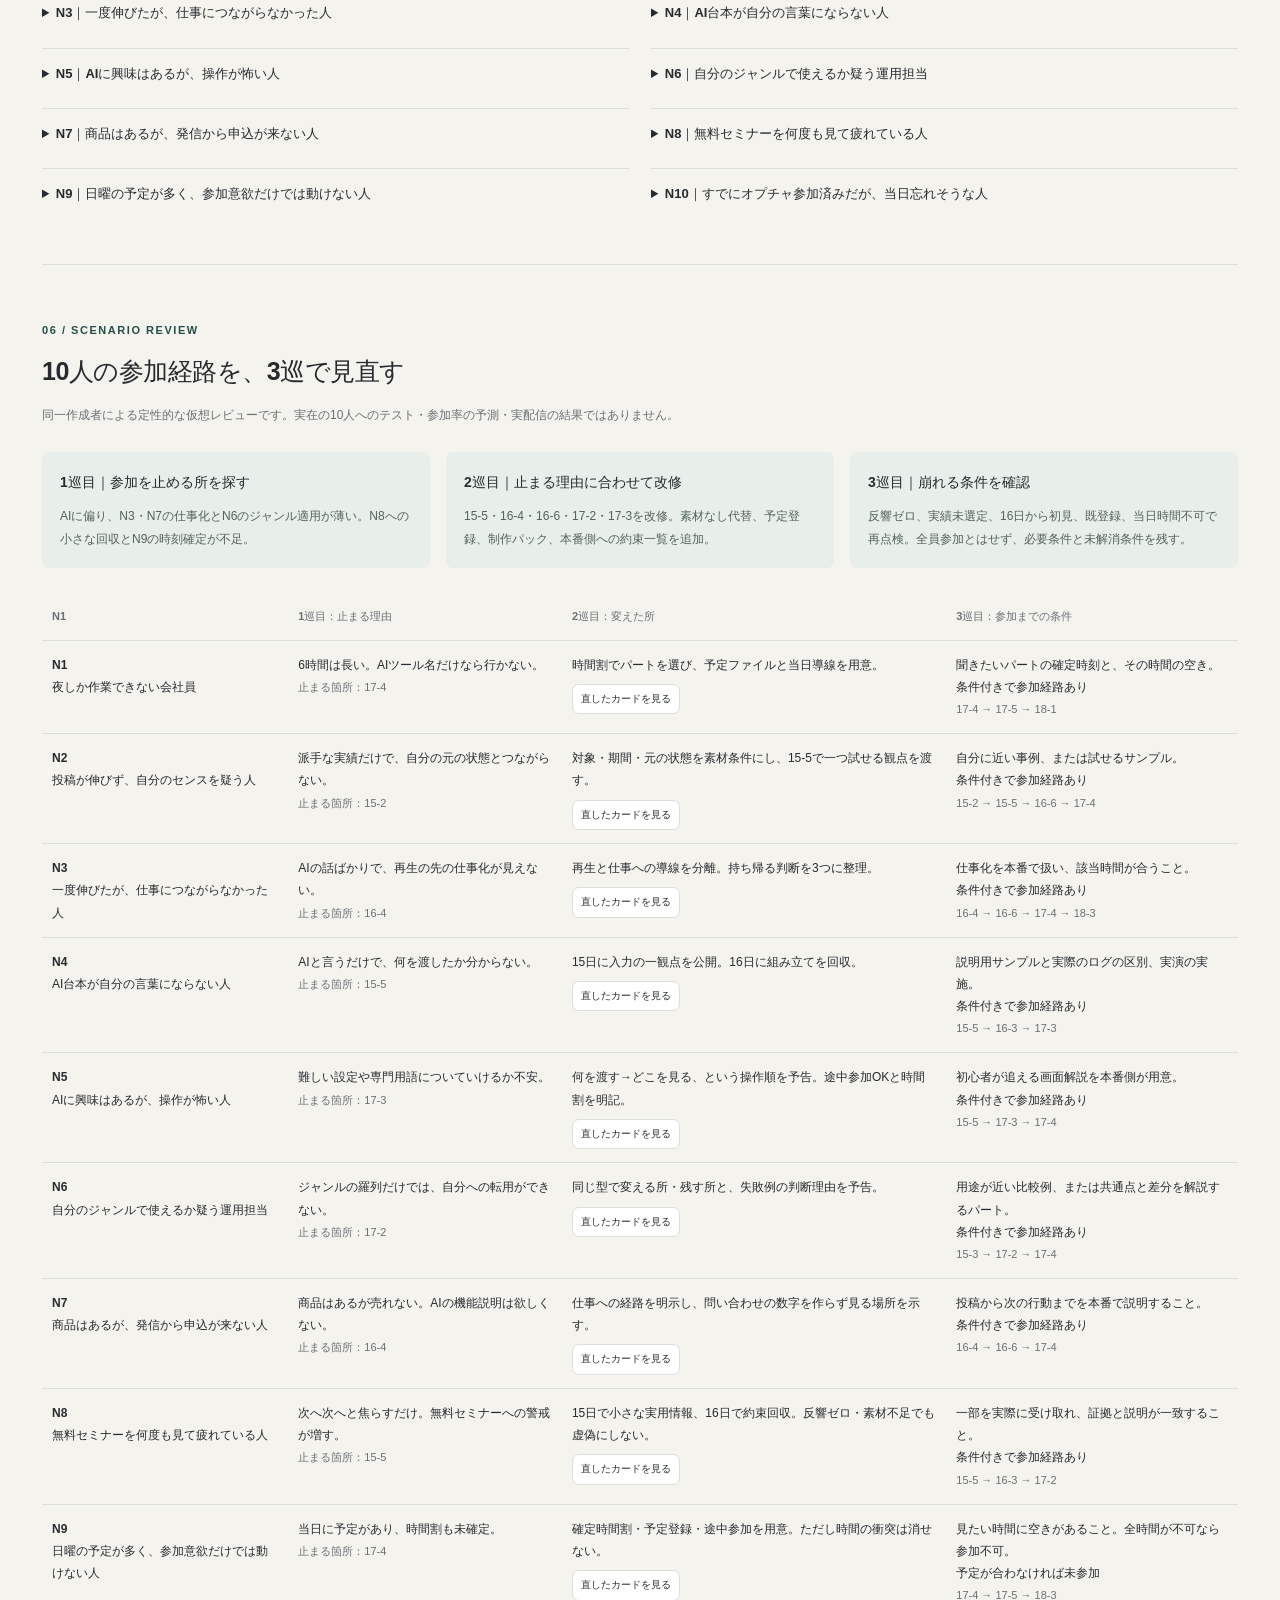
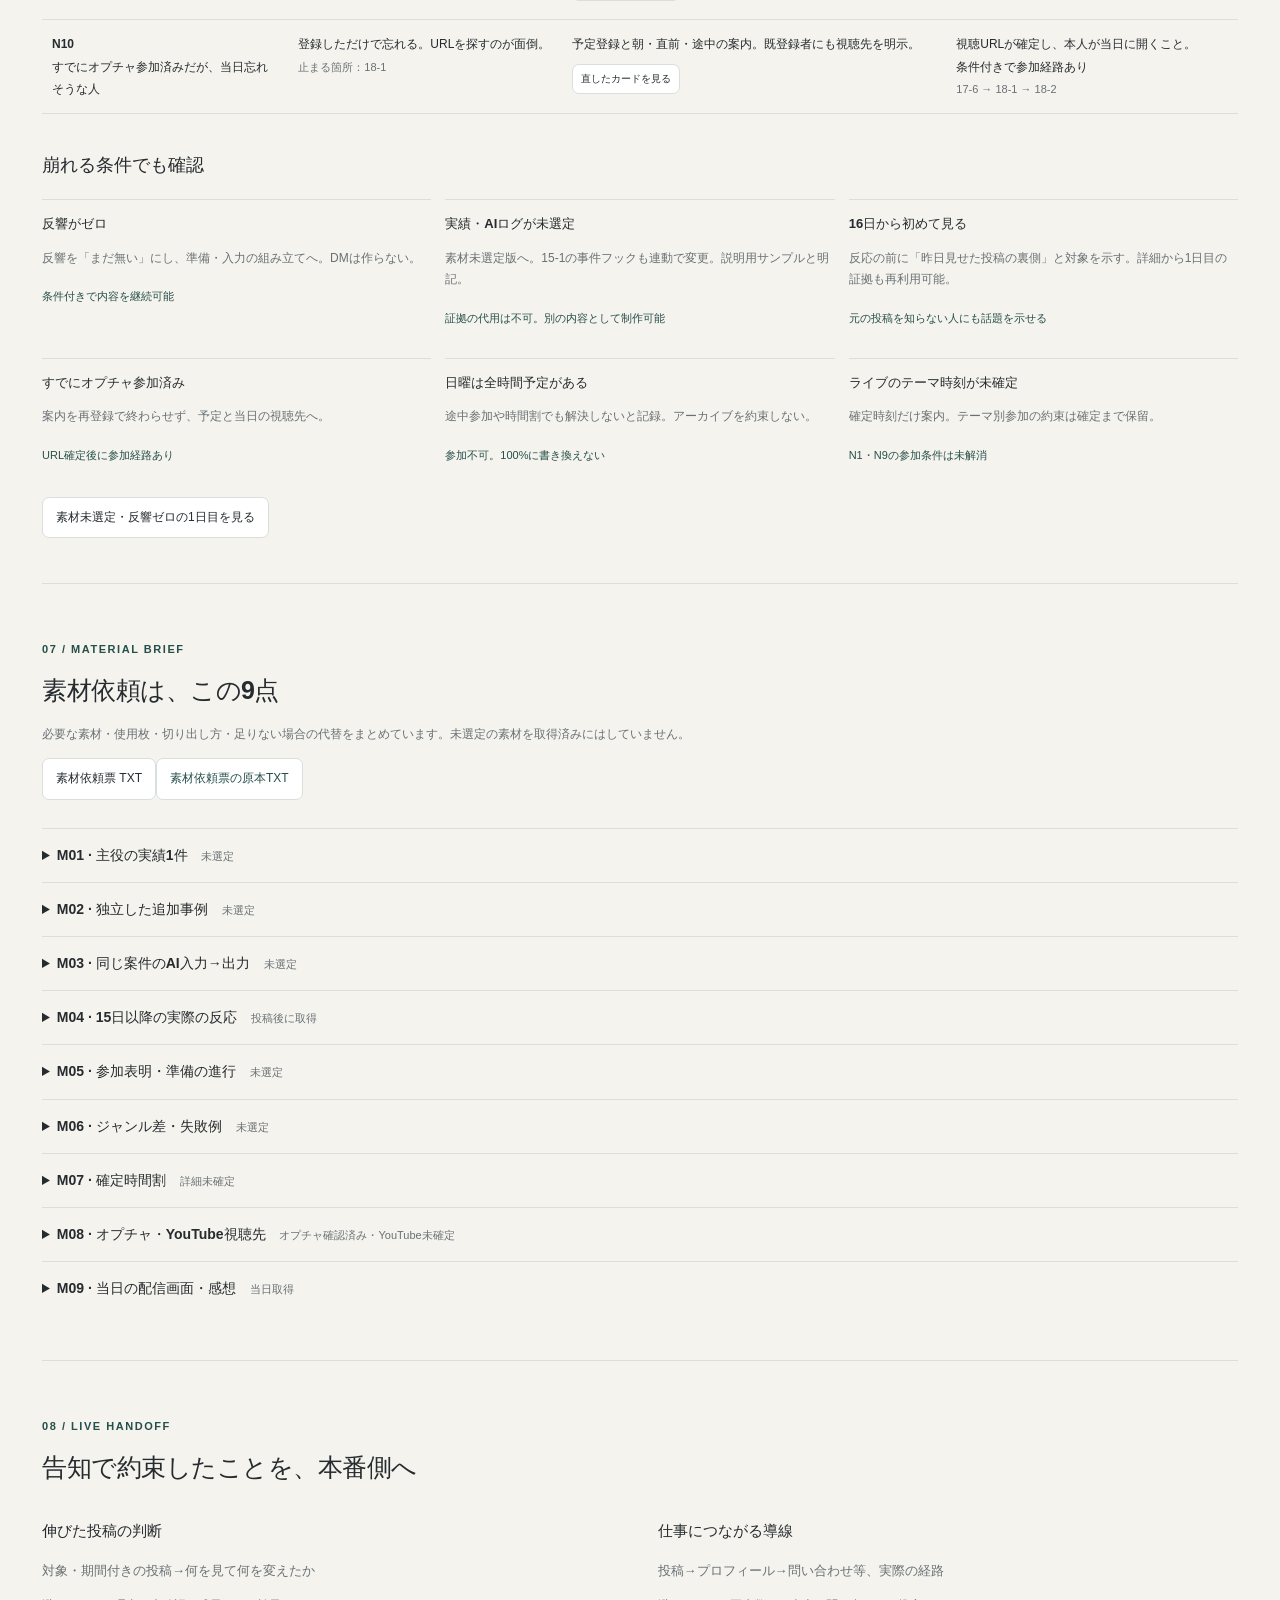
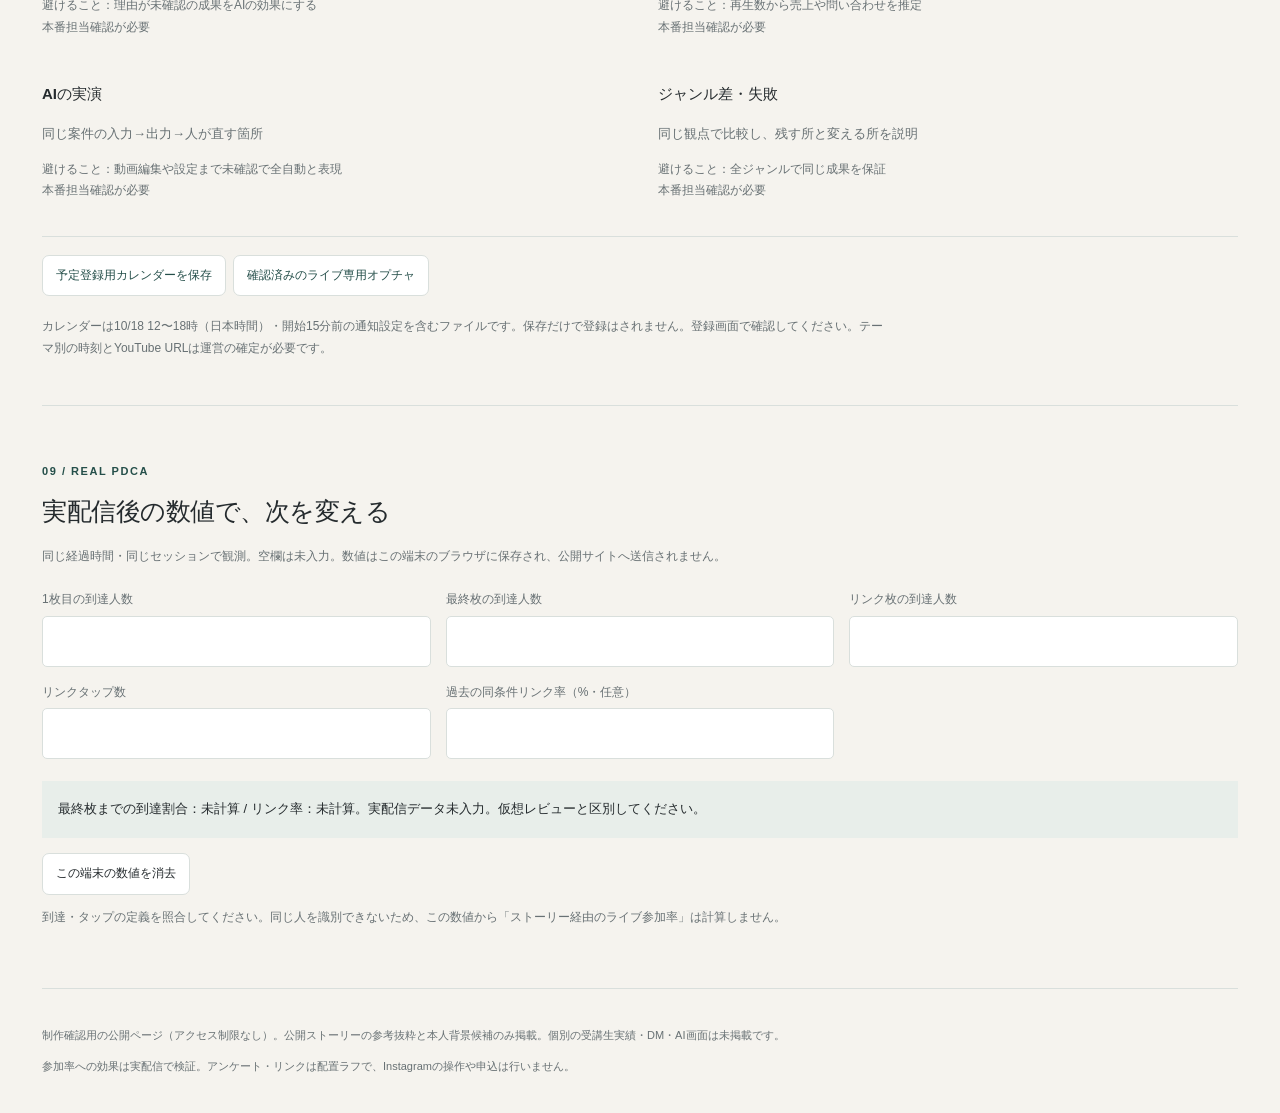
<file: production-v3.html>
<!doctype html>
<html lang="ja">
<head>
<meta charset="utf-8"><meta name="viewport" content="width=device-width,initial-scale=1">
<meta name="robots" content="noindex,nofollow"><meta name="description" content="10月18日インスタ大解剖ライブに向けた、日別ストーリー制作指示とデザインラフ。">
<title>さき｜10/18ライブ ストーリー制作ボード</title>
<link rel="stylesheet" href="style.css?v=2">
</head>
<body>
<header class="mast"><a class="brand" href="#">SAKI <span>STORY DIRECTION</span></a><span class="draft">制作版3.0 · 完成デザイン＋仮資料 · 2026.10.15</span></header>
<main>
<section class="hero"><div class="eyebrow">10.18 SUN · 12:00—18:00 · YOUTUBE LIVE</div><h1>「気になる」を、<br>「18日に見に行く」へ。</h1><p class="lead">最新インスタの運用で、<strong>いま何を見て、何を変えるか。</strong><br>直近の実例・失敗・現場のAI活用を、実物で見せる6時間へ。</p><div class="hero-bottom"><span>無料／途中参加退出OK／アーカイブなし</span><a href="#board">制作するストーリーを見る ↓</a></div></section>
<div class="asset-note"><b>完成デザインを追加：</b> <a href="gallery.html">1080×1920の23枚＋仮資料6点を見る →</a> ／ <a href="handoff.html">制作・本番運営の引き継ぎ資料</a></div><section class="day-overview" aria-label="日別構成"></section>
<div class="start-bar"><b>作り手の開始順</b><a href="#materials">① 必要素材を揃える</a><a href="#board">② 1日目から制作</a><a href="#promises">③ 本番で回収する内容を照合</a><span id="production-progress">制作者確認：0 / 23枚</span></div>
<section class="principles"><div><span class="section-no">01 / STRATEGY</span><h2>今回の採用構成</h2></div><div><p>15日はライブを出さず、成果の裏側にある「何をAIに渡したのか」を残す。16日は実際の反響と小さな答えを出してから、18日のライブへ。17日は実演の予告と時間割で、見る時間を決めてもらう。</p><p class="subtle">はだし夫婦の実物で見られた「反響の集合→一つの質問→一部公開→次の疑問」を採用。検証前の設計案であり、最適枚数や参加率の上昇を実証したものではありません。</p></div></section>
<section id="board" class="board">
<div class="section-head"><div><span class="section-no">02 / STORYBOARD</span><h2>実物差し替え用の文面・制作指示</h2></div><div class="actions"><button id="copy-day" type="button">この日の台本をコピー</button><button id="download-pack" type="button">この日の制作パック TXT</button><button id="print" type="button">印刷 / PDF</button></div></div>
<p class="subtle">原稿初期版TXT： <a href="packs/10-15.txt" download>15日・6枚</a> ／ <a href="packs/10-16.txt" download>16日・7枚</a> ／ <a href="packs/10-17.txt" download>17日・6枚</a> ／ <a href="packs/10-18.txt" download>18日・4枚</a>（編集内容は上の制作パックへ）</p><nav class="day-tabs" aria-label="制作日を選択"></nav>
<div class="board-bar"><div><h3 id="day-title"></h3><p id="day-goal"></p><p id="day-rule" class="subtle"></p></div><label>反響の実態 <select id="reaction"><option value="high">多い場合の案</option><option value="low">少数の場合の案</option><option value="none">まだ無い場合の案</option></select></label></div>
<div class="evidence-switch"><label><input id="missing-assets" type="checkbox"> 実績・AIログが未選定の代替版を見る</label><span>事件フックも連動で変更。説明用サンプルを実績として見せません。</span></div>
<p class="asset-note">写真はさき本人の背景候補。斜線の枠は実績・DM・AI画面の差し替え位置です。各カードで「制作詳細」を開くと、文面・素材・配置・条件を確認できます。</p>
<div id="story-grid" class="story-grid"></div>
</section>
<section id="references" class="reference-section"><div class="section-head"><div><span class="section-no">03 / REFERENCES</span><h2>はだし夫婦：実際のストーリーから</h2></div><span class="subtle">競合の研究用参考／さきの実績ではありません</span></div><div class="reference-grid">
<figure><a href="assets/ref-h50.jpg" target="_blank" rel="noopener"><img src="assets/ref-h50.jpg" alt="はだし夫婦、参加希望のDMと返信一覧を掲載したストーリー" loading="lazy"></a><figcaption><b>反響を見せる</b><br>参加希望の原文と返信一覧。自社では、実際に届いた反応を集合で見せてから一問を大きく出す。</figcaption></figure>
<figure><a href="assets/ref-h42.jpg" target="_blank" rel="noopener"><img src="assets/ref-h42.jpg" alt="はだし夫婦、人数と管理画面を併記したストーリー" loading="lazy"></a><figcaption><b>数字＋証拠＋感情</b><br>人数表示と管理画面を一緒に提示。自社では確認時刻と指標名を付け、在籍数と視聴人数を区別する。</figcaption></figure>
<figure><a href="assets/ref-h55.jpg" target="_blank" rel="noopener"><img src="assets/ref-h55.jpg" alt="はだし夫婦、AI生成クイズの答えを示すストーリー" loading="lazy"></a><figcaption><b>一つ答えて、次へ</b><br>クイズの答えを一度回収。自社でも実物を一部見せ、「自分ならどう使う？」を残す。</figcaption></figure>
<figure><a href="assets/ref-h63.jpg" target="_blank" rel="noopener"><img src="assets/ref-h63.jpg" alt="はだし夫婦、AIの使いどころを複数提示するストーリー" loading="lazy"></a><figcaption><b>聞きたい内容を具体化</b><br>複数の疑問を示して知識への期待を作る。自社では当日扱う実例・判断・失敗に絞る。</figcaption></figure>
</div><p class="subtle">保存91画像を視覚確認。画像番号は管理番号で、投稿日順ではありません。H41/43・H42/44・H50/52など同内容を含みます。全小字の完全転記や、元投稿・参加人数の独立検証はしていません。三崎優太・かずは共通ナレッジの記録から「特定日時への集約」「一つ答えて次の疑問へ」を抽象化しています。</p></section>
<section class="production"><div><span class="section-no">04 / PRODUCTION</span><h2>作るときに揃えること</h2></div><div class="production-grid"><article><h3>共通デザイン</h3><p>1080×1920。太いゴシック。ナレーションは写真に直接、引用は白い帯。赤・ピンクの強調は一点。上・下180px、左右70pxを目安に余白。顔・体・操作領域に重ねない。</p></article><article><h3>用意する素材</h3><p>掲載できる実績1〜3件／同じ案件のAI入力と出力／本物の返信・参加表明／失敗の実例／当日の確定時間割／視聴導線。数字・原文・対象・期間を実物と照合する。</p></article><article><h3>公開前の置換</h3><p>［ ］は未確定の差し替え部分。埋められない実績や証言は載せず、同カードの代替案へ。最新の公式変更と、直近の運用観察は分けて表記する。</p></article><article><h3>出したあとの調整</h3><p>実績で離脱→1件を大きく。AI画面で離脱→1工程に絞る。反応はあるが移動しない→時間割・視聴URLを明示。登録後の視聴が弱い→時間選択と直前案内を強める。</p></article></div></section>
<section class="n1-section"><span class="section-no">05 / AUDIENCE</span><h2>10種類のN1から、参加する理由を選ぶ</h2><p class="subtle">実在する個人への取材ではなく、参加を止める理由で分けた仮説です。</p><div id="persona-grid" class="persona-grid"></div></section>
<section id="simulation" class="sim-section"><span class="section-no">06 / SCENARIO REVIEW</span><h2>10人の参加経路を、3巡で見直す</h2><p class="subtle">同一作成者による定性的な仮想レビューです。実在の10人へのテスト・参加率の予測・実配信の結果ではありません。</p><div id="review-rounds" class="round-grid"></div><div class="wide-table"><table><thead><tr><th>N1</th><th>1巡目：止まる理由</th><th>2巡目：変えた所</th><th>3巡目：参加までの条件</th></tr></thead><tbody id="simulation-rows"></tbody></table></div><h3>崩れる条件でも確認</h3><div id="stress-cases" class="stress-grid"></div><button id="stress-preview" type="button">素材未選定・反響ゼロの1日目を見る</button></section>
<section id="materials" class="materials-section"><span class="section-no">07 / MATERIAL BRIEF</span><h2>素材依頼は、この9点</h2><p class="subtle">必要な素材・使用枚・切り出し方・足りない場合の代替をまとめています。未選定の素材を取得済みにはしていません。</p><button id="download-materials" type="button">素材依頼票 TXT</button><a class="button-link" href="packs/materials.txt" download>素材依頼票の原本TXT</a><div id="material-list" class="material-list"></div></section>
<section id="promises" class="promises-section"><span class="section-no">08 / LIVE HANDOFF</span><h2>告知で約束したことを、本番側へ</h2><div id="promise-list" class="production-grid"></div><div class="event-tools"><a class="button-link" href="live-20261018.ics" download>予定登録用カレンダーを保存</a><a class="button-link" id="openchat-link" target="_blank" rel="noopener">確認済みのライブ専用オプチャ</a><p class="subtle">カレンダーは10/18 12〜18時（日本時間）・開始15分前の通知設定を含むファイルです。保存だけで登録はされません。登録画面で確認してください。テーマ別の時刻とYouTube URLは運営の確定が必要です。</p></div></section>
<section id="live-check" class="live-check-section"><span class="section-no">09 / REAL PDCA</span><h2>実配信後の数値で、次を変える</h2><p class="subtle">同じ経過時間・同じセッションで観測。空欄は未入力。数値はこの端末のブラウザに保存され、公開サイトへ送信されません。</p><form id="metrics-form"><label>1枚目の到達人数<input type="number" min="0" step="1" name="first"></label><label>最終枚の到達人数<input type="number" min="0" step="1" name="last"></label><label>リンク枚の到達人数<input type="number" min="0" step="1" name="linkReach"></label><label>リンクタップ数<input type="number" min="0" step="1" name="taps"></label><label>過去の同条件リンク率（%・任意）<input type="number" min="0" step="0.01" name="baseline"></label></form><div id="metrics-result" aria-live="polite"></div><button type="button" id="clear-metrics">この端末の数値を消去</button><p class="subtle">到達・タップの定義を照合してください。同じ人を識別できないため、この数値から「ストーリー経由のライブ参加率」は計算しません。</p></section>
<footer><p>制作確認用の公開ページ（アクセス制限なし）。公開ストーリーの参考抜粋と本人背景候補のみ掲載。個別の受講生実績・DM・AI画面は未掲載です。</p><p>参加率への効果は実配信で検証。アンケート・リンクは配置ラフで、Instagramの操作や申込は行いません。</p></footer>
</main>
<dialog id="detail"><button class="close" type="button" aria-label="閉じる">×</button><div id="detail-content"></div></dialog>
<div id="toast" role="status" aria-live="polite"></div>
<script src="app.js?v=2"></script>
</body></html>
</file>
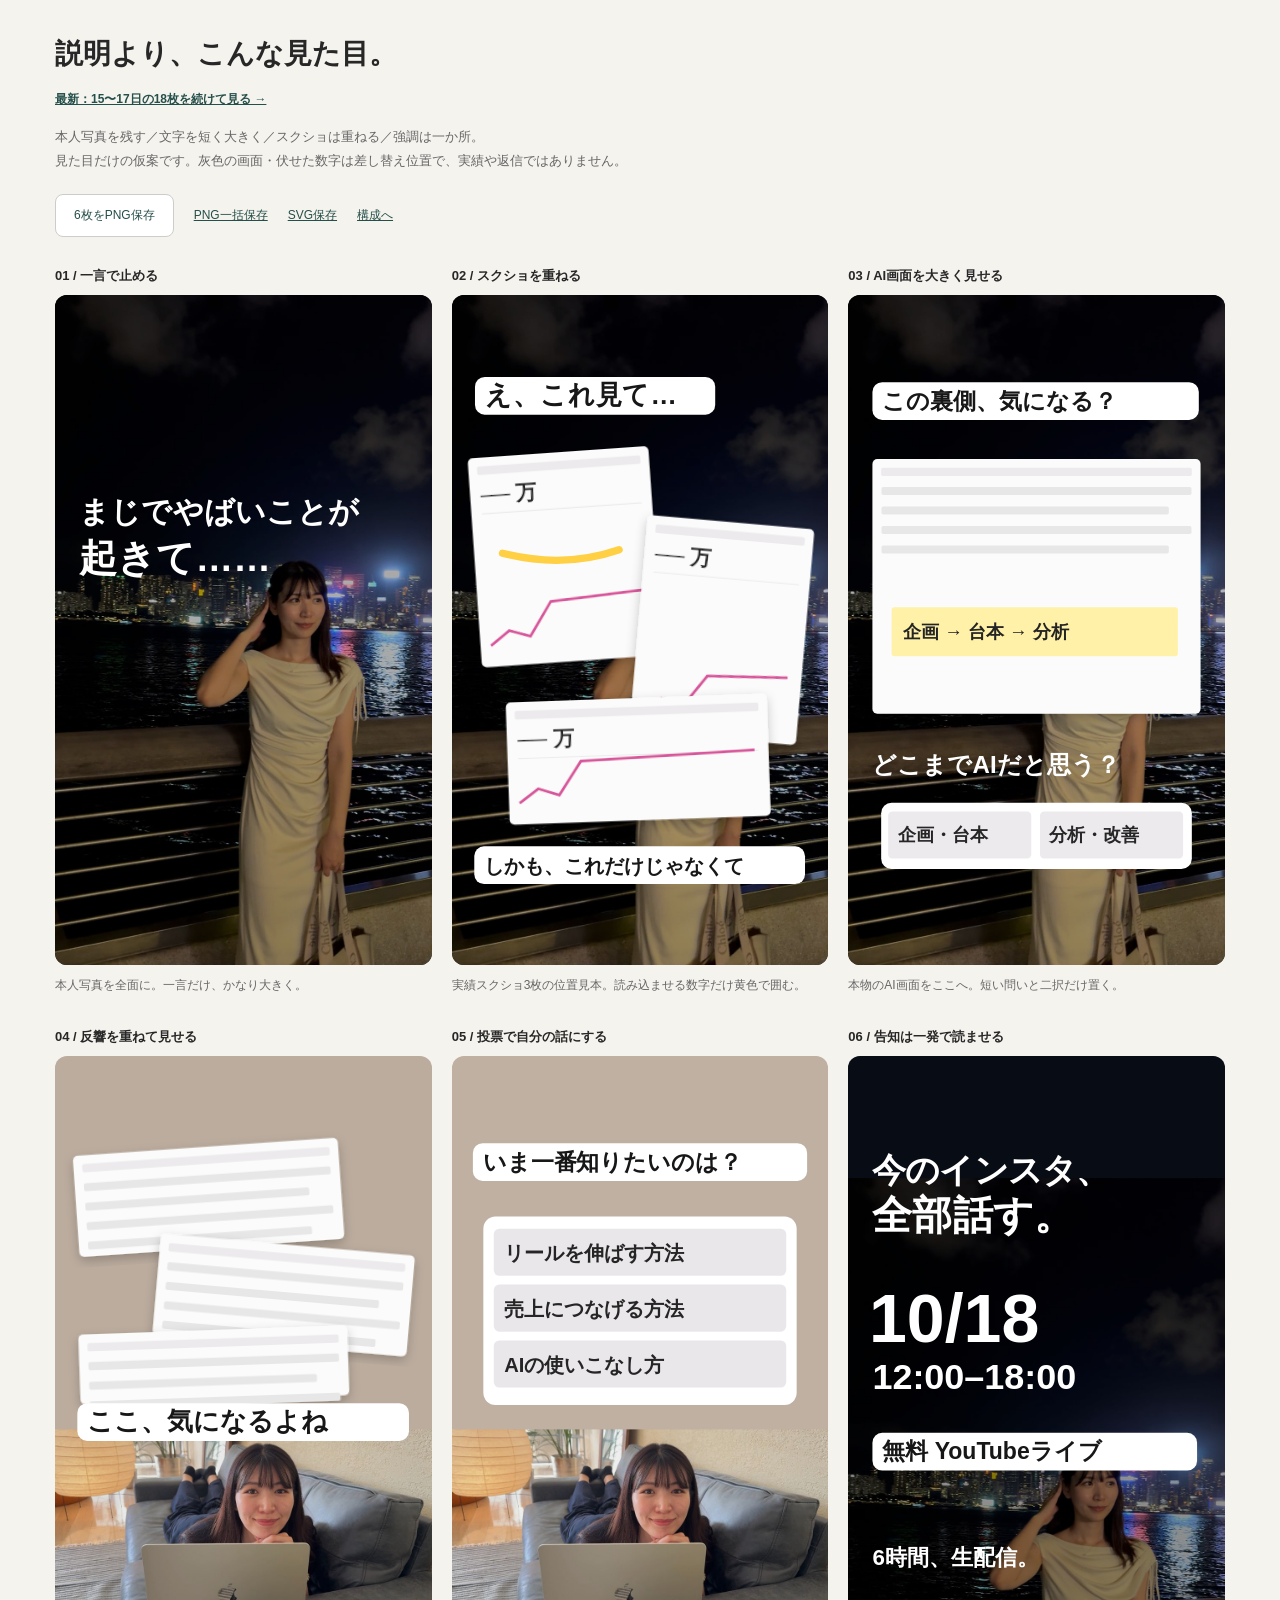
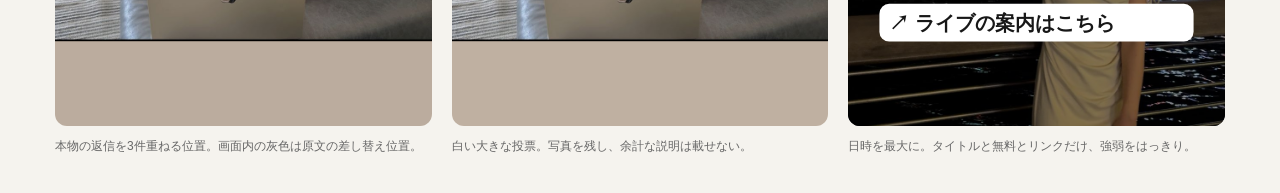
<file: rough.html>
<!doctype html><html lang="ja"><head><meta charset="utf-8"><meta name="viewport" content="width=device-width,initial-scale=1"><meta name="robots" content="noindex,nofollow"><title>さき｜ストーリーの見た目ラフ</title><style>*{box-sizing:border-box}body{margin:0;background:#f5f3ee;color:#272727;font-family:-apple-system,BlinkMacSystemFont,"Hiragino Sans",sans-serif}main{max-width:1220px;margin:auto;padding:35px 25px}h1{font-size:28px;margin:0 0 14px}p{font-size:13px;line-height:1.9;color:#666}.actions{display:flex;gap:20px;align-items:center;margin:20px 0 30px}button,a{font:inherit;font-size:12px;color:#254f4a}button{padding:12px 18px;background:white;border:1px solid #ccc;border-radius:8px;cursor:pointer}#samples{display:grid;grid-template-columns:repeat(3,1fr);gap:32px 20px}figure{margin:0;min-width:0}.label{font-size:13px;margin-bottom:10px;font-weight:700}img{display:block;width:100%;border-radius:12px}figcaption{font-size:12px;line-height:1.8;color:#666;margin-top:10px}@media(max-width:950px){#samples{grid-template-columns:repeat(2,1fr)}}@media(max-width:550px){#samples{grid-template-columns:1fr}}</style></head><body><main><h1>説明より、こんな見た目。</h1><p><a href="connected.html"><b>最新：15〜17日の18枚を続けて見る →</b></a></p><p>本人写真を残す／文字を短く大きく／スクショは重ねる／強調は一か所。<br>見た目だけの仮案です。灰色の画面・伏せた数字は差し替え位置で、実績や返信ではありません。</p><div class="actions"><button id="export">6枚をPNG保存</button><a href="rough-png.zip" download>PNG一括保存</a><a href="rough-svg.zip" download>SVG保存</a><a href="index.html">構成へ</a></div><p id="status" role="status"></p><div id="samples"></div></main><script src="rough.js"></script></body></html>
</file>
<file: gallery.css>
:root{font-family:-apple-system,BlinkMacSystemFont,"Hiragino Sans",sans-serif;color:#272b2c;background:#f5f3ee;line-height:1.8}*{box-sizing:border-box}body{margin:0}header,main,footer{max-width:1320px;margin:auto}header{display:flex;justify-content:space-between;padding:25px 35px;border-bottom:1px solid #d9ddd7;font-size:12px}header span{letter-spacing:.12em;color:#737979}a{color:#254f4a}main{padding:0 35px}.intro{padding:60px 0 35px;max-width:1000px}.intro small{color:#8b3455;letter-spacing:.14em;font-weight:650}h1{font-size:clamp(38px,5vw,66px);line-height:1.4;letter-spacing:-.04em;font-weight:750;margin:18px 0}p{font-size:14px}.note{padding:18px 22px;border-left:3px solid #c36e86;background:#eee4e5;font-size:12px;max-width:850px;margin:25px 0}.downloads{display:flex;align-items:center;gap:15px;flex-wrap:wrap}button,.downloads a,#ready-zip{font:inherit;font-size:12px;border:1px solid #cdd6d0;border-radius:6px;padding:12px 18px;background:white;cursor:pointer;text-decoration:none}button:hover,a:hover{filter:brightness(.96)}button:disabled{opacity:.55;cursor:wait}#png-all{background:#254f4a;color:white;border-color:#254f4a}#export-status{font-size:12px;color:#66706d}nav{display:flex;gap:8px;flex-wrap:wrap;padding:20px 0;border-top:1px solid #dadeda;position:sticky;top:0;background:#f5f3eef5;z-index:3}nav button{border-radius:25px}nav button[aria-pressed=true]{background:#254f4a;color:white}.section-title{display:flex;align-items:center;justify-content:space-between;gap:20px;margin:18px 0}.section-title h2{font-size:24px}.section-title span{font-size:12px;color:#66706d}.gallery{display:grid;grid-template-columns:repeat(3,minmax(0,1fr));gap:32px 24px}.card{min-width:0}.card-heading{display:flex;justify-content:space-between;font-size:12px;margin:0 0 8px}.card-heading span{color:#66706d}.art{width:100%;display:block;border-radius:12px;box-shadow:0 6px 24px #1619200d;background:#13171b;aspect-ratio:9/16}.material-art{aspect-ratio:4/5;background:#fffaf4}.card h3{font-size:14px;margin:12px 0 7px}.card p{font-size:11px;color:#68716f;margin:7px 0}.card-actions{display:flex;align-items:center;gap:12px}.card-actions a,.card-actions button{font-size:11px}.materials{margin:70px 0}.check{border-top:1px solid #d9ddd7;padding:30px 0 50px;max-width:900px}footer{font-size:11px;color:#68716f;padding:25px 35px;border-top:1px solid #d9ddd7}a:focus-visible,button:focus-visible{outline:3px solid #e783a3;outline-offset:3px}@media(max-width:1000px){.gallery{grid-template-columns:repeat(2,minmax(0,1fr))}}@media(max-width:580px){header,main,footer{padding-left:20px;padding-right:20px}header span{display:none}.gallery{grid-template-columns:1fr}.section-title{display:block}.intro{padding-top:35px}nav{gap:6px}nav button{padding:9px 13px}}
</file>
<file: style.css>
:root{--paper:#f5f3ee;--ink:#252b2e;--muted:#687174;--line:#d9dfdc;--teal:#254f4a;--pink:#ef6786;font-family:-apple-system,BlinkMacSystemFont,"Hiragino Kaku Gothic ProN",sans-serif;color:var(--ink);background:var(--paper);font-synthesis:none;line-height:1.8}*{box-sizing:border-box}html{scroll-behavior:smooth;scroll-padding-top:20px}body{margin:0}button,select,input{font:inherit}button,select{cursor:pointer}a{color:var(--teal)}button{background:white;color:var(--ink);border:1px solid var(--line);padding:9px 13px;border-radius:7px;font-size:12px}button:focus-visible,a:focus-visible,select:focus-visible{outline:3px solid var(--pink);outline-offset:3px}.mast{max-width:1320px;margin:auto;padding:25px 32px;display:flex;align-items:center;justify-content:space-between;gap:20px;border-bottom:1px solid var(--line)}.brand{color:var(--ink);font-size:23px;letter-spacing:.1em;text-decoration:none;font-weight:850}.brand span{font-weight:450;font-size:10px;letter-spacing:.16em;margin-left:12px}.draft{font-size:11px;color:var(--muted)}main{max-width:1256px;margin:auto;padding:0 30px}.hero{padding:66px 0 28px}.eyebrow,.section-no{font-size:11px;letter-spacing:.14em;color:var(--teal);font-weight:650}.hero h1{font-size:clamp(34px,4.4vw,64px);font-weight:750;letter-spacing:-.045em;line-height:1.4;margin:23px 0}.lead{font-size:17px;line-height:2;color:#4b5759}.hero-bottom{display:flex;justify-content:space-between;gap:20px;font-size:12px;padding:25px 0 0;margin-top:25px;border-top:1px solid var(--line)}.day-overview{display:grid;grid-template-columns:repeat(4,1fr);gap:1px;border:1px solid var(--line);margin:12px 0 44px;background:var(--line)}.overview-day{padding:20px;background:#fff;text-decoration:none;color:var(--ink)}.overview-day small{color:var(--muted);font-size:11px}.overview-day .count{font-size:30px;font-weight:700;letter-spacing:-.03em}.overview-day .count span{font-size:13px;font-weight:450;margin-left:4px}.overview-day p{font-size:12px;line-height:1.8;margin-bottom:0}.principles{display:grid;grid-template-columns:1fr 2fr;gap:45px;padding:30px 0 45px;border-bottom:1px solid var(--line)}h2{font-size:25px;font-weight:650;line-height:1.5;letter-spacing:-.02em;margin:9px 0 15px}.principles p{font-size:14px;margin:0 0 12px}.subtle{font-size:12px!important;color:var(--muted)}.board{padding-top:48px;scroll-margin-top:20px}.section-head{display:flex;align-items:center;justify-content:space-between;gap:20px}.actions{display:flex;gap:7px;flex-wrap:wrap}.day-tabs{display:flex;gap:8px;flex-wrap:wrap;margin:23px 0}.day-tabs button{padding:12px 18px;border-radius:30px;background:transparent}.day-tabs button[aria-pressed=true]{background:var(--teal);color:white;border-color:var(--teal)}.board-bar{display:flex;justify-content:space-between;gap:25px;align-items:start}.board-bar h3{font-size:21px;margin:0 0 5px}.board-bar p{font-size:13px;margin:3px 0}.board-bar label{white-space:nowrap;font-size:11px;color:var(--muted)}select{display:block;background:#fff;color:var(--ink);padding:9px;border:1px solid var(--line);border-radius:5px;font-size:12px;margin-top:5px}.asset-note{font-size:12px;padding:12px 15px;background:#e9eeeb;border-radius:5px;margin:19px 0 24px;color:#53625e}.story-grid{display:grid;grid-template-columns:repeat(3,minmax(0,1fr));gap:26px 22px}.story-card{min-width:0}.card-heading{display:flex;justify-content:space-between;align-items:center;gap:8px;margin:0 0 9px}.card-heading b{font-size:12px;font-weight:650}.card-heading span{font-size:10px;color:var(--muted)}.phone{position:relative;aspect-ratio:9/16;background:#101115;color:white;border-radius:12px;overflow:hidden;isolation:isolate;container-type:inline-size;font-family:"Hiragino Sans","Hiragino Kaku Gothic ProN",sans-serif}.phone .bg{position:absolute;inset:0;background-size:100% auto;background-position:center bottom;background-repeat:no-repeat;z-index:-3}.phone .shade{position:absolute;inset:0;z-index:-2;background:linear-gradient(#101115 0%,#101115 50%,#101115e8 61%,#10111500 77%,#10111555 100%)}.phone.hook .bg{background-size:cover;background-position:center}.phone.hook .shade{background:linear-gradient(#0006,#0002 55%,#0003)}.ig-bars{position:absolute;top:2.2%;left:4%;right:4%;display:flex;gap:3px}.ig-bars i{height:2px;flex:1;background:#ffffff55}.ig-bars .on{background:white}.ig-user{position:absolute;top:5%;left:5%;right:5%;display:flex;align-items:center;gap:7px;font-size:3.4cqw;color:white}.ig-user b{display:grid;place-items:center;width:22px;height:22px;background:#e0c4b8;color:#5d4240;border-radius:50%;font-size:11px}.ig-user small{margin-left:auto;font-size:2.6cqw;color:#fff;background:#0006;padding:3px 5px;border-radius:3px}.post{position:absolute;top:15%;left:7%;right:7%;bottom:26%;display:flex;flex-direction:column;gap:3cqw}.post-copy{white-space:pre-line;overflow-wrap:anywhere;font-weight:800;font-size:4.65cqw;line-height:1.65;margin:0;color:#fff}.phone.hook .post{top:21%;bottom:auto}.phone.hook .post-copy{font-size:8cqw;line-height:1.7}.phone.relate .post-copy{font-size:5.8cqw}.ig-bottom{position:absolute;bottom:3%;left:5%;right:5%;color:#fff9;font-size:3.1cqw;border:1px solid #ffffff99;background:#0004;padding:8px 10px;border-radius:30px;display:flex;justify-content:space-between}.slot{position:relative;background:repeating-linear-gradient(-45deg,#fff,#fff 8px,#eeecea 8px,#eeecea 16px);border:1px dashed #c9bebb;color:#635654;border-radius:5px;min-height:20cqw;padding:7px;display:flex;flex-direction:column;align-items:center;justify-content:center;text-align:center;gap:4px;font-size:3.5cqw;line-height:1.55;font-weight:600;overflow:hidden}.slot.big{min-height:31cqw}.slot small{font-size:2.8cqw;font-weight:400;color:#897671}.slot.local-image{padding:0;border:0;background:white;min-height:0;aspect-ratio:1.6}.slot.local-image img{height:100%;width:100%;object-fit:contain}.evidence-grid{display:grid;grid-template-columns:1fr 1fr;gap:6px}.evidence-grid .slot{min-height:16cqw;font-size:3cqw;padding:5px}.evidence-grid.six .slot{min-height:12cqw;padding:3px}.proof-note{font-size:2.8cqw;font-weight:500;color:#ffd4df;line-height:1.5}.arrow{text-align:center;font-size:5cqw;color:#f7a7bc;line-height:1}.poll{padding:8px;background:white;color:#252027;border-radius:9px}.poll button{display:block;width:100%;border:0;border-radius:5px;background:#eeebed;color:#30252c;text-align:left;font-size:3.4cqw;font-weight:700;margin:5px 0;padding:8px;line-height:1.4}.poll button[aria-pressed=true]{background:#f2d5df;color:#793044}.poll small{font-size:2.6cqw;color:#8b747d;display:block;text-align:center;line-height:1.5}.event-date{font-size:9cqw;font-weight:850;line-height:1.1}.event-date small{font-size:4cqw}.event-time{font-size:6.5cqw;font-weight:850;line-height:1.1;color:#ffc4d2}.event-meta{font-size:3.2cqw;font-weight:550;line-height:1.6;color:#fff}.link-sticker{padding:9px 6px;background:white;color:#272128;font-size:3.7cqw;line-height:1.5;text-align:center;font-weight:800;border-radius:7px}.schedule{padding:7px 9px;background:white;color:#302830;font-size:3.1cqw;line-height:1.5;border-radius:6px;font-weight:600}.schedule div{padding:5px 0;border-bottom:1px solid #ddd}.schedule div:last-child{border:0}.card-caption{padding:12px 0 0}.card-title{font-size:14px;margin:0 0 5px;font-weight:650}.emotion{font-size:12px;color:var(--teal);line-height:1.75;margin:5px 0}.card-caption .next{font-size:11px;color:var(--muted);margin:4px 0 12px;line-height:1.7}.card-actions{display:flex;gap:6px;flex-wrap:wrap}.card-actions button{font-size:11px;padding:7px 9px}.reference-section,.production,.n1-section{padding-top:55px;margin-top:44px;border-top:1px solid var(--line)}.reference-grid{display:grid;grid-template-columns:repeat(4,1fr);gap:22px;margin-top:25px}.reference-grid figure{margin:0}.reference-grid img{display:block;width:100%;max-height:410px;object-fit:contain;object-position:top;background:#e5e5e3;border-radius:8px}.reference-grid figcaption{font-size:12px;line-height:1.85;margin-top:13px;color:#526064}.reference-grid b{color:var(--ink)}.production-grid{display:grid;grid-template-columns:1fr 1fr;gap:15px 35px}.production h3{font-size:15px;margin:12px 0 8px}.production p{font-size:13px;color:#59656a}.persona-grid{display:grid;grid-template-columns:1fr 1fr;gap:10px 22px;margin-top:20px}.persona-grid details{border-top:1px solid var(--line);padding:13px 0}.persona-grid summary{font-size:13px;font-weight:650;cursor:pointer}.persona-grid p{font-size:12px;color:var(--muted)}footer{font-size:11px;line-height:1.85;color:var(--muted);margin-top:60px;padding:25px 0;border-top:1px solid var(--line)}dialog{width:min(1080px,96vw);max-height:93vh;border:0;border-radius:12px;padding:28px;background:var(--paper);color:var(--ink)}dialog::backdrop{background:#142321b8}.close{position:sticky;top:0;float:right;border-radius:50%;width:35px;height:35px;padding:0;font-size:22px;z-index:3}.detail-layout{display:grid;grid-template-columns:minmax(250px,330px) 1fr;gap:30px;clear:both}.detail-layout .phone{position:sticky;top:0}.detail-info h2{font-size:22px}.detail-info pre{background:white;border:1px solid var(--line);padding:15px;border-radius:5px;white-space:pre-wrap;font:inherit;font-size:14px;line-height:1.9}.detail-info dl{display:grid;grid-template-columns:90px 1fr;gap:8px 15px;font-size:12px}.detail-info dt{font-weight:700}.detail-info dd{margin:0;color:var(--muted)}.detail-info h3{font-size:14px;margin-top:23px}.upload-zone{background:#e6ece8;border:1px dashed #a7b9b2;padding:12px;border-radius:6px;font-size:12px}.upload-zone input{display:block;margin-top:10px;font-size:12px;max-width:100%}#toast{position:fixed;bottom:22px;left:50%;transform:translateX(-50%);padding:10px 20px;background:#203d36;color:white;font-size:12px;border-radius:6px;opacity:0;pointer-events:none;z-index:20;transition:opacity .2s}#toast.show{opacity:1}.ref-tags{font-size:11px;color:var(--teal)}@media(min-width:1200px){.story-grid{gap:30px 28px}.phone{max-width:360px;margin:auto}}@media(max-width:900px){.story-grid{grid-template-columns:repeat(2,minmax(0,1fr))}.principles{gap:25px;grid-template-columns:1fr 2fr}.reference-grid{grid-template-columns:repeat(2,1fr)}}@media(max-width:580px){.mast{padding:17px 18px}.brand span{display:none}.draft{font-size:10px}main{padding:0 18px}.hero{padding-top:38px}.hero h1{font-size:38px}.lead{font-size:14px}.hero-bottom{display:block}.hero-bottom a{display:block;margin-top:10px}.day-overview{grid-template-columns:1fr 1fr;margin-bottom:25px}.overview-day{padding:14px}.principles{grid-template-columns:1fr;gap:0;padding:20px 0}.section-head{display:block}.actions{margin:14px 0}.day-tabs{gap:6px}.day-tabs button{padding:9px 12px;font-size:11px}.board-bar{display:block}.board-bar label{display:block;margin-top:12px}.board-bar select{display:inline;margin-left:8px;font-size:16px}.story-grid{grid-template-columns:1fr;gap:30px}.story-card{max-width:370px;width:100%;margin:auto}.card-actions button{padding:10px 14px;min-height:40px}.reference-grid{gap:15px}.production-grid,.persona-grid{grid-template-columns:1fr}.reference-grid figcaption{font-size:11px}dialog{padding:16px}.detail-layout{grid-template-columns:1fr;gap:16px}.detail-layout .phone{position:relative;width:min(100%,330px);margin:auto}.detail-info dl{grid-template-columns:1fr;gap:3px}.detail-info dd{margin-bottom:9px}.close{top:0}h2{font-size:23px}}
.start-bar{display:flex;gap:12px 24px;align-items:center;flex-wrap:wrap;padding:18px 0;border-top:1px solid var(--line);border-bottom:1px solid var(--line);font-size:12px}.start-bar b{font-size:13px}.start-bar span{margin-left:auto;color:var(--muted)}.evidence-switch{display:flex;gap:9px 18px;flex-wrap:wrap;align-items:center;padding:12px 0;font-size:12px}.evidence-switch span{font-size:11px;color:var(--muted)}.evidence-switch input{accent-color:var(--teal)}.production-state{font-size:10px;color:var(--muted);margin:8px 0}.input-sample,.funnel-sample{display:flex;flex-direction:column;background:#fff;color:#33303a;padding:9px 10px;border-radius:7px;font-size:3.1cqw;line-height:1.55;gap:4px}.input-sample small,.funnel-sample small{font-size:2.7cqw;color:#816d77}.input-sample b{color:#864356}.funnel-sample{text-align:center;gap:1px}.funnel-sample b{padding:2px}.phone.scope .post-copy{font-size:4.45cqw}.production-editor{margin:20px 0;padding-top:10px;border-top:1px solid var(--line)}.production-editor textarea{width:100%;font:inherit;font-size:14px;padding:12px;line-height:1.8;border:1px solid var(--line);border-radius:5px;background:#fff;color:var(--ink);resize:vertical}.production-editor fieldset{border:1px solid var(--line);padding:12px}.production-editor legend{font-size:12px;font-weight:650}.production-editor label{display:block;font-size:12px;margin:6px 0;line-height:1.7}.production-editor input{accent-color:var(--teal)}#detail-readiness{font-size:12px;color:var(--teal);padding:10px 0}.sim-section,.materials-section,.promises-section,.live-check-section{padding-top:50px;margin-top:45px;border-top:1px solid var(--line)}.round-grid{display:grid;grid-template-columns:repeat(3,1fr);gap:16px;margin:25px 0}.round-grid article{background:#e8eeea;padding:18px;border-radius:7px}.round-grid h3{font-size:14px;margin:0 0 10px}.round-grid p{font-size:12px;color:#52635c;line-height:1.9;margin:0}.wide-table{overflow:auto}.wide-table table{width:100%;border-collapse:collapse;font-size:12px;line-height:1.85}.wide-table th,.wide-table td{padding:13px 10px;text-align:left;vertical-align:top;border-bottom:1px solid var(--line);min-width:130px}.wide-table th{font-size:11px;font-weight:650;color:var(--muted)}.wide-table td small{font-size:11px;color:var(--muted)}.wide-table button{margin-top:8px;font-size:10px;padding:5px 8px}.sim-section>h3{font-size:18px;margin-top:35px}.stress-grid{display:grid;grid-template-columns:repeat(3,1fr);gap:14px;margin:16px 0}.stress-grid article{padding:12px 0;border-top:1px solid var(--line)}.stress-grid h4{font-size:13px;margin:0 0 7px}.stress-grid p{font-size:12px;color:var(--muted)}.stress-grid small{font-size:11px;color:var(--teal)}.material-list{margin-top:20px}.material-list details{padding:14px 0;border-top:1px solid var(--line)}.material-list summary{cursor:pointer;font-size:14px;font-weight:650}.material-list summary span{font-size:11px;font-weight:400;color:var(--muted);margin-left:10px}.material-list dl{display:grid;grid-template-columns:110px 1fr;gap:6px 15px;font-size:12px}.material-list dt{font-weight:650}.material-list dd{margin:0;color:var(--muted)}.event-tools{margin-top:22px;padding-top:18px;border-top:1px solid var(--line)}.button-link{display:inline-block;background:white;padding:9px 13px;border:1px solid var(--line);border-radius:7px;text-decoration:none;font-size:12px;margin:0 7px 8px 0}.event-tools p{max-width:850px}#metrics-form{display:grid;grid-template-columns:repeat(3,1fr);gap:15px;margin:22px 0}#metrics-form label{font-size:12px;color:var(--muted)}#metrics-form input{display:block;width:100%;background:white;border:1px solid var(--line);border-radius:5px;padding:10px;font-size:16px;color:var(--ink);margin-top:5px}#metrics-result{font-size:13px;background:#e8eeea;padding:16px;line-height:1.9;margin:15px 0}.promises-section article h3{font-size:15px}.promises-section article p{font-size:13px;color:var(--muted)}
@media(max-width:800px){.round-grid,.stress-grid{grid-template-columns:1fr 1fr}#metrics-form{grid-template-columns:1fr 1fr}}
@media(max-width:580px){.start-bar{display:grid;gap:8px}.start-bar span{margin-left:0}.round-grid,.stress-grid{grid-template-columns:1fr}.material-list dl{grid-template-columns:1fr;gap:2px}.material-list dd{margin-bottom:8px}.production-editor textarea{font-size:16px}.production-editor label{padding:5px 0}.event-tools .button-link{display:block;text-align:center;min-height:42px}#metrics-form{grid-template-columns:1fr}.evidence-switch label{padding:7px 0}}
@media print{.mast,.hero,.day-overview,.principles,.actions,.day-tabs,.board-bar label,.asset-note,.card-actions,.reference-section,.production,.n1-section,.sim-section,.materials-section,.promises-section,.live-check-section,.start-bar,.evidence-switch,footer,dialog,#toast{display:none!important}main{max-width:none;padding:0}.board{padding:0}.story-grid{grid-template-columns:repeat(3,1fr);gap:15px}.story-card{break-inside:avoid}.phone{print-color-adjust:exact;-webkit-print-color-adjust:exact}.card-title{font-size:10px}.emotion,.next{font-size:9px}}
</file>
